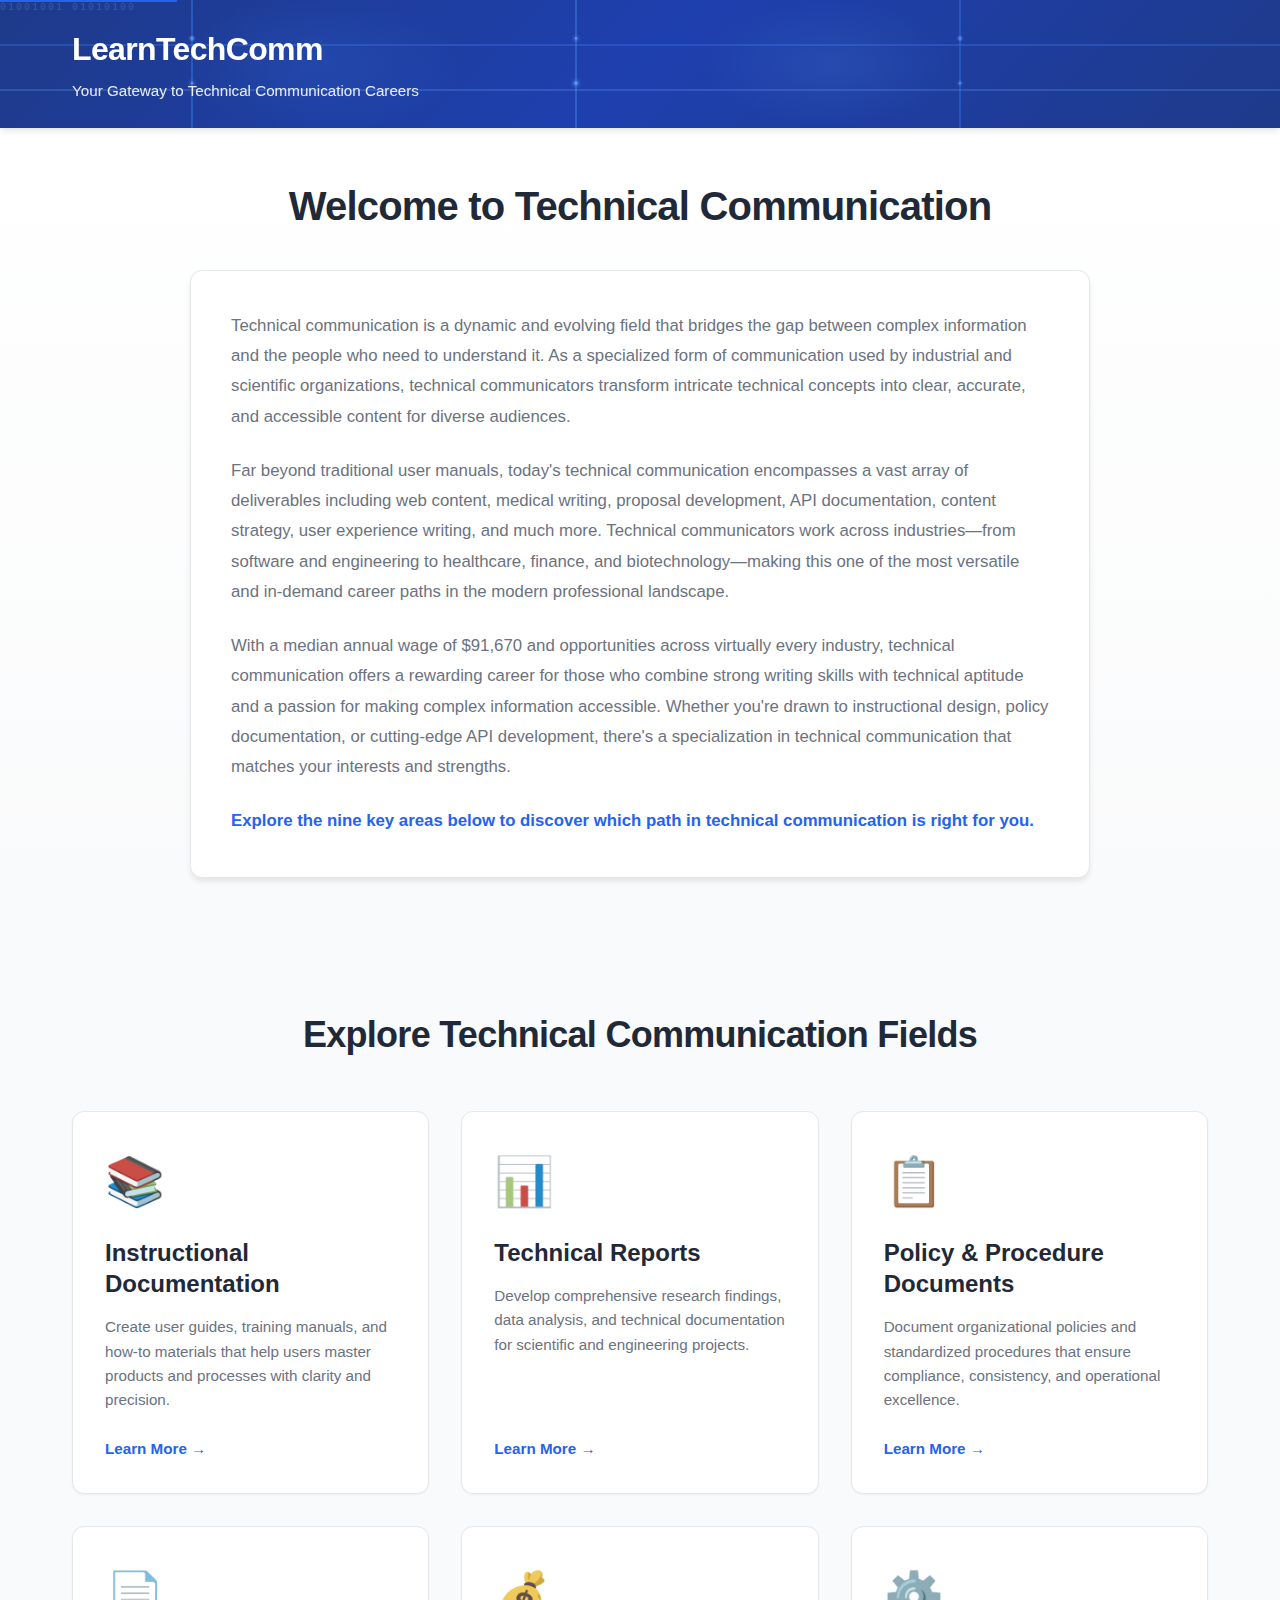
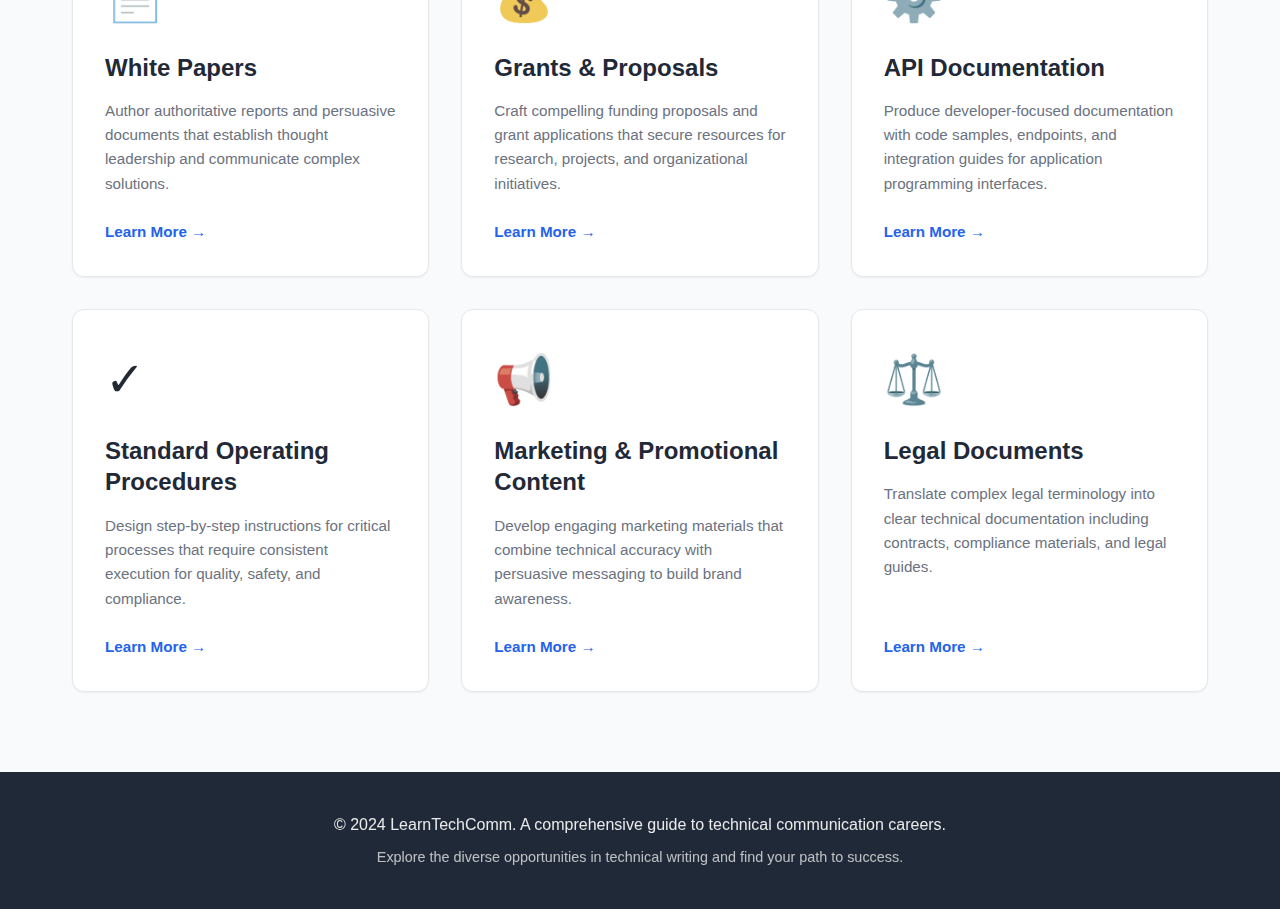
<file: index.html>
<!DOCTYPE html>
<html lang="en">
<head>
    <meta charset="UTF-8">
    <meta name="viewport" content="width=device-width, initial-scale=1.0">
    <meta name="description" content="Explore the diverse fields of Technical Communication and prepare for your career in technical writing.">
    <title>LearnTechComm - Technical Communication Career Guide</title>
    <link rel="stylesheet" href="css/styles.css">
</head>
<body>
    <header>
        <nav class="navbar">
            <div class="container">
                <h1 class="logo">LearnTechComm</h1>
                <p class="tagline">Your Gateway to Technical Communication Careers</p>
            </div>
        </nav>
    </header>

    <main>
        <section class="hero">
            <div class="container">
                <h2>Welcome to Technical Communication</h2>
                <div class="intro-content">
                    <p>Technical communication is a dynamic and evolving field that bridges the gap between complex information and the people who need to understand it. As a specialized form of communication used by industrial and scientific organizations, technical communicators transform intricate technical concepts into clear, accurate, and accessible content for diverse audiences.</p>

                    <p>Far beyond traditional user manuals, today's technical communication encompasses a vast array of deliverables including web content, medical writing, proposal development, API documentation, content strategy, user experience writing, and much more. Technical communicators work across industries—from software and engineering to healthcare, finance, and biotechnology—making this one of the most versatile and in-demand career paths in the modern professional landscape.</p>

                    <p>With a median annual wage of $91,670 and opportunities across virtually every industry, technical communication offers a rewarding career for those who combine strong writing skills with technical aptitude and a passion for making complex information accessible. Whether you're drawn to instructional design, policy documentation, or cutting-edge API development, there's a specialization in technical communication that matches your interests and strengths.</p>

                    <p><strong>Explore the nine key areas below to discover which path in technical communication is right for you.</strong></p>
                </div>
            </div>
        </section>

        <section class="fields-section">
            <div class="container">
                <h2 class="section-title">Explore Technical Communication Fields</h2>
                <div class="cards-grid">

                    <a href="pages/instructional-documentation.html" class="card">
                        <div class="card-icon">📚</div>
                        <h3>Instructional Documentation</h3>
                        <p class="card-description">Create user guides, training manuals, and how-to materials that help users master products and processes with clarity and precision.</p>
                        <span class="card-link">Learn More →</span>
                    </a>

                    <a href="pages/technical-reports.html" class="card">
                        <div class="card-icon">📊</div>
                        <h3>Technical Reports</h3>
                        <p class="card-description">Develop comprehensive research findings, data analysis, and technical documentation for scientific and engineering projects.</p>
                        <span class="card-link">Learn More →</span>
                    </a>

                    <a href="pages/policy-procedures.html" class="card">
                        <div class="card-icon">📋</div>
                        <h3>Policy & Procedure Documents</h3>
                        <p class="card-description">Document organizational policies and standardized procedures that ensure compliance, consistency, and operational excellence.</p>
                        <span class="card-link">Learn More →</span>
                    </a>

                    <a href="pages/white-papers.html" class="card">
                        <div class="card-icon">📄</div>
                        <h3>White Papers</h3>
                        <p class="card-description">Author authoritative reports and persuasive documents that establish thought leadership and communicate complex solutions.</p>
                        <span class="card-link">Learn More →</span>
                    </a>

                    <a href="pages/grants-proposals.html" class="card">
                        <div class="card-icon">💰</div>
                        <h3>Grants & Proposals</h3>
                        <p class="card-description">Craft compelling funding proposals and grant applications that secure resources for research, projects, and organizational initiatives.</p>
                        <span class="card-link">Learn More →</span>
                    </a>

                    <a href="pages/api-documentation.html" class="card">
                        <div class="card-icon">⚙️</div>
                        <h3>API Documentation</h3>
                        <p class="card-description">Produce developer-focused documentation with code samples, endpoints, and integration guides for application programming interfaces.</p>
                        <span class="card-link">Learn More →</span>
                    </a>

                    <a href="pages/sops.html" class="card">
                        <div class="card-icon">✓</div>
                        <h3>Standard Operating Procedures</h3>
                        <p class="card-description">Design step-by-step instructions for critical processes that require consistent execution for quality, safety, and compliance.</p>
                        <span class="card-link">Learn More →</span>
                    </a>

                    <a href="pages/marketing-promotional.html" class="card">
                        <div class="card-icon">📢</div>
                        <h3>Marketing & Promotional Content</h3>
                        <p class="card-description">Develop engaging marketing materials that combine technical accuracy with persuasive messaging to build brand awareness.</p>
                        <span class="card-link">Learn More →</span>
                    </a>

                    <a href="pages/legal-documents.html" class="card">
                        <div class="card-icon">⚖️</div>
                        <h3>Legal Documents</h3>
                        <p class="card-description">Translate complex legal terminology into clear technical documentation including contracts, compliance materials, and legal guides.</p>
                        <span class="card-link">Learn More →</span>
                    </a>

                </div>
            </div>
        </section>
    </main>

    <footer>
        <div class="container">
            <p>&copy; 2024 LearnTechComm. A comprehensive guide to technical communication careers.</p>
            <p>Explore the diverse opportunities in technical writing and find your path to success.</p>
        </div>
    </footer>

    <script src="js/main.js"></script>
</body>
</html>
</file>
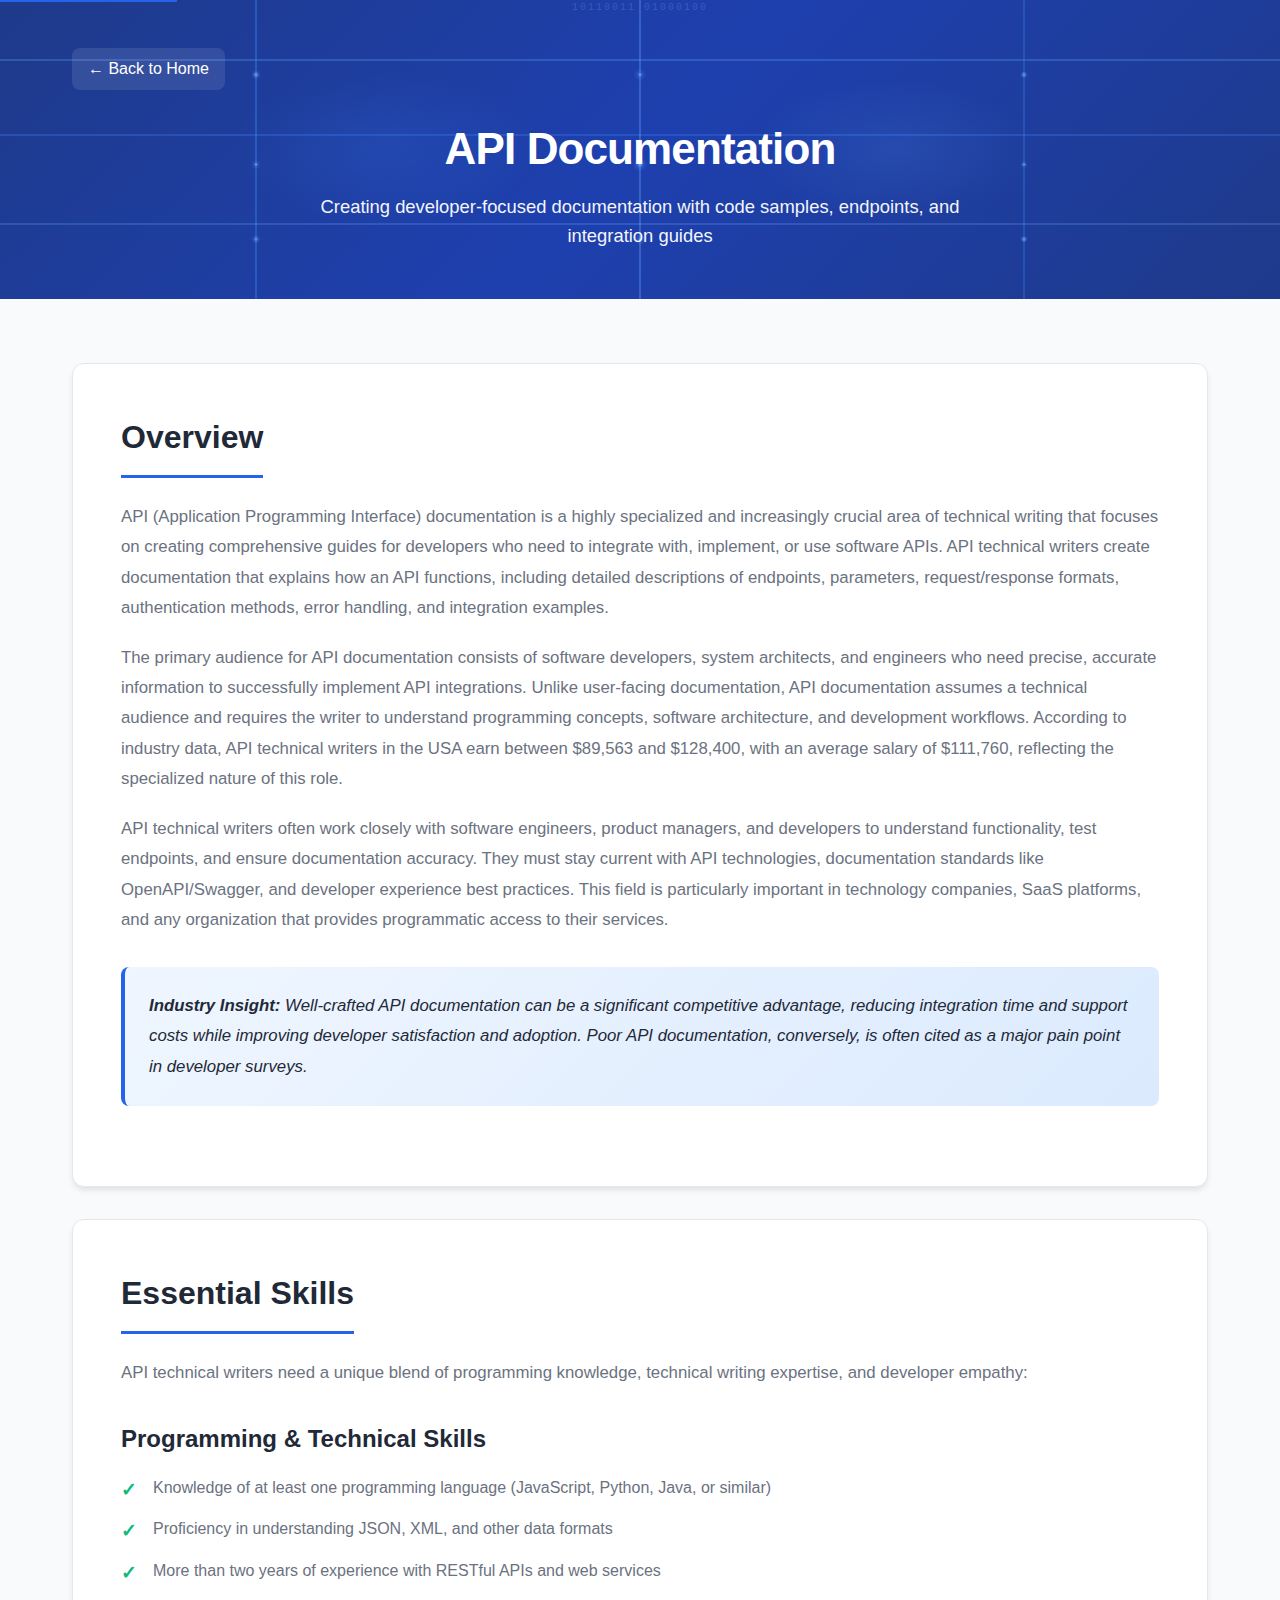
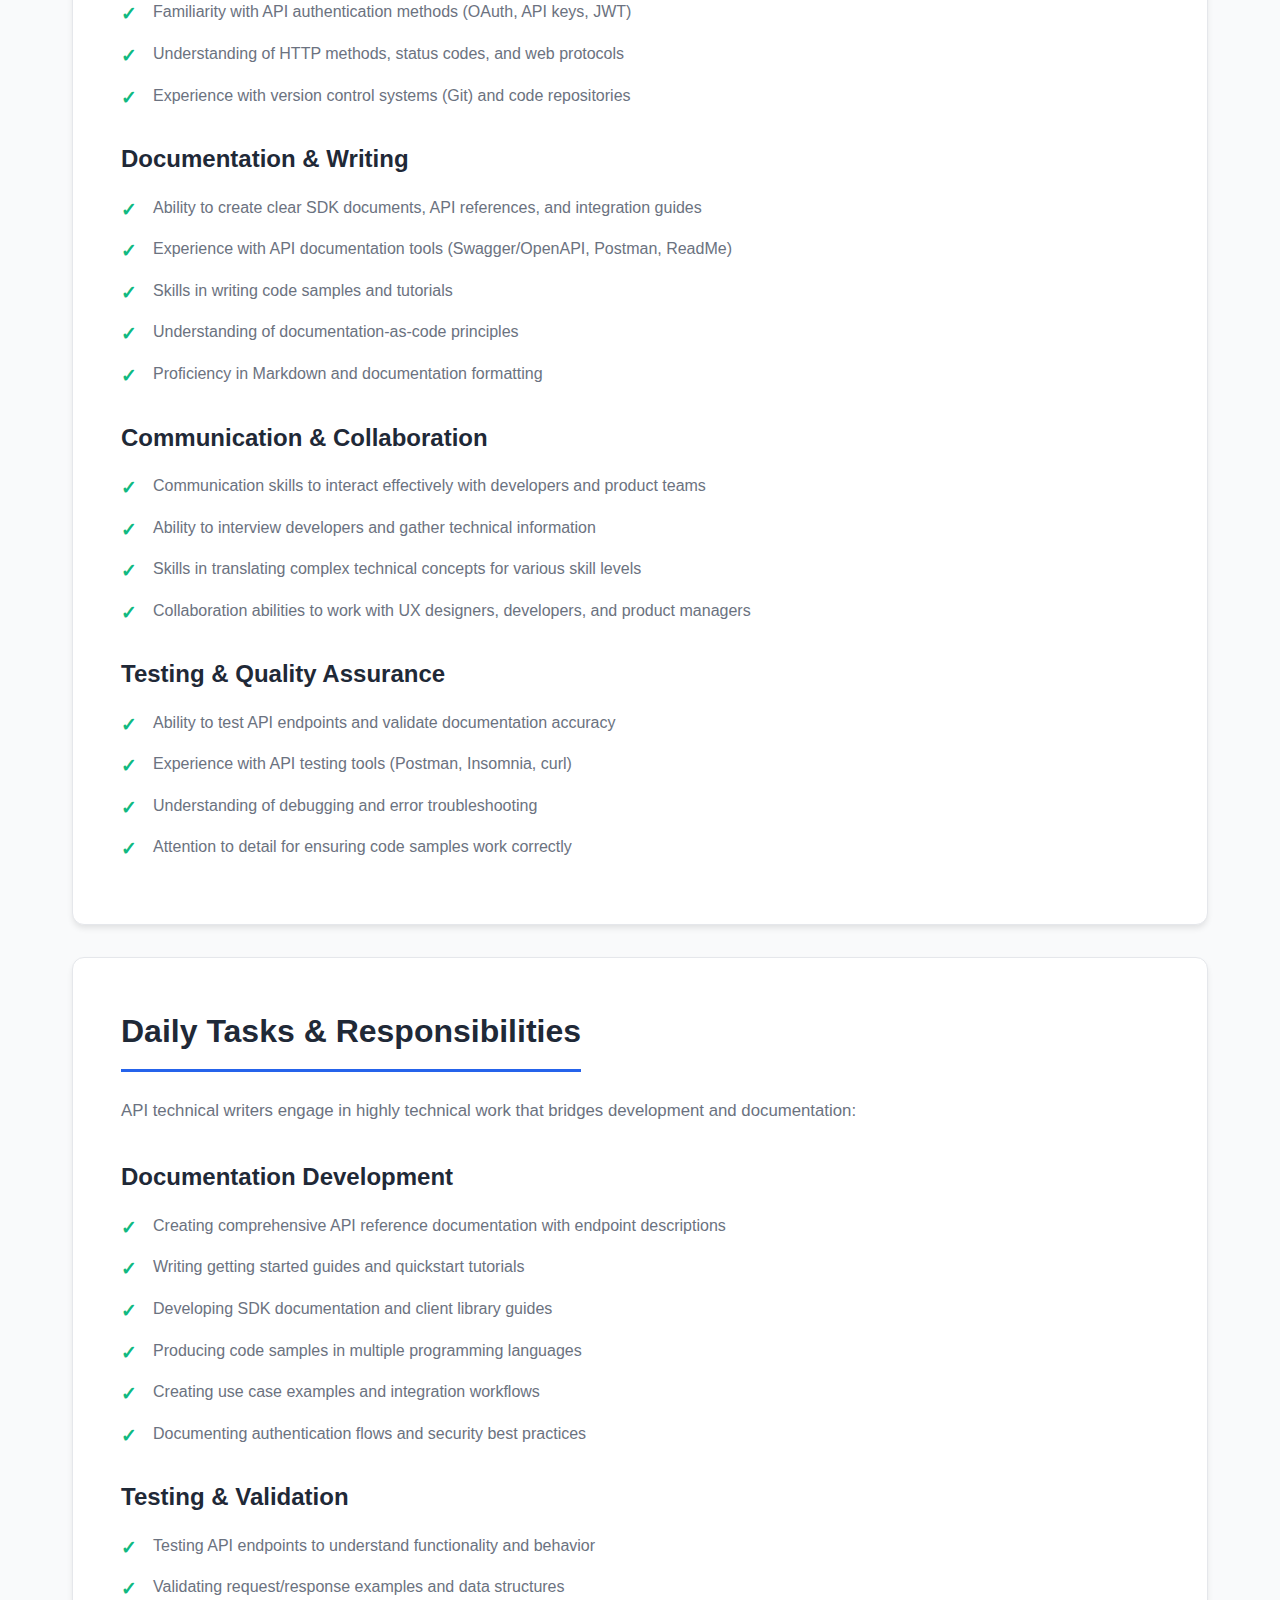
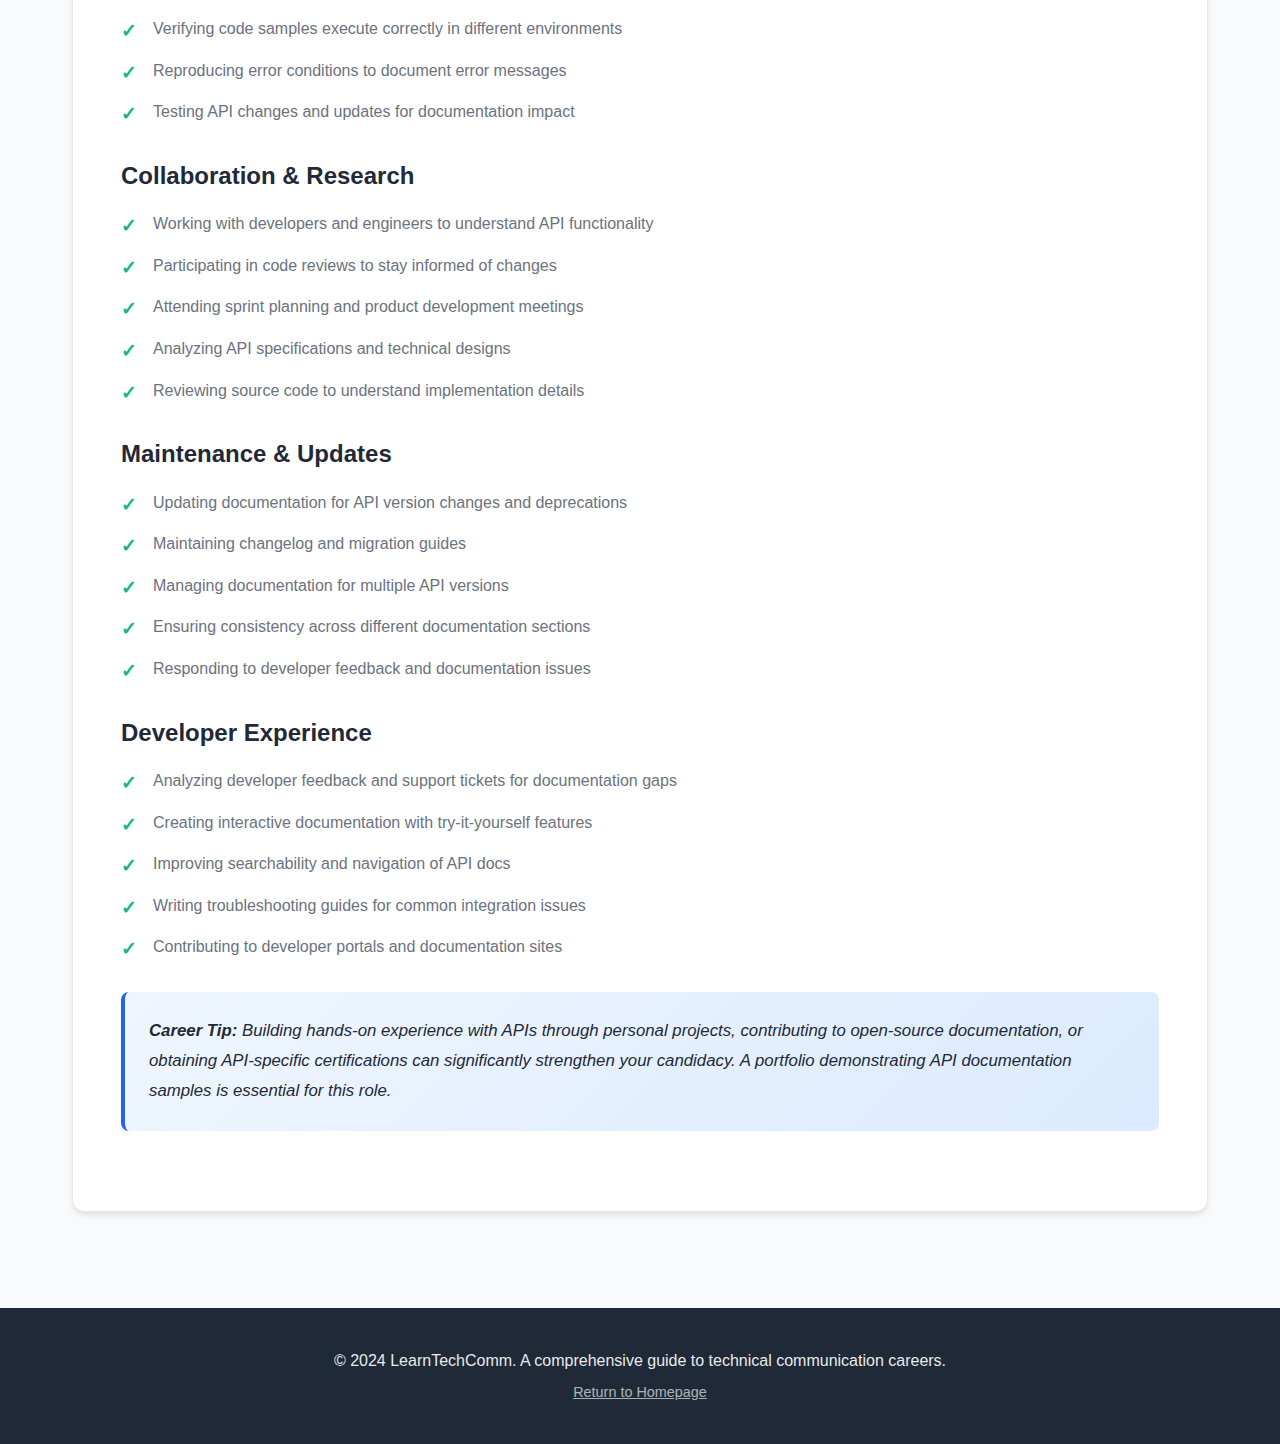
<file: pages/api-documentation.html>
<!DOCTYPE html>
<html lang="en">
<head>
    <meta charset="UTF-8">
    <meta name="viewport" content="width=device-width, initial-scale=1.0">
    <meta name="description" content="Learn about API Documentation in technical communication - skills, responsibilities, and career opportunities.">
    <title>API Documentation - LearnTechComm</title>
    <link rel="stylesheet" href="../css/styles.css">
</head>
<body class="subfield-page">
    <header>
        <nav class="navbar">
            <div class="container">
                <h1 class="logo">API Documentation</h1>
            </div>
        </nav>
    </header>

    <main>
        <section class="page-header">
            <div class="container">
                <a href="../index.html" class="back-link">← Back to Home</a>
                <h1>API Documentation</h1>
                <p>Creating developer-focused documentation with code samples, endpoints, and integration guides</p>
            </div>
        </section>

        <section class="content-section">
            <div class="container">
                <div class="content-card">
                    <h2>Overview</h2>
                    <p>API (Application Programming Interface) documentation is a highly specialized and increasingly crucial area of technical writing that focuses on creating comprehensive guides for developers who need to integrate with, implement, or use software APIs. API technical writers create documentation that explains how an API functions, including detailed descriptions of endpoints, parameters, request/response formats, authentication methods, error handling, and integration examples.</p>

                    <p>The primary audience for API documentation consists of software developers, system architects, and engineers who need precise, accurate information to successfully implement API integrations. Unlike user-facing documentation, API documentation assumes a technical audience and requires the writer to understand programming concepts, software architecture, and development workflows. According to industry data, API technical writers in the USA earn between $89,563 and $128,400, with an average salary of $111,760, reflecting the specialized nature of this role.</p>

                    <p>API technical writers often work closely with software engineers, product managers, and developers to understand functionality, test endpoints, and ensure documentation accuracy. They must stay current with API technologies, documentation standards like OpenAPI/Swagger, and developer experience best practices. This field is particularly important in technology companies, SaaS platforms, and any organization that provides programmatic access to their services.</p>

                    <div class="highlight-box">
                        <p><strong>Industry Insight:</strong> Well-crafted API documentation can be a significant competitive advantage, reducing integration time and support costs while improving developer satisfaction and adoption. Poor API documentation, conversely, is often cited as a major pain point in developer surveys.</p>
                    </div>
                </div>

                <div class="content-card">
                    <h2>Essential Skills</h2>
                    <p>API technical writers need a unique blend of programming knowledge, technical writing expertise, and developer empathy:</p>

                    <h3>Programming & Technical Skills</h3>
                    <ul>
                        <li>Knowledge of at least one programming language (JavaScript, Python, Java, or similar)</li>
                        <li>Proficiency in understanding JSON, XML, and other data formats</li>
                        <li>More than two years of experience with RESTful APIs and web services</li>
                        <li>Familiarity with API authentication methods (OAuth, API keys, JWT)</li>
                        <li>Understanding of HTTP methods, status codes, and web protocols</li>
                        <li>Experience with version control systems (Git) and code repositories</li>
                    </ul>

                    <h3>Documentation & Writing</h3>
                    <ul>
                        <li>Ability to create clear SDK documents, API references, and integration guides</li>
                        <li>Experience with API documentation tools (Swagger/OpenAPI, Postman, ReadMe)</li>
                        <li>Skills in writing code samples and tutorials</li>
                        <li>Understanding of documentation-as-code principles</li>
                        <li>Proficiency in Markdown and documentation formatting</li>
                    </ul>

                    <h3>Communication & Collaboration</h3>
                    <ul>
                        <li>Communication skills to interact effectively with developers and product teams</li>
                        <li>Ability to interview developers and gather technical information</li>
                        <li>Skills in translating complex technical concepts for various skill levels</li>
                        <li>Collaboration abilities to work with UX designers, developers, and product managers</li>
                    </ul>

                    <h3>Testing & Quality Assurance</h3>
                    <ul>
                        <li>Ability to test API endpoints and validate documentation accuracy</li>
                        <li>Experience with API testing tools (Postman, Insomnia, curl)</li>
                        <li>Understanding of debugging and error troubleshooting</li>
                        <li>Attention to detail for ensuring code samples work correctly</li>
                    </ul>
                </div>

                <div class="content-card">
                    <h2>Daily Tasks & Responsibilities</h2>
                    <p>API technical writers engage in highly technical work that bridges development and documentation:</p>

                    <h3>Documentation Development</h3>
                    <ul>
                        <li>Creating comprehensive API reference documentation with endpoint descriptions</li>
                        <li>Writing getting started guides and quickstart tutorials</li>
                        <li>Developing SDK documentation and client library guides</li>
                        <li>Producing code samples in multiple programming languages</li>
                        <li>Creating use case examples and integration workflows</li>
                        <li>Documenting authentication flows and security best practices</li>
                    </ul>

                    <h3>Testing & Validation</h3>
                    <ul>
                        <li>Testing API endpoints to understand functionality and behavior</li>
                        <li>Validating request/response examples and data structures</li>
                        <li>Verifying code samples execute correctly in different environments</li>
                        <li>Reproducing error conditions to document error messages</li>
                        <li>Testing API changes and updates for documentation impact</li>
                    </ul>

                    <h3>Collaboration & Research</h3>
                    <ul>
                        <li>Working with developers and engineers to understand API functionality</li>
                        <li>Participating in code reviews to stay informed of changes</li>
                        <li>Attending sprint planning and product development meetings</li>
                        <li>Analyzing API specifications and technical designs</li>
                        <li>Reviewing source code to understand implementation details</li>
                    </ul>

                    <h3>Maintenance & Updates</h3>
                    <ul>
                        <li>Updating documentation for API version changes and deprecations</li>
                        <li>Maintaining changelog and migration guides</li>
                        <li>Managing documentation for multiple API versions</li>
                        <li>Ensuring consistency across different documentation sections</li>
                        <li>Responding to developer feedback and documentation issues</li>
                    </ul>

                    <h3>Developer Experience</h3>
                    <ul>
                        <li>Analyzing developer feedback and support tickets for documentation gaps</li>
                        <li>Creating interactive documentation with try-it-yourself features</li>
                        <li>Improving searchability and navigation of API docs</li>
                        <li>Writing troubleshooting guides for common integration issues</li>
                        <li>Contributing to developer portals and documentation sites</li>
                    </ul>

                    <div class="highlight-box">
                        <p><strong>Career Tip:</strong> Building hands-on experience with APIs through personal projects, contributing to open-source documentation, or obtaining API-specific certifications can significantly strengthen your candidacy. A portfolio demonstrating API documentation samples is essential for this role.</p>
                    </div>
                </div>
            </div>
        </section>
    </main>

    <footer>
        <div class="container">
            <p>&copy; 2024 LearnTechComm. A comprehensive guide to technical communication careers.</p>
            <p><a href="../index.html" style="color: white; opacity: 0.9;">Return to Homepage</a></p>
        </div>
    </footer>

    <script src="../js/main.js"></script>
</body>
</html>
</file>
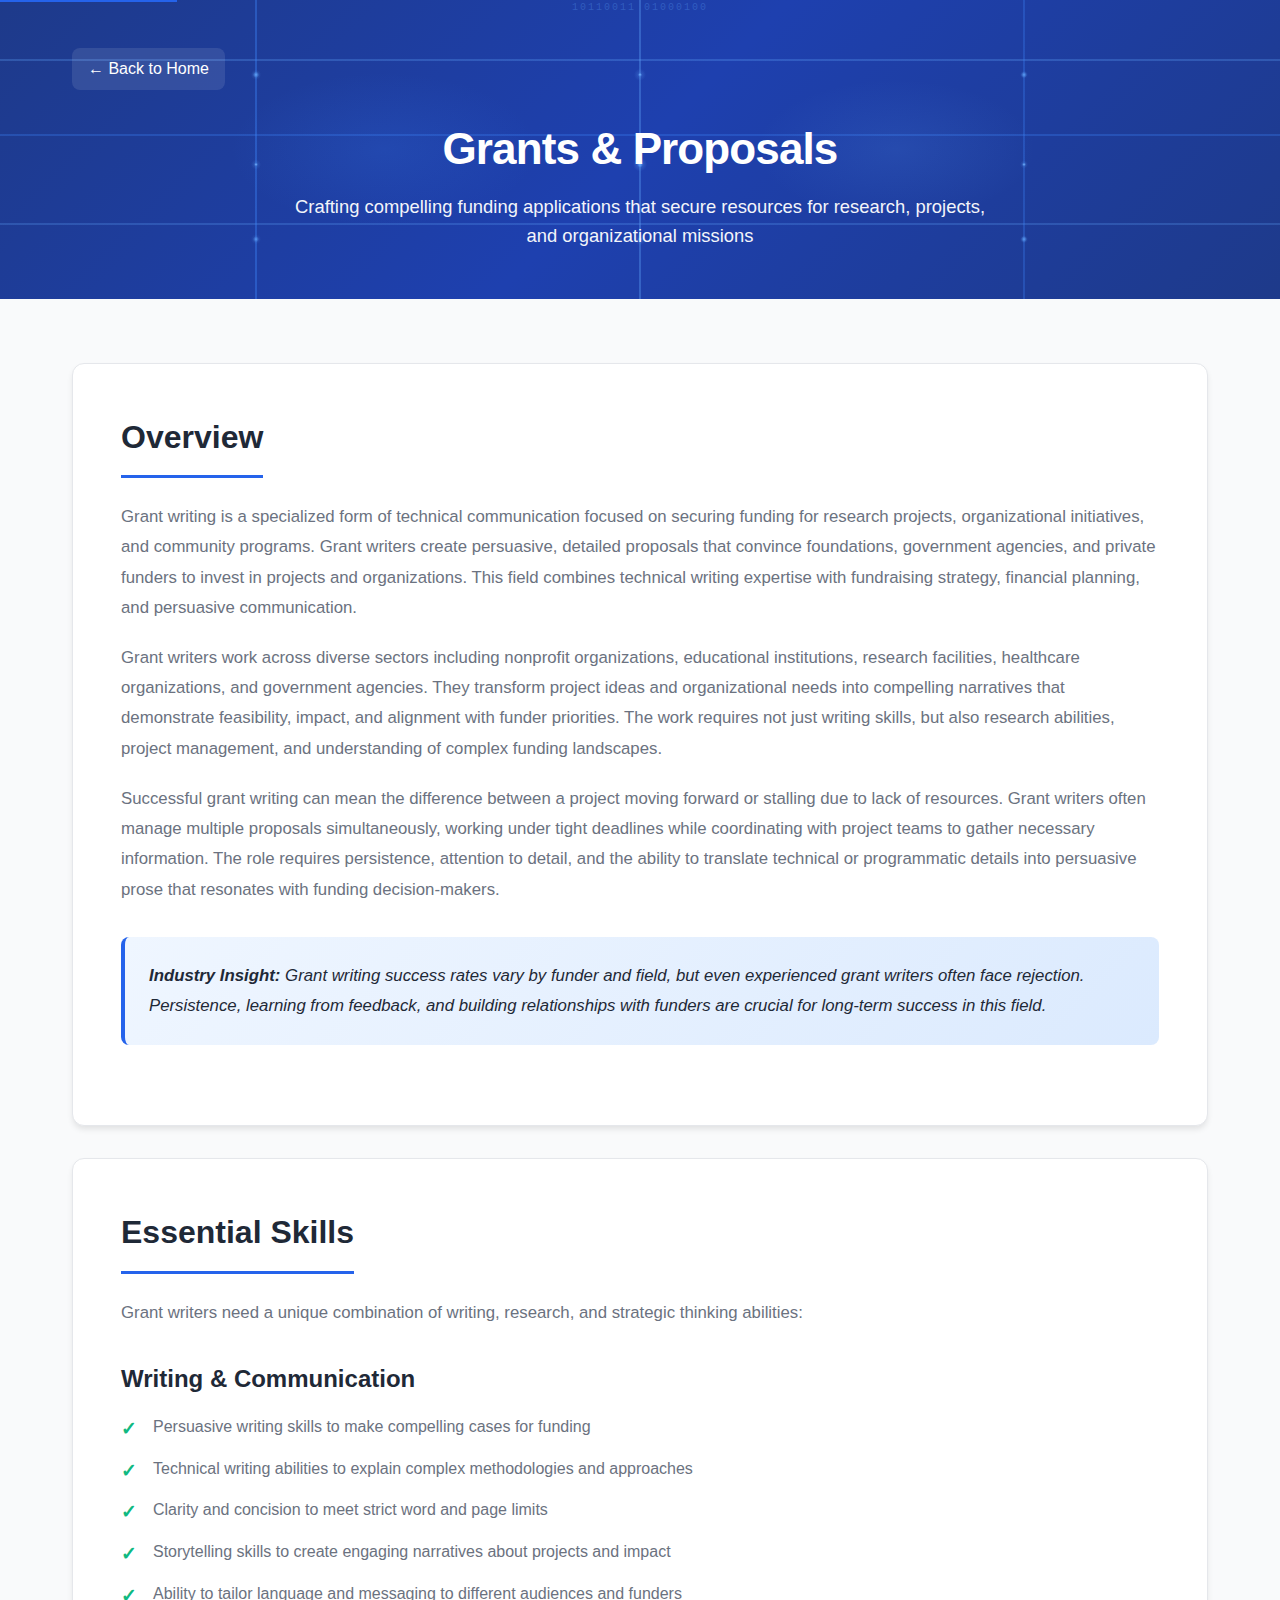
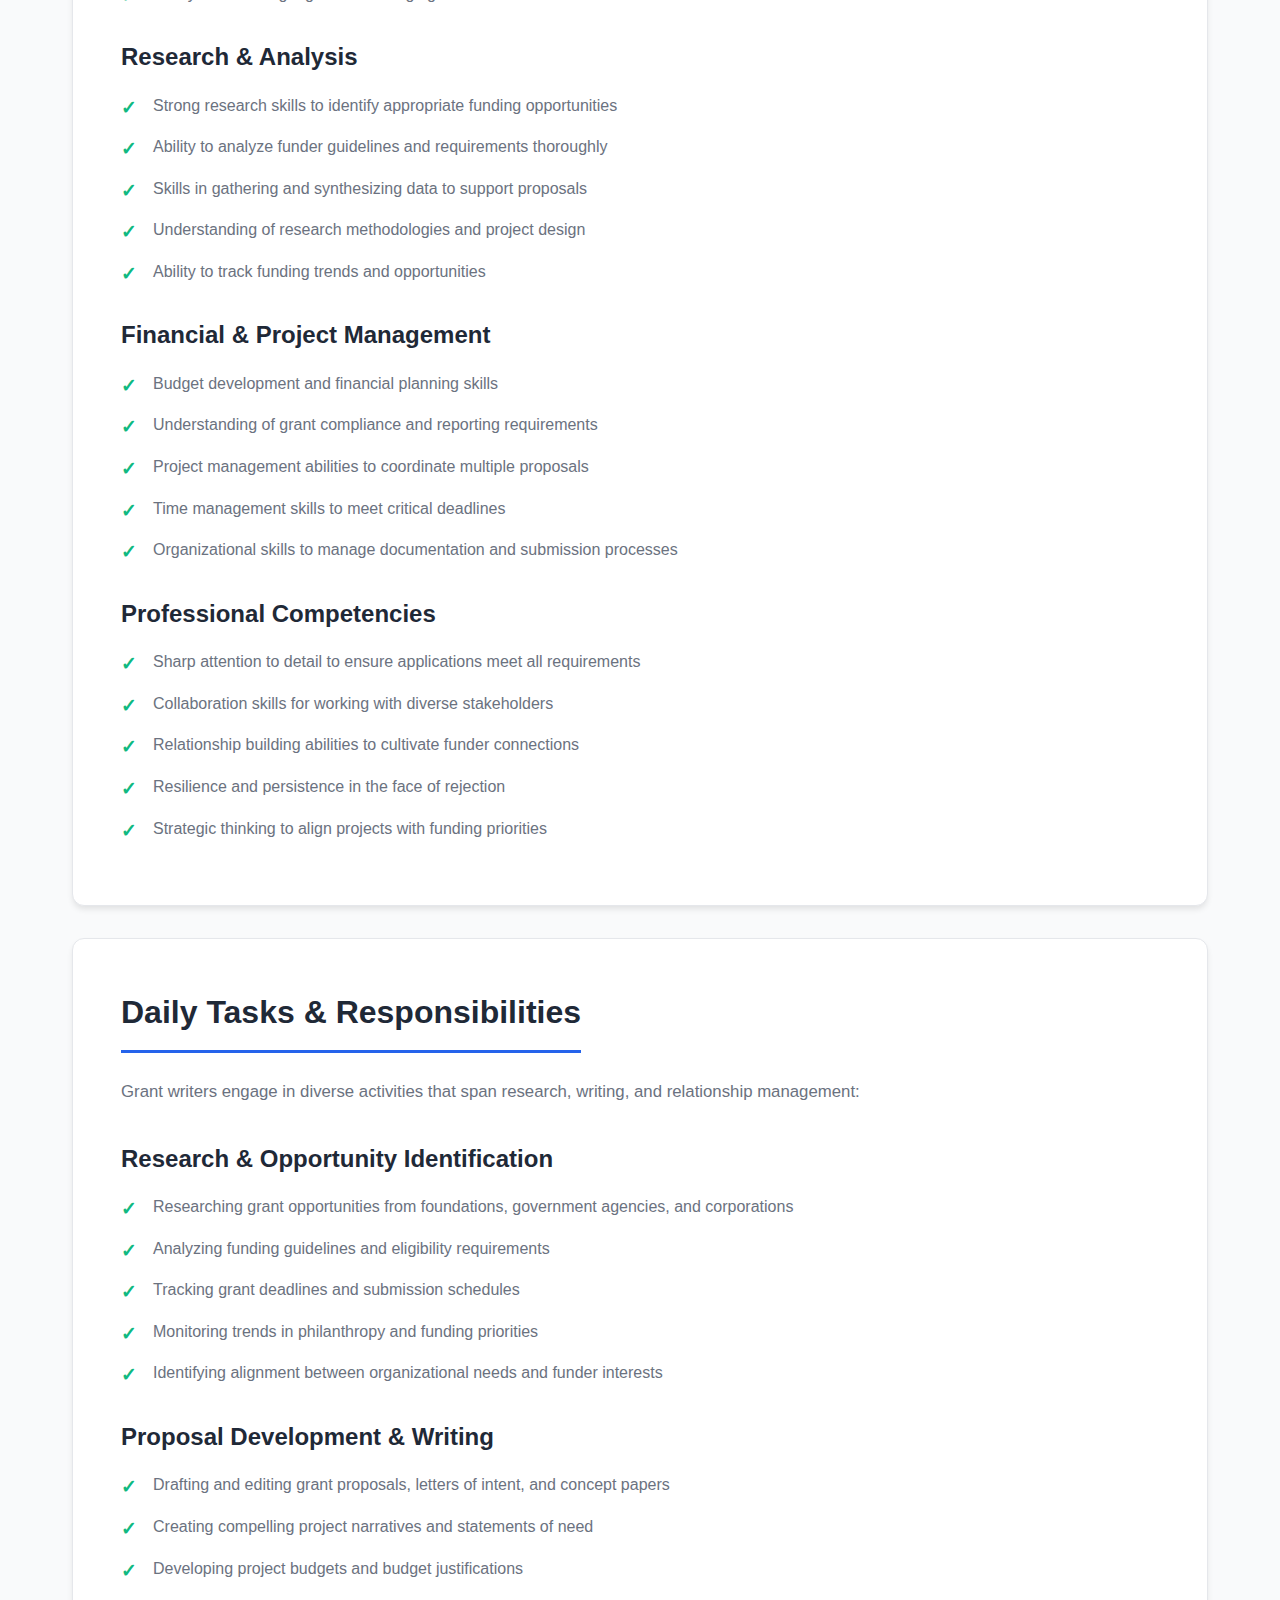
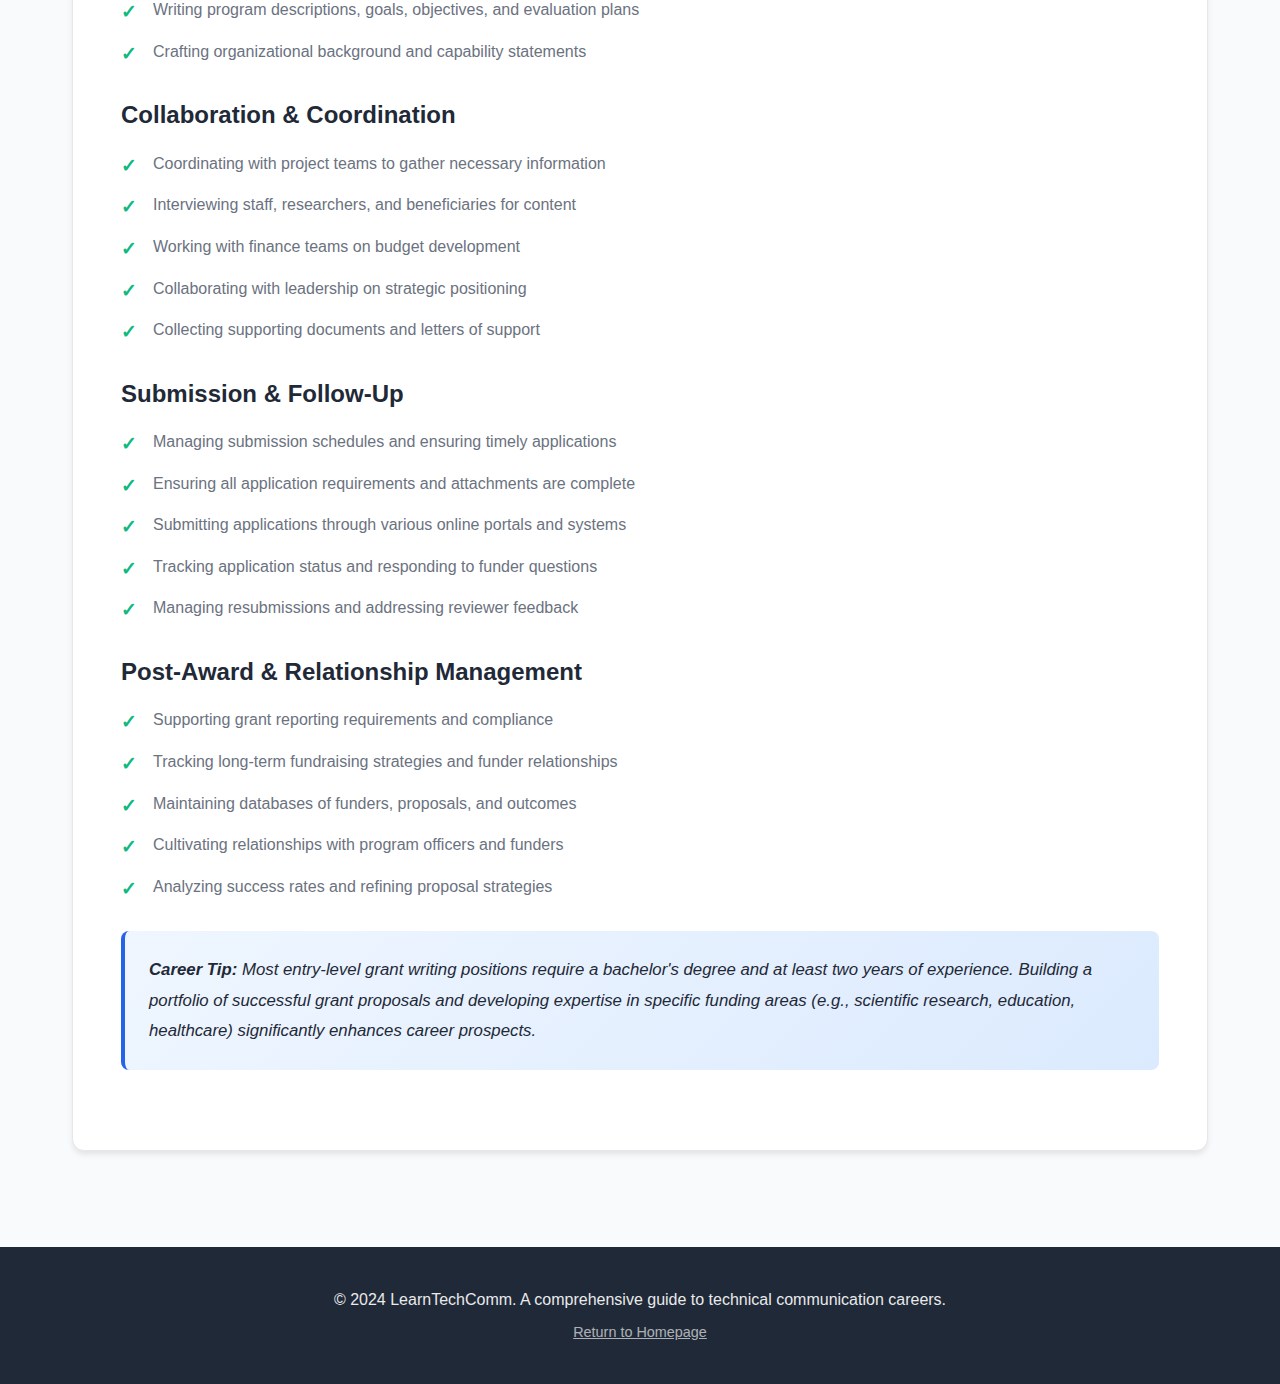
<file: pages/grants-proposals.html>
<!DOCTYPE html>
<html lang="en">
<head>
    <meta charset="UTF-8">
    <meta name="viewport" content="width=device-width, initial-scale=1.0">
    <meta name="description" content="Learn about Grants & Proposals in technical communication - skills, responsibilities, and career opportunities.">
    <title>Grants & Proposals - LearnTechComm</title>
    <link rel="stylesheet" href="../css/styles.css">
</head>
<body class="subfield-page">
    <header>
        <nav class="navbar">
            <div class="container">
                <h1 class="logo">Grants & Proposals</h1>
            </div>
        </nav>
    </header>

    <main>
        <section class="page-header">
            <div class="container">
                <a href="../index.html" class="back-link">← Back to Home</a>
                <h1>Grants & Proposals</h1>
                <p>Crafting compelling funding applications that secure resources for research, projects, and organizational missions</p>
            </div>
        </section>

        <section class="content-section">
            <div class="container">
                <div class="content-card">
                    <h2>Overview</h2>
                    <p>Grant writing is a specialized form of technical communication focused on securing funding for research projects, organizational initiatives, and community programs. Grant writers create persuasive, detailed proposals that convince foundations, government agencies, and private funders to invest in projects and organizations. This field combines technical writing expertise with fundraising strategy, financial planning, and persuasive communication.</p>

                    <p>Grant writers work across diverse sectors including nonprofit organizations, educational institutions, research facilities, healthcare organizations, and government agencies. They transform project ideas and organizational needs into compelling narratives that demonstrate feasibility, impact, and alignment with funder priorities. The work requires not just writing skills, but also research abilities, project management, and understanding of complex funding landscapes.</p>

                    <p>Successful grant writing can mean the difference between a project moving forward or stalling due to lack of resources. Grant writers often manage multiple proposals simultaneously, working under tight deadlines while coordinating with project teams to gather necessary information. The role requires persistence, attention to detail, and the ability to translate technical or programmatic details into persuasive prose that resonates with funding decision-makers.</p>

                    <div class="highlight-box">
                        <p><strong>Industry Insight:</strong> Grant writing success rates vary by funder and field, but even experienced grant writers often face rejection. Persistence, learning from feedback, and building relationships with funders are crucial for long-term success in this field.</p>
                    </div>
                </div>

                <div class="content-card">
                    <h2>Essential Skills</h2>
                    <p>Grant writers need a unique combination of writing, research, and strategic thinking abilities:</p>

                    <h3>Writing & Communication</h3>
                    <ul>
                        <li>Persuasive writing skills to make compelling cases for funding</li>
                        <li>Technical writing abilities to explain complex methodologies and approaches</li>
                        <li>Clarity and concision to meet strict word and page limits</li>
                        <li>Storytelling skills to create engaging narratives about projects and impact</li>
                        <li>Ability to tailor language and messaging to different audiences and funders</li>
                    </ul>

                    <h3>Research & Analysis</h3>
                    <ul>
                        <li>Strong research skills to identify appropriate funding opportunities</li>
                        <li>Ability to analyze funder guidelines and requirements thoroughly</li>
                        <li>Skills in gathering and synthesizing data to support proposals</li>
                        <li>Understanding of research methodologies and project design</li>
                        <li>Ability to track funding trends and opportunities</li>
                    </ul>

                    <h3>Financial & Project Management</h3>
                    <ul>
                        <li>Budget development and financial planning skills</li>
                        <li>Understanding of grant compliance and reporting requirements</li>
                        <li>Project management abilities to coordinate multiple proposals</li>
                        <li>Time management skills to meet critical deadlines</li>
                        <li>Organizational skills to manage documentation and submission processes</li>
                    </ul>

                    <h3>Professional Competencies</h3>
                    <ul>
                        <li>Sharp attention to detail to ensure applications meet all requirements</li>
                        <li>Collaboration skills for working with diverse stakeholders</li>
                        <li>Relationship building abilities to cultivate funder connections</li>
                        <li>Resilience and persistence in the face of rejection</li>
                        <li>Strategic thinking to align projects with funding priorities</li>
                    </ul>
                </div>

                <div class="content-card">
                    <h2>Daily Tasks & Responsibilities</h2>
                    <p>Grant writers engage in diverse activities that span research, writing, and relationship management:</p>

                    <h3>Research & Opportunity Identification</h3>
                    <ul>
                        <li>Researching grant opportunities from foundations, government agencies, and corporations</li>
                        <li>Analyzing funding guidelines and eligibility requirements</li>
                        <li>Tracking grant deadlines and submission schedules</li>
                        <li>Monitoring trends in philanthropy and funding priorities</li>
                        <li>Identifying alignment between organizational needs and funder interests</li>
                    </ul>

                    <h3>Proposal Development & Writing</h3>
                    <ul>
                        <li>Drafting and editing grant proposals, letters of intent, and concept papers</li>
                        <li>Creating compelling project narratives and statements of need</li>
                        <li>Developing project budgets and budget justifications</li>
                        <li>Writing program descriptions, goals, objectives, and evaluation plans</li>
                        <li>Crafting organizational background and capability statements</li>
                    </ul>

                    <h3>Collaboration & Coordination</h3>
                    <ul>
                        <li>Coordinating with project teams to gather necessary information</li>
                        <li>Interviewing staff, researchers, and beneficiaries for content</li>
                        <li>Working with finance teams on budget development</li>
                        <li>Collaborating with leadership on strategic positioning</li>
                        <li>Collecting supporting documents and letters of support</li>
                    </ul>

                    <h3>Submission & Follow-Up</h3>
                    <ul>
                        <li>Managing submission schedules and ensuring timely applications</li>
                        <li>Ensuring all application requirements and attachments are complete</li>
                        <li>Submitting applications through various online portals and systems</li>
                        <li>Tracking application status and responding to funder questions</li>
                        <li>Managing resubmissions and addressing reviewer feedback</li>
                    </ul>

                    <h3>Post-Award & Relationship Management</h3>
                    <ul>
                        <li>Supporting grant reporting requirements and compliance</li>
                        <li>Tracking long-term fundraising strategies and funder relationships</li>
                        <li>Maintaining databases of funders, proposals, and outcomes</li>
                        <li>Cultivating relationships with program officers and funders</li>
                        <li>Analyzing success rates and refining proposal strategies</li>
                    </ul>

                    <div class="highlight-box">
                        <p><strong>Career Tip:</strong> Most entry-level grant writing positions require a bachelor's degree and at least two years of experience. Building a portfolio of successful grant proposals and developing expertise in specific funding areas (e.g., scientific research, education, healthcare) significantly enhances career prospects.</p>
                    </div>
                </div>
            </div>
        </section>
    </main>

    <footer>
        <div class="container">
            <p>&copy; 2024 LearnTechComm. A comprehensive guide to technical communication careers.</p>
            <p><a href="../index.html" style="color: white; opacity: 0.9;">Return to Homepage</a></p>
        </div>
    </footer>

    <script src="../js/main.js"></script>
</body>
</html>
</file>
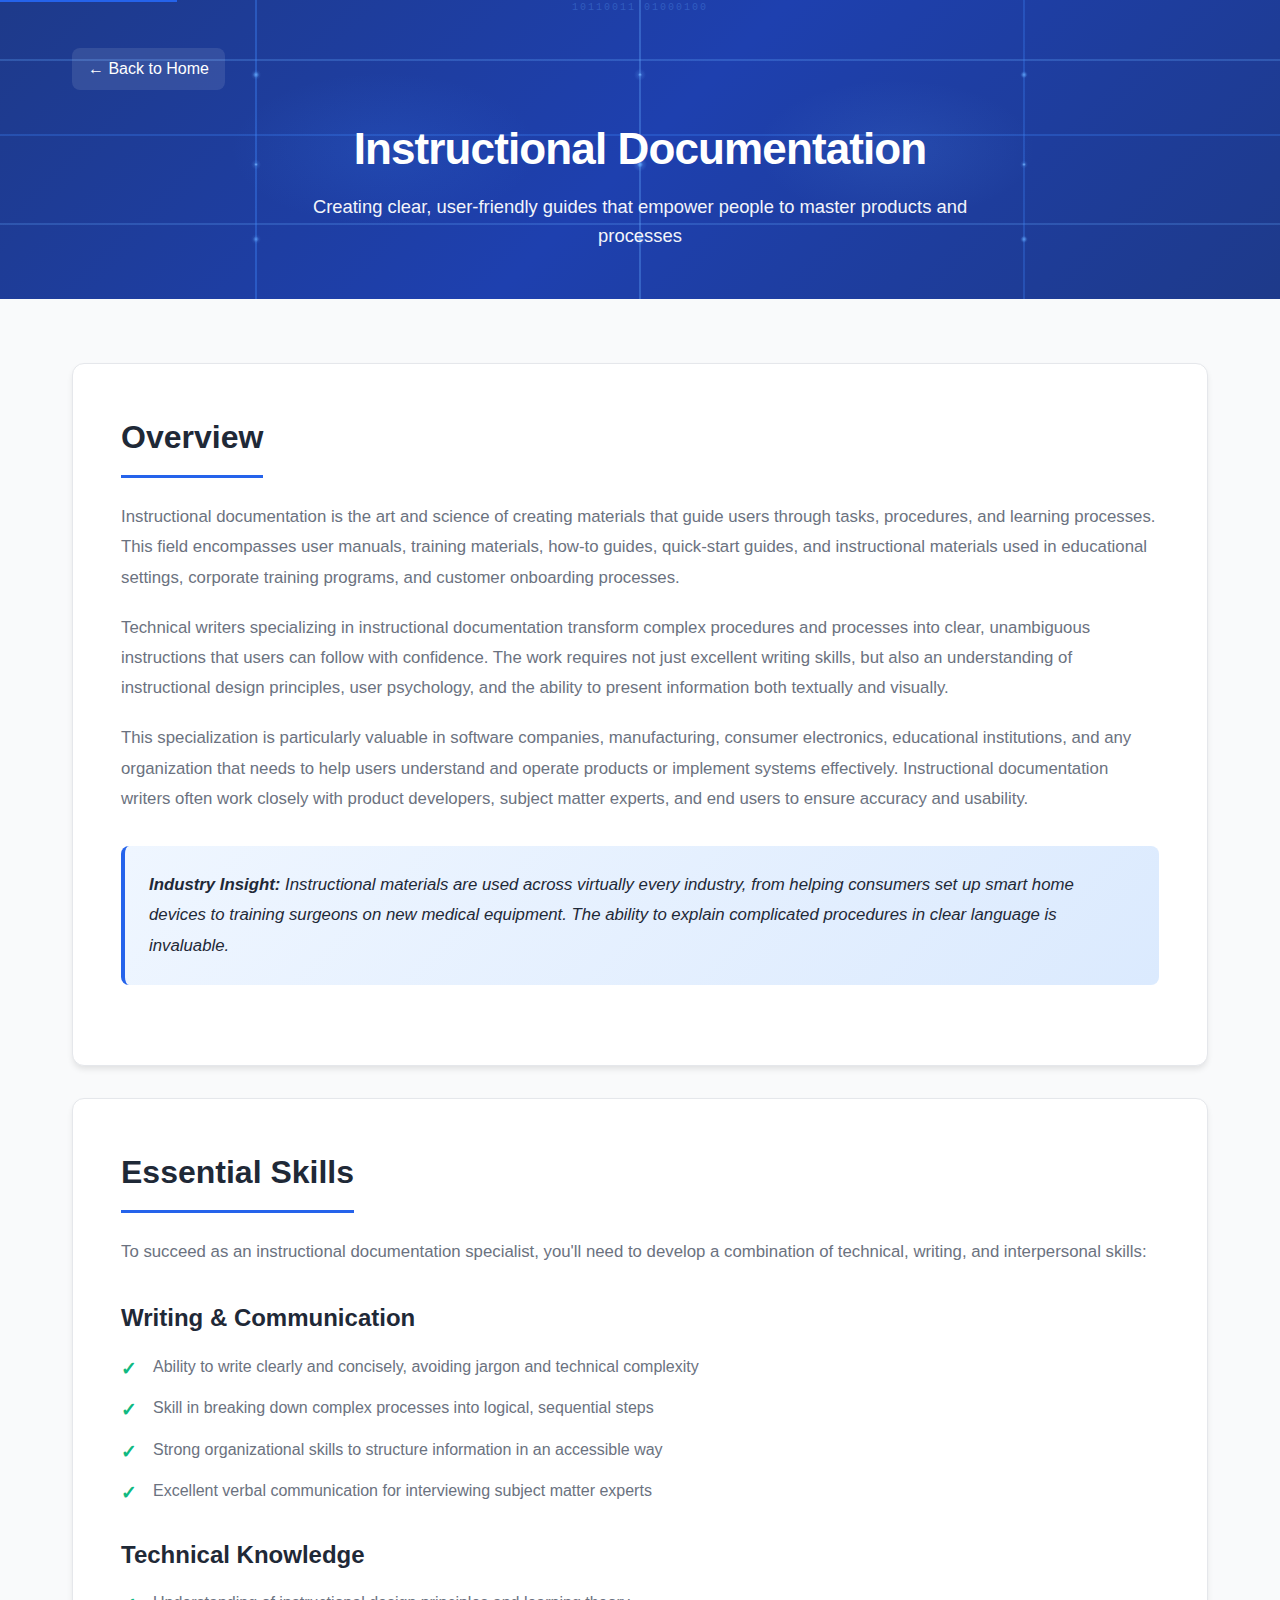
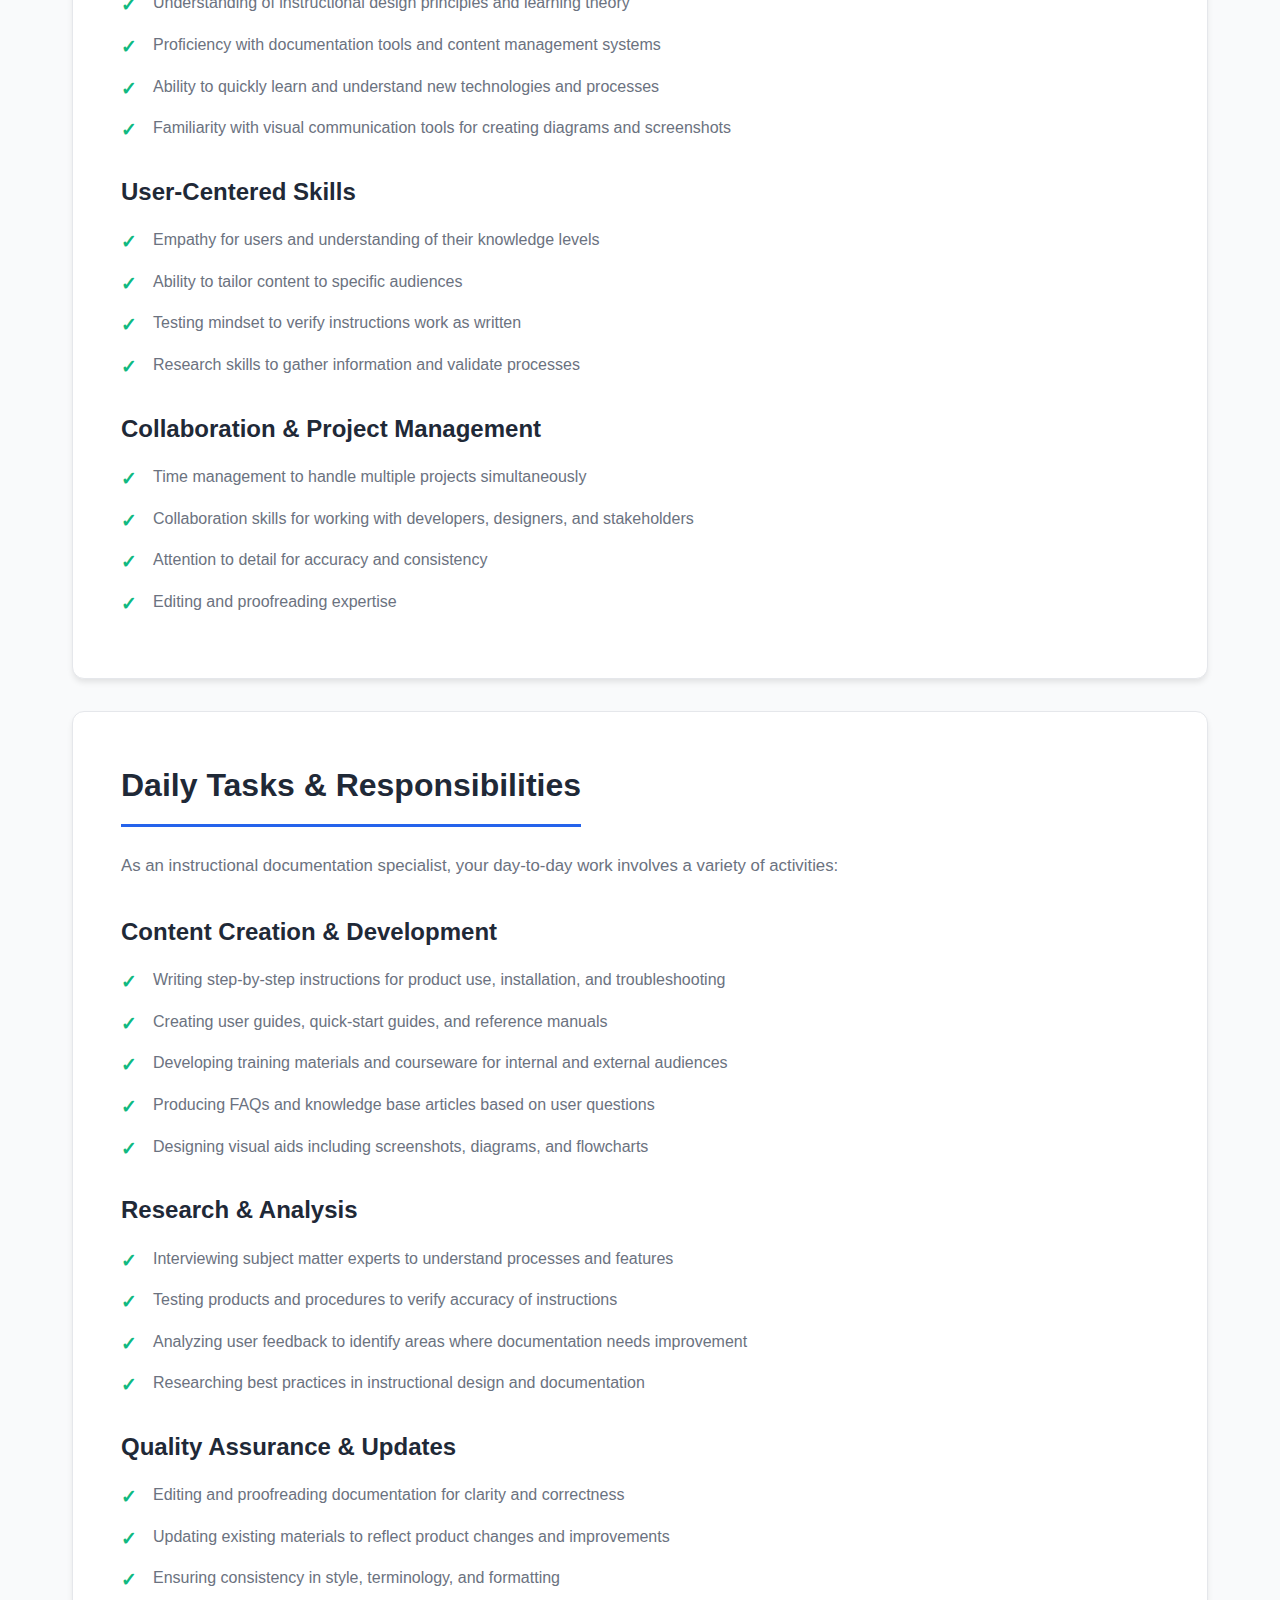
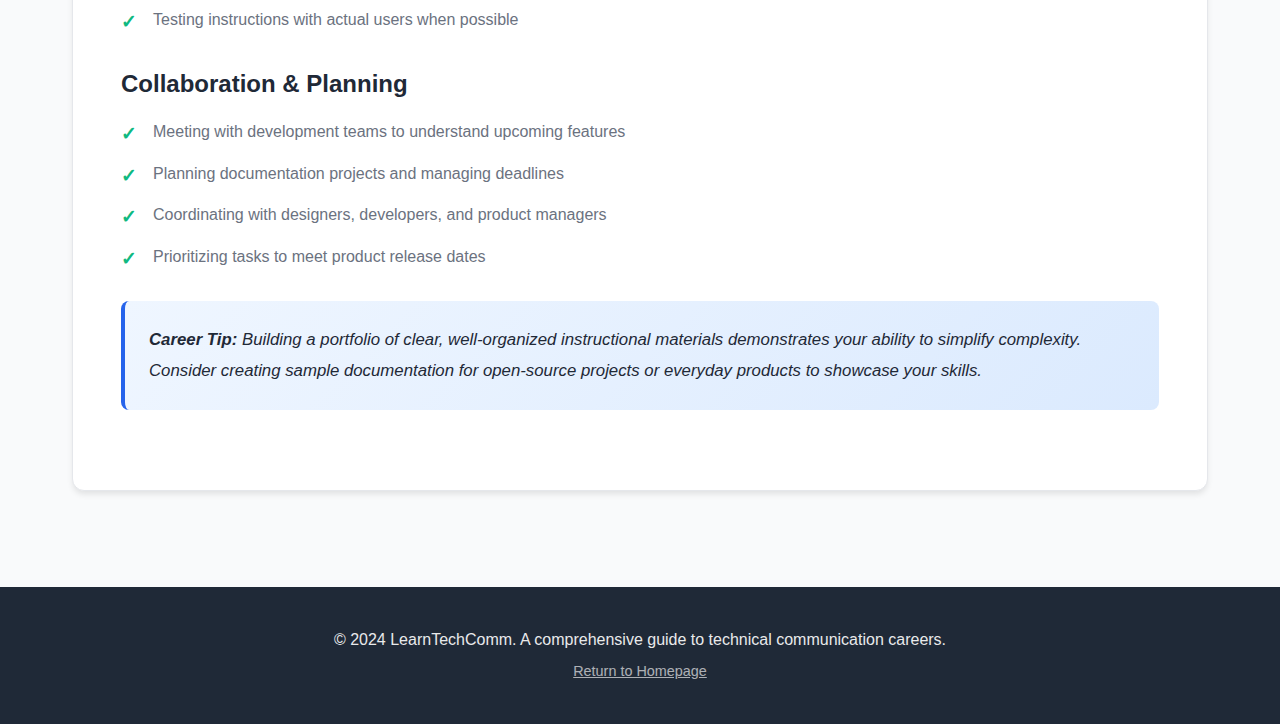
<file: pages/instructional-documentation.html>
<!DOCTYPE html>
<html lang="en">
<head>
    <meta charset="UTF-8">
    <meta name="viewport" content="width=device-width, initial-scale=1.0">
    <meta name="description" content="Learn about Instructional Documentation in technical communication - skills, responsibilities, and career opportunities.">
    <title>Instructional Documentation - LearnTechComm</title>
    <link rel="stylesheet" href="../css/styles.css">
</head>
<body class="subfield-page">
    <header>
        <nav class="navbar">
            <div class="container">
                <h1 class="logo">Instructional Documentation</h1>
            </div>
        </nav>
    </header>

    <main>
        <section class="page-header">
            <div class="container">
                <a href="../index.html" class="back-link">← Back to Home</a>
                <h1>Instructional Documentation</h1>
                <p>Creating clear, user-friendly guides that empower people to master products and processes</p>
            </div>
        </section>

        <section class="content-section">
            <div class="container">
                <div class="content-card">
                    <h2>Overview</h2>
                    <p>Instructional documentation is the art and science of creating materials that guide users through tasks, procedures, and learning processes. This field encompasses user manuals, training materials, how-to guides, quick-start guides, and instructional materials used in educational settings, corporate training programs, and customer onboarding processes.</p>

                    <p>Technical writers specializing in instructional documentation transform complex procedures and processes into clear, unambiguous instructions that users can follow with confidence. The work requires not just excellent writing skills, but also an understanding of instructional design principles, user psychology, and the ability to present information both textually and visually.</p>

                    <p>This specialization is particularly valuable in software companies, manufacturing, consumer electronics, educational institutions, and any organization that needs to help users understand and operate products or implement systems effectively. Instructional documentation writers often work closely with product developers, subject matter experts, and end users to ensure accuracy and usability.</p>

                    <div class="highlight-box">
                        <p><strong>Industry Insight:</strong> Instructional materials are used across virtually every industry, from helping consumers set up smart home devices to training surgeons on new medical equipment. The ability to explain complicated procedures in clear language is invaluable.</p>
                    </div>
                </div>

                <div class="content-card">
                    <h2>Essential Skills</h2>
                    <p>To succeed as an instructional documentation specialist, you'll need to develop a combination of technical, writing, and interpersonal skills:</p>

                    <h3>Writing & Communication</h3>
                    <ul>
                        <li>Ability to write clearly and concisely, avoiding jargon and technical complexity</li>
                        <li>Skill in breaking down complex processes into logical, sequential steps</li>
                        <li>Strong organizational skills to structure information in an accessible way</li>
                        <li>Excellent verbal communication for interviewing subject matter experts</li>
                    </ul>

                    <h3>Technical Knowledge</h3>
                    <ul>
                        <li>Understanding of instructional design principles and learning theory</li>
                        <li>Proficiency with documentation tools and content management systems</li>
                        <li>Ability to quickly learn and understand new technologies and processes</li>
                        <li>Familiarity with visual communication tools for creating diagrams and screenshots</li>
                    </ul>

                    <h3>User-Centered Skills</h3>
                    <ul>
                        <li>Empathy for users and understanding of their knowledge levels</li>
                        <li>Ability to tailor content to specific audiences</li>
                        <li>Testing mindset to verify instructions work as written</li>
                        <li>Research skills to gather information and validate processes</li>
                    </ul>

                    <h3>Collaboration & Project Management</h3>
                    <ul>
                        <li>Time management to handle multiple projects simultaneously</li>
                        <li>Collaboration skills for working with developers, designers, and stakeholders</li>
                        <li>Attention to detail for accuracy and consistency</li>
                        <li>Editing and proofreading expertise</li>
                    </ul>
                </div>

                <div class="content-card">
                    <h2>Daily Tasks & Responsibilities</h2>
                    <p>As an instructional documentation specialist, your day-to-day work involves a variety of activities:</p>

                    <h3>Content Creation & Development</h3>
                    <ul>
                        <li>Writing step-by-step instructions for product use, installation, and troubleshooting</li>
                        <li>Creating user guides, quick-start guides, and reference manuals</li>
                        <li>Developing training materials and courseware for internal and external audiences</li>
                        <li>Producing FAQs and knowledge base articles based on user questions</li>
                        <li>Designing visual aids including screenshots, diagrams, and flowcharts</li>
                    </ul>

                    <h3>Research & Analysis</h3>
                    <ul>
                        <li>Interviewing subject matter experts to understand processes and features</li>
                        <li>Testing products and procedures to verify accuracy of instructions</li>
                        <li>Analyzing user feedback to identify areas where documentation needs improvement</li>
                        <li>Researching best practices in instructional design and documentation</li>
                    </ul>

                    <h3>Quality Assurance & Updates</h3>
                    <ul>
                        <li>Editing and proofreading documentation for clarity and correctness</li>
                        <li>Updating existing materials to reflect product changes and improvements</li>
                        <li>Ensuring consistency in style, terminology, and formatting</li>
                        <li>Testing instructions with actual users when possible</li>
                    </ul>

                    <h3>Collaboration & Planning</h3>
                    <ul>
                        <li>Meeting with development teams to understand upcoming features</li>
                        <li>Planning documentation projects and managing deadlines</li>
                        <li>Coordinating with designers, developers, and product managers</li>
                        <li>Prioritizing tasks to meet product release dates</li>
                    </ul>

                    <div class="highlight-box">
                        <p><strong>Career Tip:</strong> Building a portfolio of clear, well-organized instructional materials demonstrates your ability to simplify complexity. Consider creating sample documentation for open-source projects or everyday products to showcase your skills.</p>
                    </div>
                </div>
            </div>
        </section>
    </main>

    <footer>
        <div class="container">
            <p>&copy; 2024 LearnTechComm. A comprehensive guide to technical communication careers.</p>
            <p><a href="../index.html" style="color: white; opacity: 0.9;">Return to Homepage</a></p>
        </div>
    </footer>

    <script src="../js/main.js"></script>
</body>
</html>
</file>
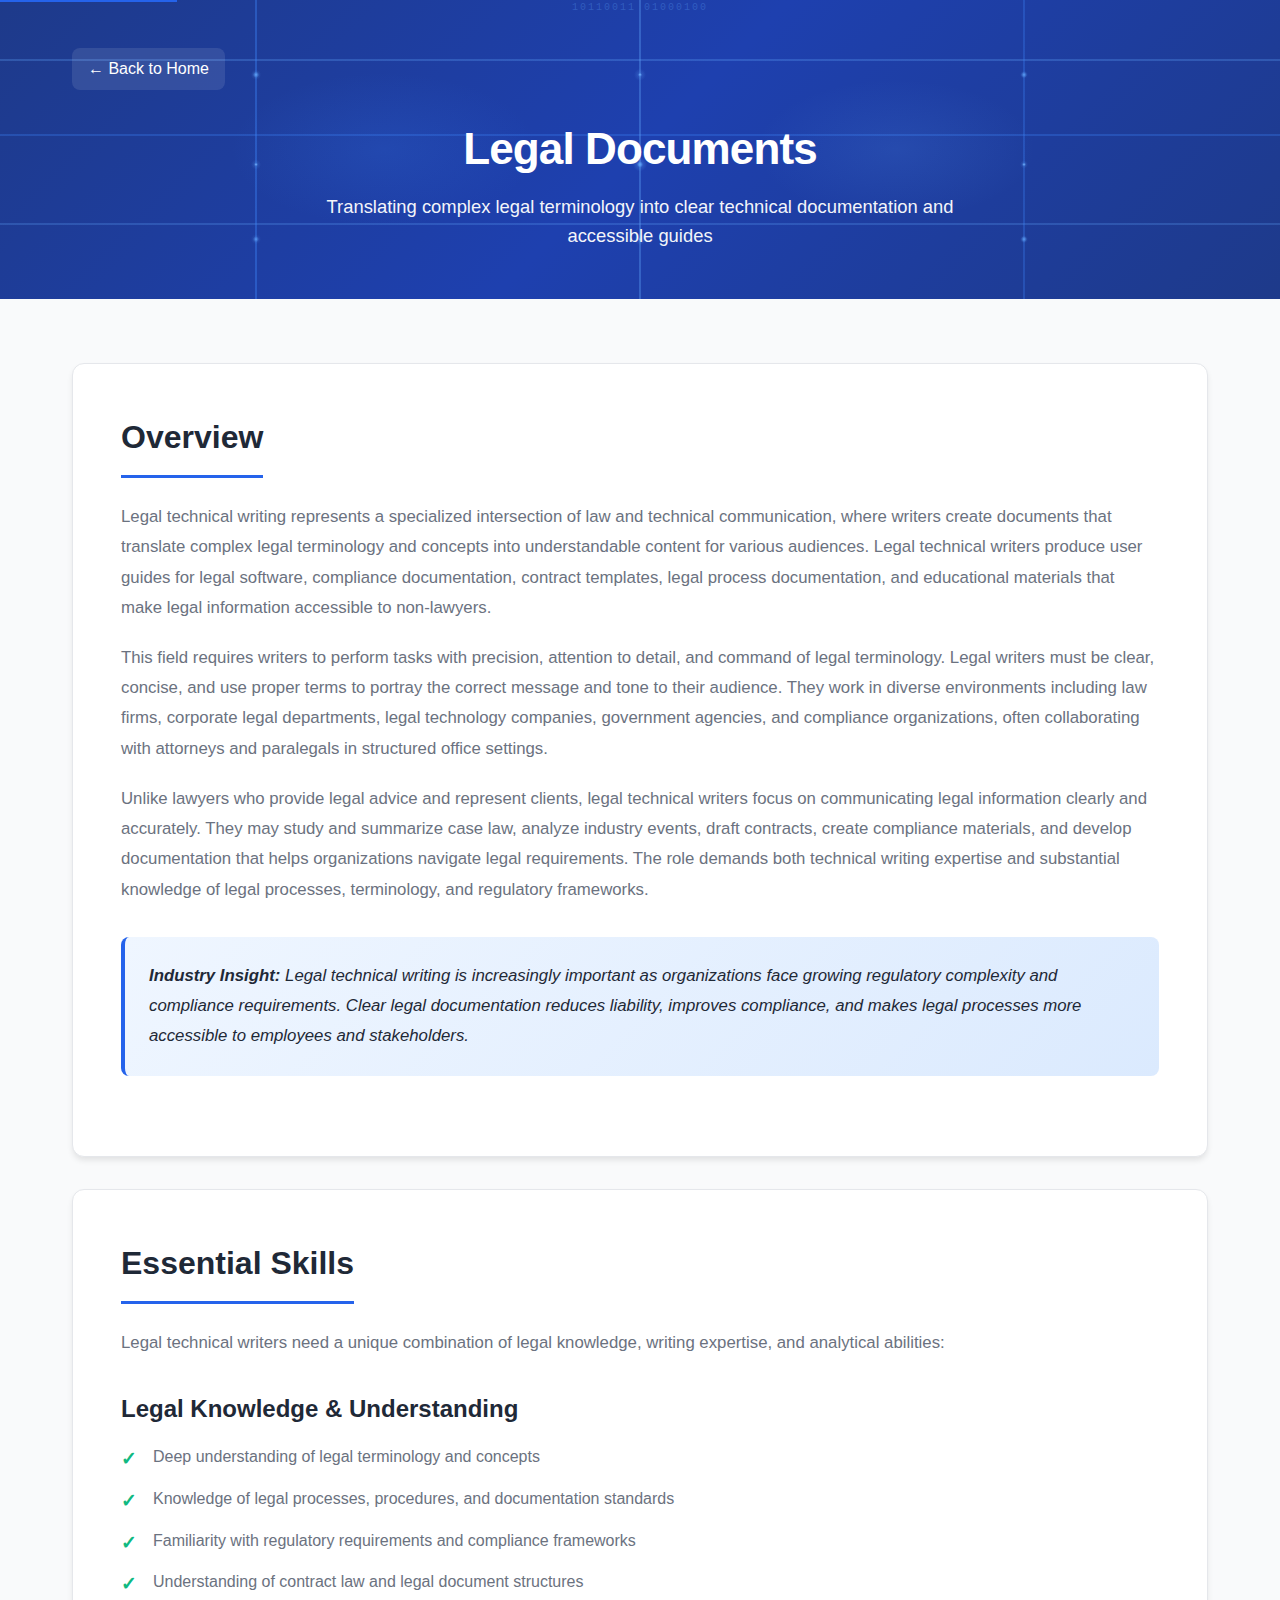
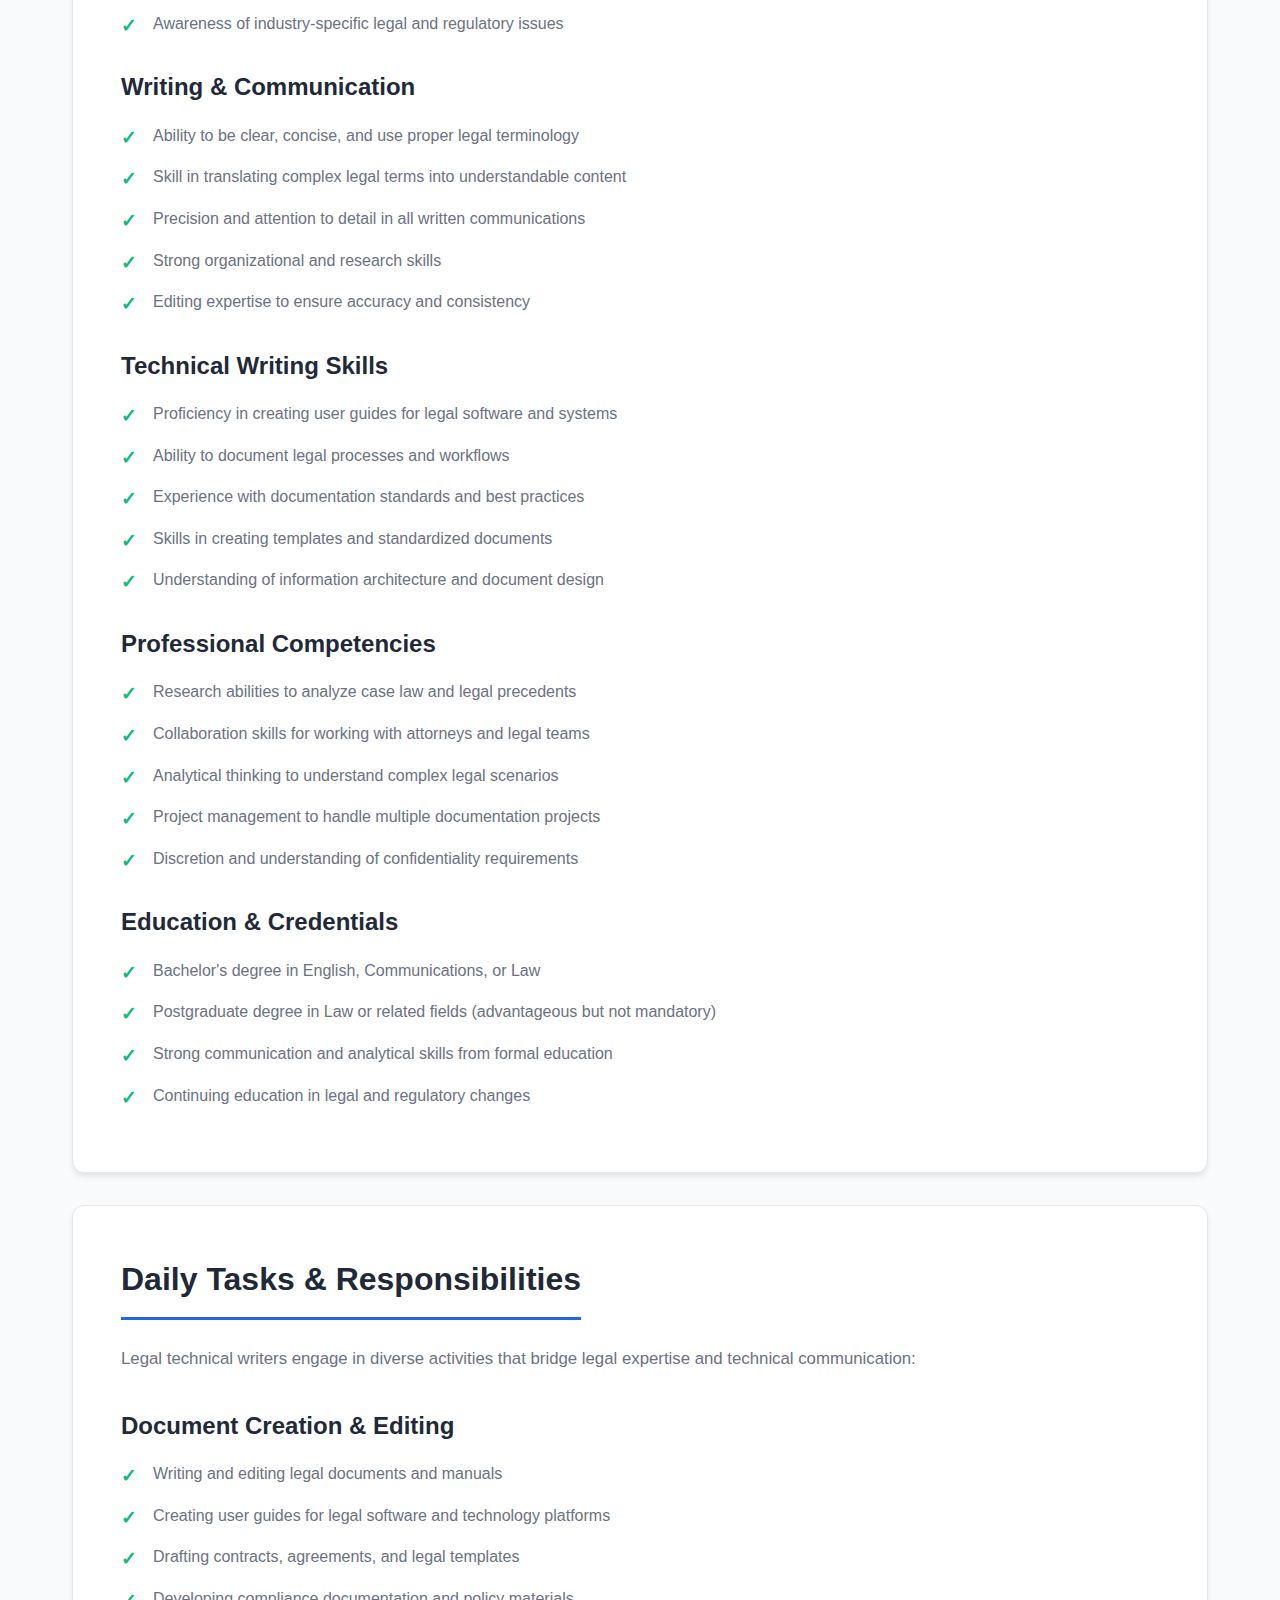
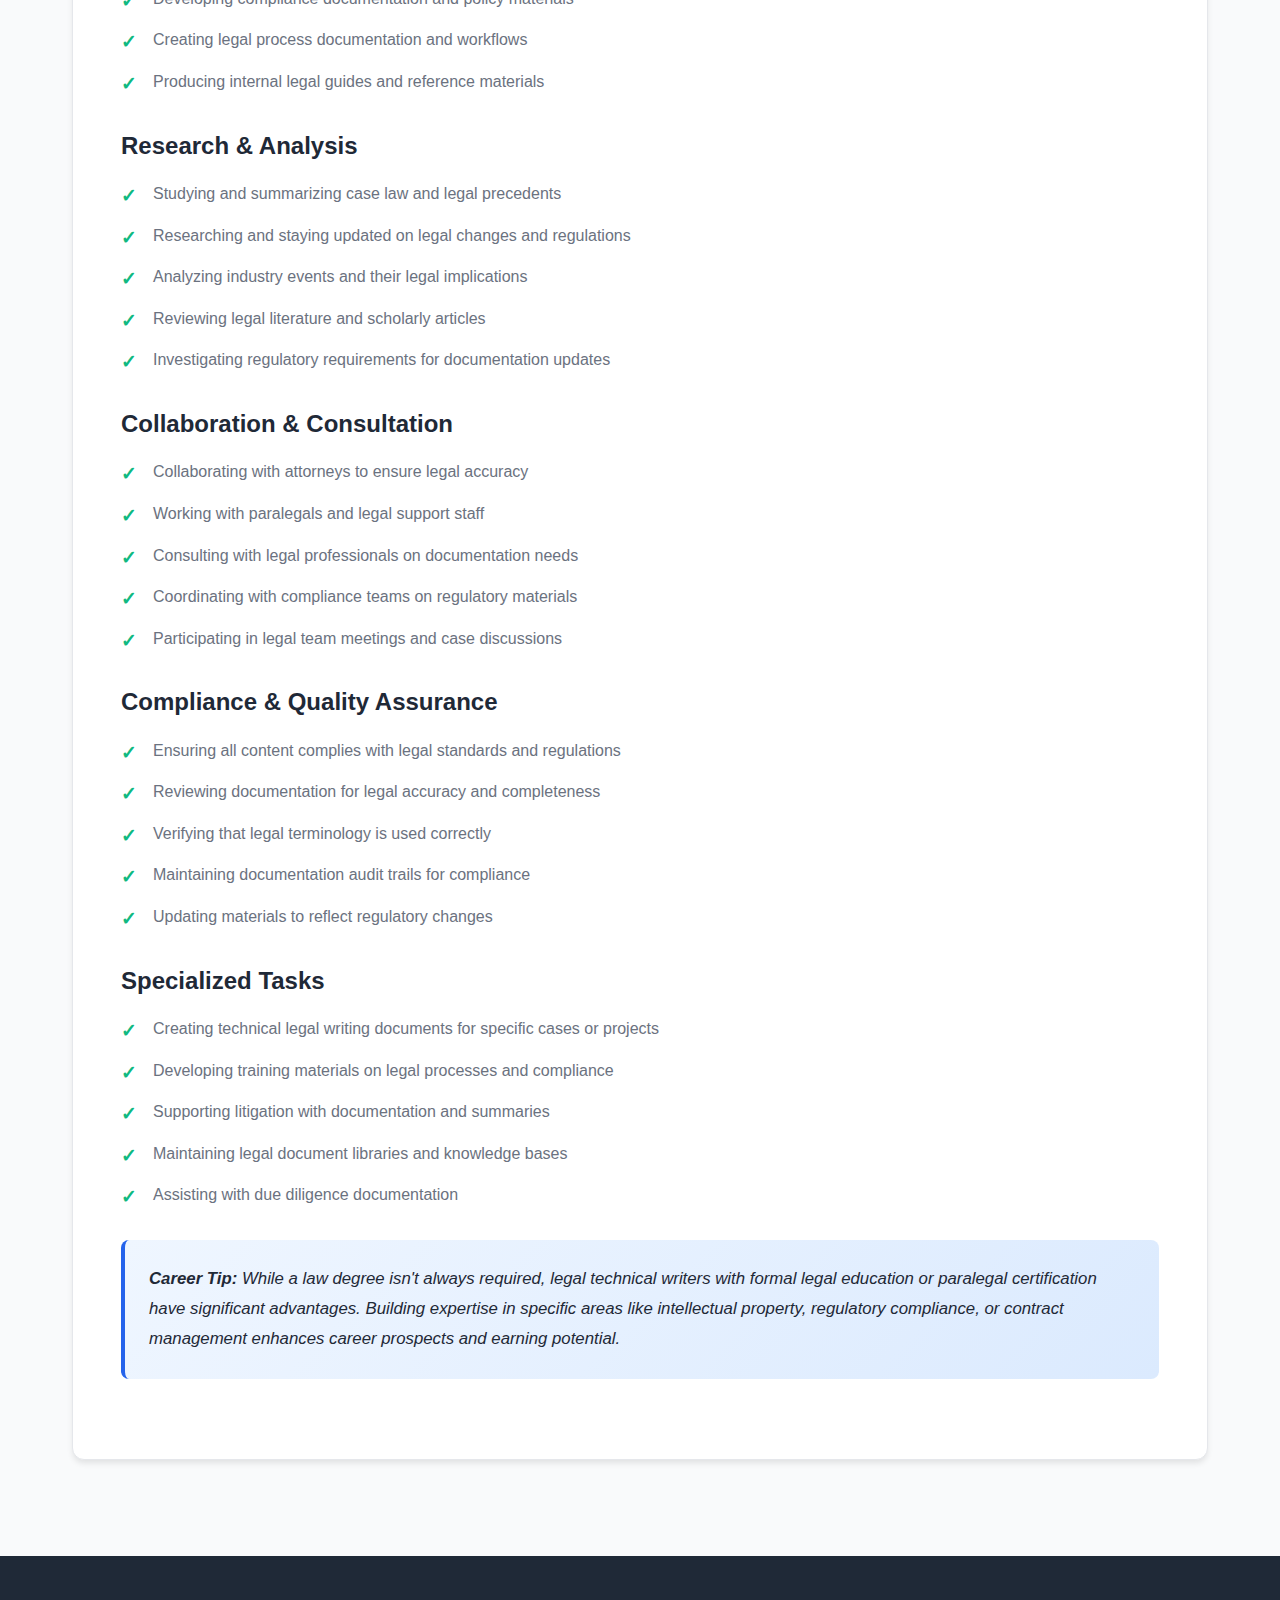
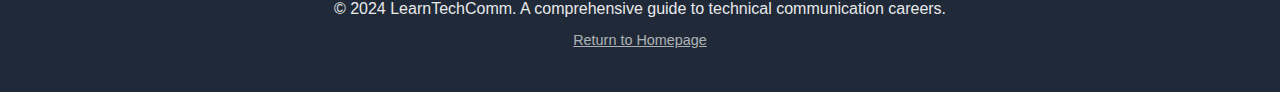
<file: pages/legal-documents.html>
<!DOCTYPE html>
<html lang="en">
<head>
    <meta charset="UTF-8">
    <meta name="viewport" content="width=device-width, initial-scale=1.0">
    <meta name="description" content="Learn about Legal Documents in technical communication - skills, responsibilities, and career opportunities.">
    <title>Legal Documents - LearnTechComm</title>
    <link rel="stylesheet" href="../css/styles.css">
</head>
<body class="subfield-page">
    <header>
        <nav class="navbar">
            <div class="container">
                <h1 class="logo">Legal Documents</h1>
            </div>
        </nav>
    </header>

    <main>
        <section class="page-header">
            <div class="container">
                <a href="../index.html" class="back-link">← Back to Home</a>
                <h1>Legal Documents</h1>
                <p>Translating complex legal terminology into clear technical documentation and accessible guides</p>
            </div>
        </section>

        <section class="content-section">
            <div class="container">
                <div class="content-card">
                    <h2>Overview</h2>
                    <p>Legal technical writing represents a specialized intersection of law and technical communication, where writers create documents that translate complex legal terminology and concepts into understandable content for various audiences. Legal technical writers produce user guides for legal software, compliance documentation, contract templates, legal process documentation, and educational materials that make legal information accessible to non-lawyers.</p>

                    <p>This field requires writers to perform tasks with precision, attention to detail, and command of legal terminology. Legal writers must be clear, concise, and use proper terms to portray the correct message and tone to their audience. They work in diverse environments including law firms, corporate legal departments, legal technology companies, government agencies, and compliance organizations, often collaborating with attorneys and paralegals in structured office settings.</p>

                    <p>Unlike lawyers who provide legal advice and represent clients, legal technical writers focus on communicating legal information clearly and accurately. They may study and summarize case law, analyze industry events, draft contracts, create compliance materials, and develop documentation that helps organizations navigate legal requirements. The role demands both technical writing expertise and substantial knowledge of legal processes, terminology, and regulatory frameworks.</p>

                    <div class="highlight-box">
                        <p><strong>Industry Insight:</strong> Legal technical writing is increasingly important as organizations face growing regulatory complexity and compliance requirements. Clear legal documentation reduces liability, improves compliance, and makes legal processes more accessible to employees and stakeholders.</p>
                    </div>
                </div>

                <div class="content-card">
                    <h2>Essential Skills</h2>
                    <p>Legal technical writers need a unique combination of legal knowledge, writing expertise, and analytical abilities:</p>

                    <h3>Legal Knowledge & Understanding</h3>
                    <ul>
                        <li>Deep understanding of legal terminology and concepts</li>
                        <li>Knowledge of legal processes, procedures, and documentation standards</li>
                        <li>Familiarity with regulatory requirements and compliance frameworks</li>
                        <li>Understanding of contract law and legal document structures</li>
                        <li>Awareness of industry-specific legal and regulatory issues</li>
                    </ul>

                    <h3>Writing & Communication</h3>
                    <ul>
                        <li>Ability to be clear, concise, and use proper legal terminology</li>
                        <li>Skill in translating complex legal terms into understandable content</li>
                        <li>Precision and attention to detail in all written communications</li>
                        <li>Strong organizational and research skills</li>
                        <li>Editing expertise to ensure accuracy and consistency</li>
                    </ul>

                    <h3>Technical Writing Skills</h3>
                    <ul>
                        <li>Proficiency in creating user guides for legal software and systems</li>
                        <li>Ability to document legal processes and workflows</li>
                        <li>Experience with documentation standards and best practices</li>
                        <li>Skills in creating templates and standardized documents</li>
                        <li>Understanding of information architecture and document design</li>
                    </ul>

                    <h3>Professional Competencies</h3>
                    <ul>
                        <li>Research abilities to analyze case law and legal precedents</li>
                        <li>Collaboration skills for working with attorneys and legal teams</li>
                        <li>Analytical thinking to understand complex legal scenarios</li>
                        <li>Project management to handle multiple documentation projects</li>
                        <li>Discretion and understanding of confidentiality requirements</li>
                    </ul>

                    <h3>Education & Credentials</h3>
                    <ul>
                        <li>Bachelor's degree in English, Communications, or Law</li>
                        <li>Postgraduate degree in Law or related fields (advantageous but not mandatory)</li>
                        <li>Strong communication and analytical skills from formal education</li>
                        <li>Continuing education in legal and regulatory changes</li>
                    </ul>
                </div>

                <div class="content-card">
                    <h2>Daily Tasks & Responsibilities</h2>
                    <p>Legal technical writers engage in diverse activities that bridge legal expertise and technical communication:</p>

                    <h3>Document Creation & Editing</h3>
                    <ul>
                        <li>Writing and editing legal documents and manuals</li>
                        <li>Creating user guides for legal software and technology platforms</li>
                        <li>Drafting contracts, agreements, and legal templates</li>
                        <li>Developing compliance documentation and policy materials</li>
                        <li>Creating legal process documentation and workflows</li>
                        <li>Producing internal legal guides and reference materials</li>
                    </ul>

                    <h3>Research & Analysis</h3>
                    <ul>
                        <li>Studying and summarizing case law and legal precedents</li>
                        <li>Researching and staying updated on legal changes and regulations</li>
                        <li>Analyzing industry events and their legal implications</li>
                        <li>Reviewing legal literature and scholarly articles</li>
                        <li>Investigating regulatory requirements for documentation updates</li>
                    </ul>

                    <h3>Collaboration & Consultation</h3>
                    <ul>
                        <li>Collaborating with attorneys to ensure legal accuracy</li>
                        <li>Working with paralegals and legal support staff</li>
                        <li>Consulting with legal professionals on documentation needs</li>
                        <li>Coordinating with compliance teams on regulatory materials</li>
                        <li>Participating in legal team meetings and case discussions</li>
                    </ul>

                    <h3>Compliance & Quality Assurance</h3>
                    <ul>
                        <li>Ensuring all content complies with legal standards and regulations</li>
                        <li>Reviewing documentation for legal accuracy and completeness</li>
                        <li>Verifying that legal terminology is used correctly</li>
                        <li>Maintaining documentation audit trails for compliance</li>
                        <li>Updating materials to reflect regulatory changes</li>
                    </ul>

                    <h3>Specialized Tasks</h3>
                    <ul>
                        <li>Creating technical legal writing documents for specific cases or projects</li>
                        <li>Developing training materials on legal processes and compliance</li>
                        <li>Supporting litigation with documentation and summaries</li>
                        <li>Maintaining legal document libraries and knowledge bases</li>
                        <li>Assisting with due diligence documentation</li>
                    </ul>

                    <div class="highlight-box">
                        <p><strong>Career Tip:</strong> While a law degree isn't always required, legal technical writers with formal legal education or paralegal certification have significant advantages. Building expertise in specific areas like intellectual property, regulatory compliance, or contract management enhances career prospects and earning potential.</p>
                    </div>
                </div>
            </div>
        </section>
    </main>

    <footer>
        <div class="container">
            <p>&copy; 2024 LearnTechComm. A comprehensive guide to technical communication careers.</p>
            <p><a href="../index.html" style="color: white; opacity: 0.9;">Return to Homepage</a></p>
        </div>
    </footer>

    <script src="../js/main.js"></script>
</body>
</html>
</file>
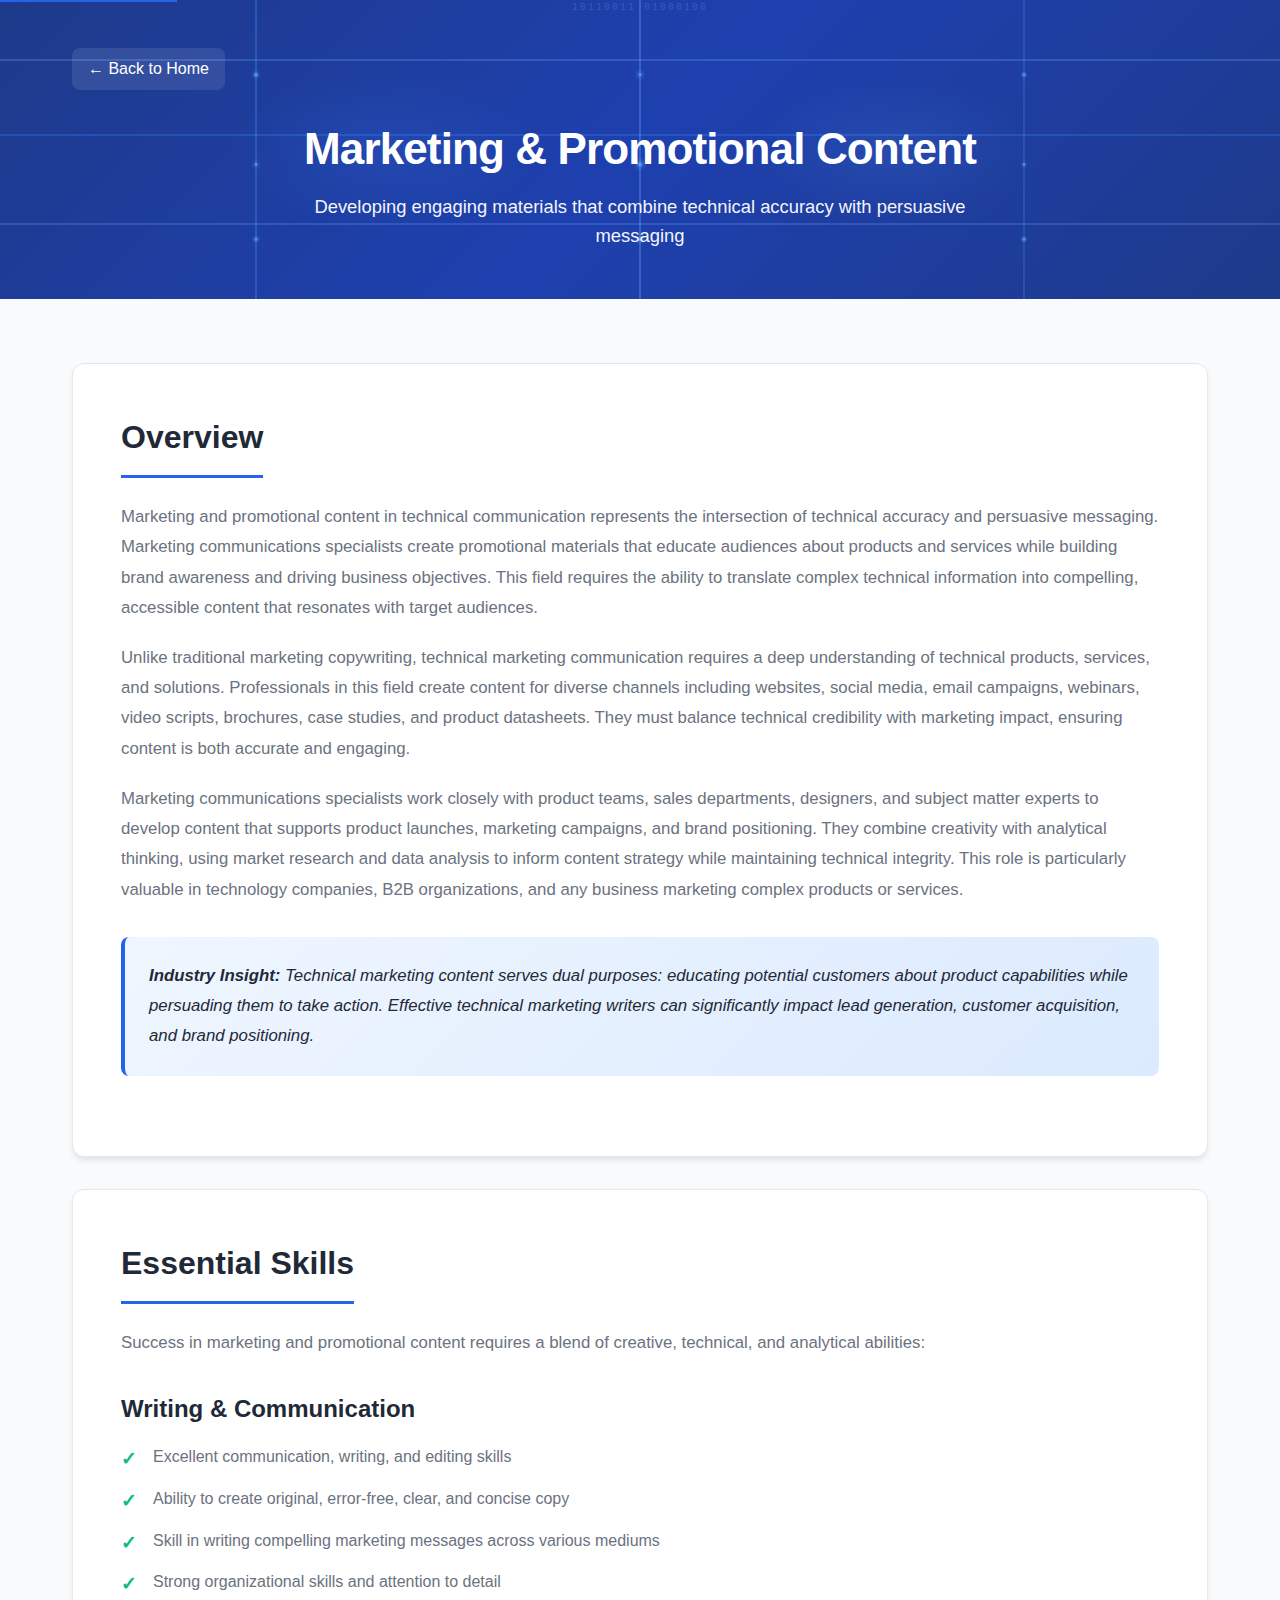
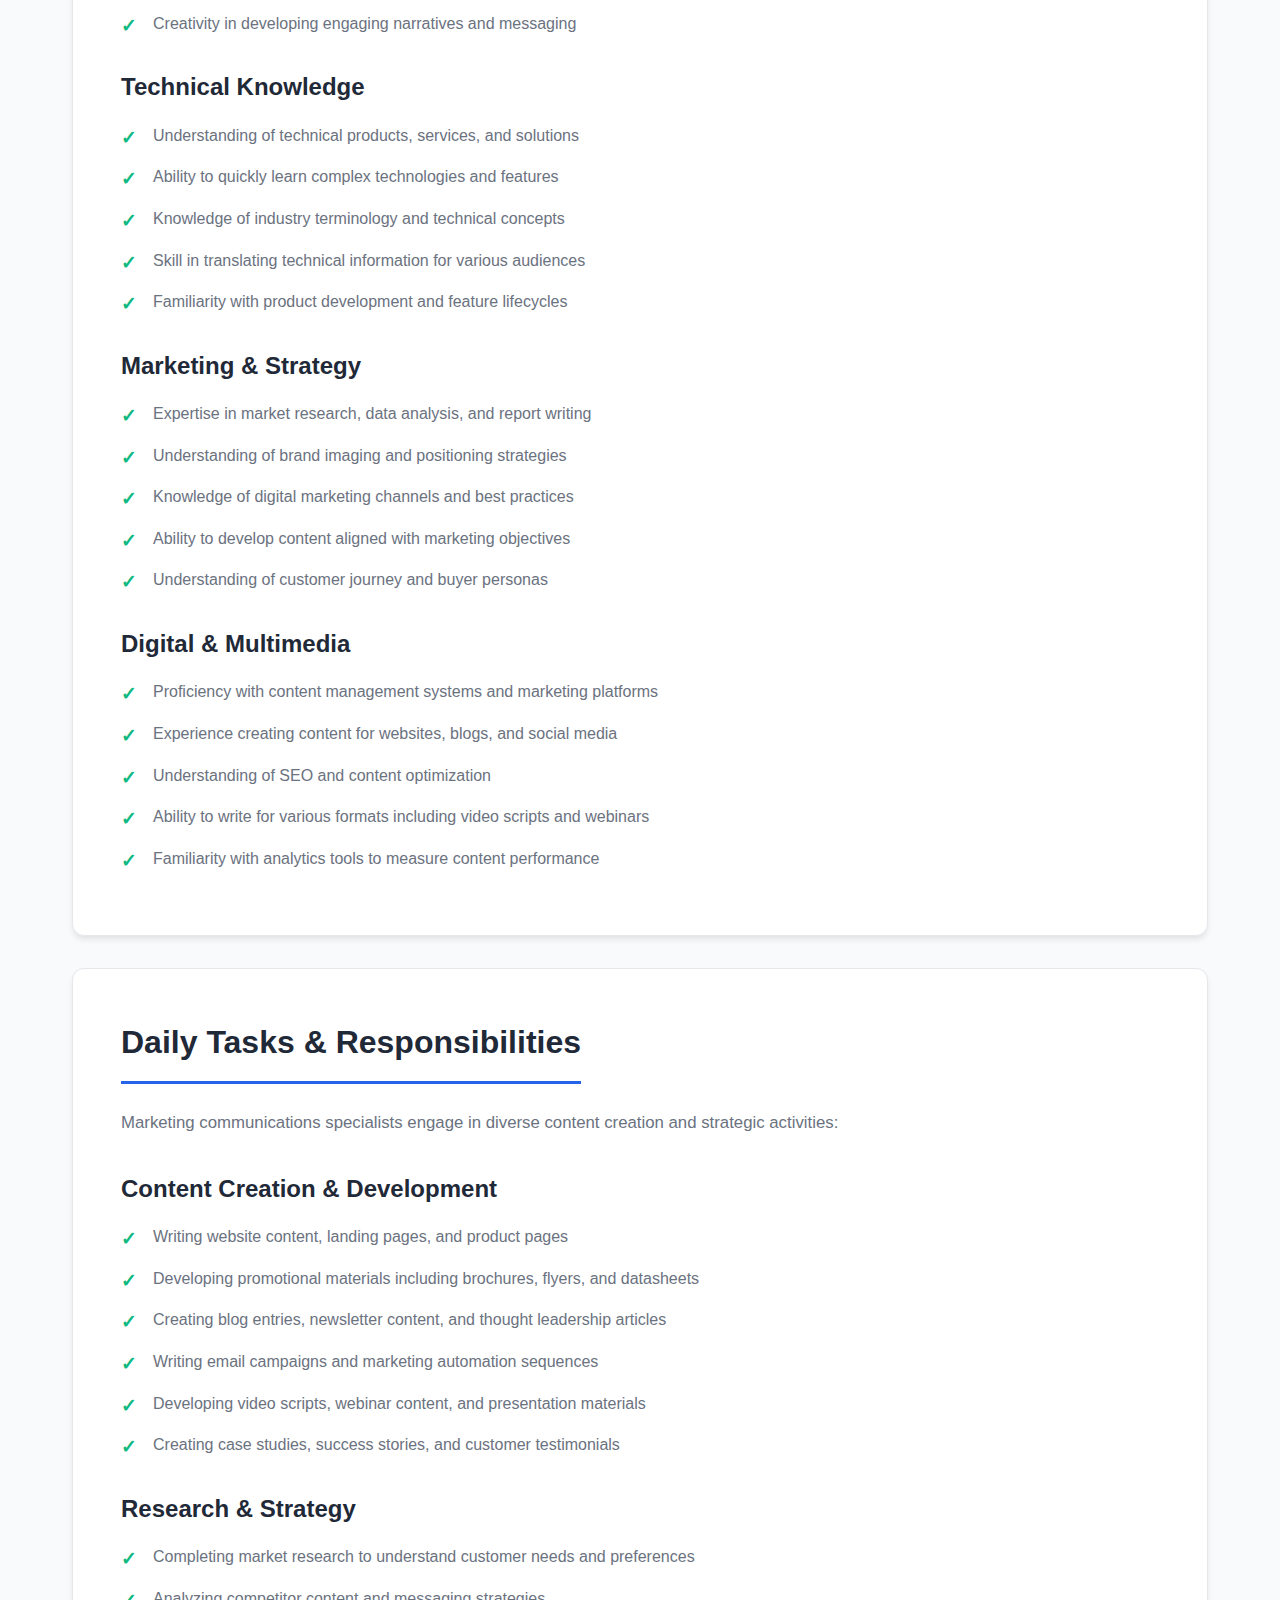
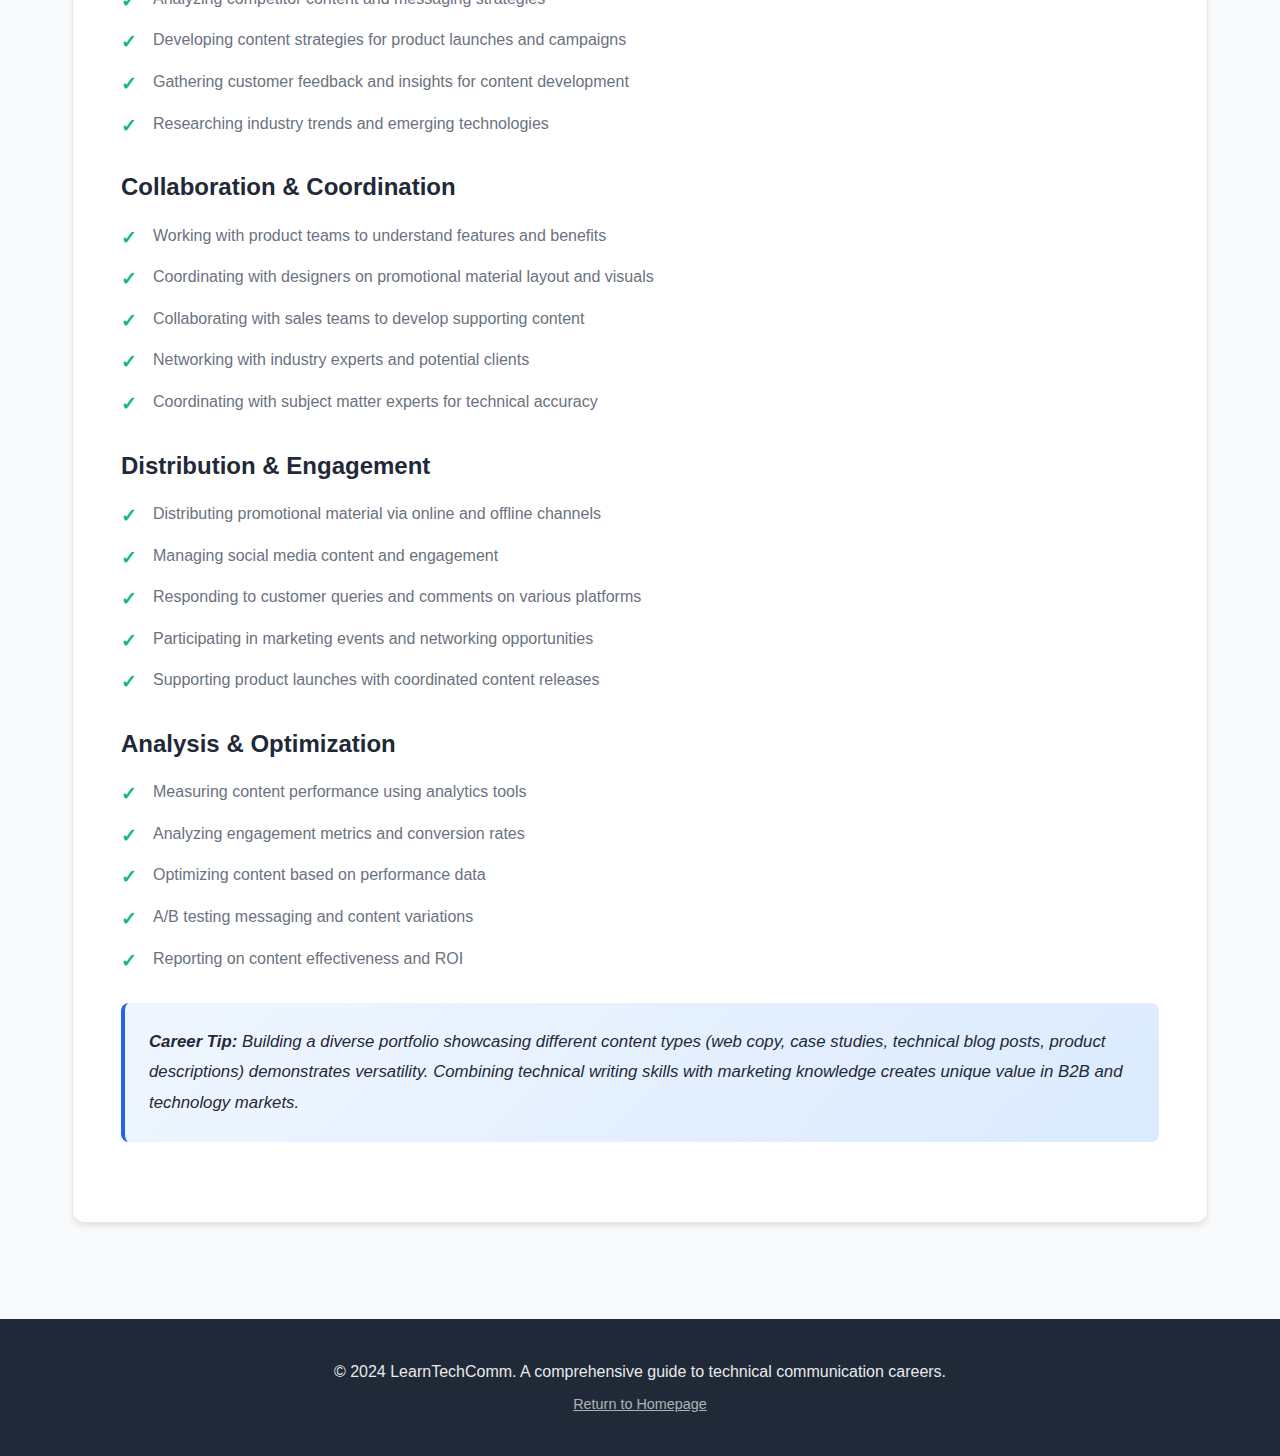
<file: pages/marketing-promotional.html>
<!DOCTYPE html>
<html lang="en">
<head>
    <meta charset="UTF-8">
    <meta name="viewport" content="width=device-width, initial-scale=1.0">
    <meta name="description" content="Learn about Marketing & Promotional Content in technical communication - skills, responsibilities, and career opportunities.">
    <title>Marketing & Promotional Content - LearnTechComm</title>
    <link rel="stylesheet" href="../css/styles.css">
</head>
<body class="subfield-page">
    <header>
        <nav class="navbar">
            <div class="container">
                <h1 class="logo">Marketing & Promotional Content</h1>
            </div>
        </nav>
    </header>

    <main>
        <section class="page-header">
            <div class="container">
                <a href="../index.html" class="back-link">← Back to Home</a>
                <h1>Marketing & Promotional Content</h1>
                <p>Developing engaging materials that combine technical accuracy with persuasive messaging</p>
            </div>
        </section>

        <section class="content-section">
            <div class="container">
                <div class="content-card">
                    <h2>Overview</h2>
                    <p>Marketing and promotional content in technical communication represents the intersection of technical accuracy and persuasive messaging. Marketing communications specialists create promotional materials that educate audiences about products and services while building brand awareness and driving business objectives. This field requires the ability to translate complex technical information into compelling, accessible content that resonates with target audiences.</p>

                    <p>Unlike traditional marketing copywriting, technical marketing communication requires a deep understanding of technical products, services, and solutions. Professionals in this field create content for diverse channels including websites, social media, email campaigns, webinars, video scripts, brochures, case studies, and product datasheets. They must balance technical credibility with marketing impact, ensuring content is both accurate and engaging.</p>

                    <p>Marketing communications specialists work closely with product teams, sales departments, designers, and subject matter experts to develop content that supports product launches, marketing campaigns, and brand positioning. They combine creativity with analytical thinking, using market research and data analysis to inform content strategy while maintaining technical integrity. This role is particularly valuable in technology companies, B2B organizations, and any business marketing complex products or services.</p>

                    <div class="highlight-box">
                        <p><strong>Industry Insight:</strong> Technical marketing content serves dual purposes: educating potential customers about product capabilities while persuading them to take action. Effective technical marketing writers can significantly impact lead generation, customer acquisition, and brand positioning.</p>
                    </div>
                </div>

                <div class="content-card">
                    <h2>Essential Skills</h2>
                    <p>Success in marketing and promotional content requires a blend of creative, technical, and analytical abilities:</p>

                    <h3>Writing & Communication</h3>
                    <ul>
                        <li>Excellent communication, writing, and editing skills</li>
                        <li>Ability to create original, error-free, clear, and concise copy</li>
                        <li>Skill in writing compelling marketing messages across various mediums</li>
                        <li>Strong organizational skills and attention to detail</li>
                        <li>Creativity in developing engaging narratives and messaging</li>
                    </ul>

                    <h3>Technical Knowledge</h3>
                    <ul>
                        <li>Understanding of technical products, services, and solutions</li>
                        <li>Ability to quickly learn complex technologies and features</li>
                        <li>Knowledge of industry terminology and technical concepts</li>
                        <li>Skill in translating technical information for various audiences</li>
                        <li>Familiarity with product development and feature lifecycles</li>
                    </ul>

                    <h3>Marketing & Strategy</h3>
                    <ul>
                        <li>Expertise in market research, data analysis, and report writing</li>
                        <li>Understanding of brand imaging and positioning strategies</li>
                        <li>Knowledge of digital marketing channels and best practices</li>
                        <li>Ability to develop content aligned with marketing objectives</li>
                        <li>Understanding of customer journey and buyer personas</li>
                    </ul>

                    <h3>Digital & Multimedia</h3>
                    <ul>
                        <li>Proficiency with content management systems and marketing platforms</li>
                        <li>Experience creating content for websites, blogs, and social media</li>
                        <li>Understanding of SEO and content optimization</li>
                        <li>Ability to write for various formats including video scripts and webinars</li>
                        <li>Familiarity with analytics tools to measure content performance</li>
                    </ul>
                </div>

                <div class="content-card">
                    <h2>Daily Tasks & Responsibilities</h2>
                    <p>Marketing communications specialists engage in diverse content creation and strategic activities:</p>

                    <h3>Content Creation & Development</h3>
                    <ul>
                        <li>Writing website content, landing pages, and product pages</li>
                        <li>Developing promotional materials including brochures, flyers, and datasheets</li>
                        <li>Creating blog entries, newsletter content, and thought leadership articles</li>
                        <li>Writing email campaigns and marketing automation sequences</li>
                        <li>Developing video scripts, webinar content, and presentation materials</li>
                        <li>Creating case studies, success stories, and customer testimonials</li>
                    </ul>

                    <h3>Research & Strategy</h3>
                    <ul>
                        <li>Completing market research to understand customer needs and preferences</li>
                        <li>Analyzing competitor content and messaging strategies</li>
                        <li>Developing content strategies for product launches and campaigns</li>
                        <li>Gathering customer feedback and insights for content development</li>
                        <li>Researching industry trends and emerging technologies</li>
                    </ul>

                    <h3>Collaboration & Coordination</h3>
                    <ul>
                        <li>Working with product teams to understand features and benefits</li>
                        <li>Coordinating with designers on promotional material layout and visuals</li>
                        <li>Collaborating with sales teams to develop supporting content</li>
                        <li>Networking with industry experts and potential clients</li>
                        <li>Coordinating with subject matter experts for technical accuracy</li>
                    </ul>

                    <h3>Distribution & Engagement</h3>
                    <ul>
                        <li>Distributing promotional material via online and offline channels</li>
                        <li>Managing social media content and engagement</li>
                        <li>Responding to customer queries and comments on various platforms</li>
                        <li>Participating in marketing events and networking opportunities</li>
                        <li>Supporting product launches with coordinated content releases</li>
                    </ul>

                    <h3>Analysis & Optimization</h3>
                    <ul>
                        <li>Measuring content performance using analytics tools</li>
                        <li>Analyzing engagement metrics and conversion rates</li>
                        <li>Optimizing content based on performance data</li>
                        <li>A/B testing messaging and content variations</li>
                        <li>Reporting on content effectiveness and ROI</li>
                    </ul>

                    <div class="highlight-box">
                        <p><strong>Career Tip:</strong> Building a diverse portfolio showcasing different content types (web copy, case studies, technical blog posts, product descriptions) demonstrates versatility. Combining technical writing skills with marketing knowledge creates unique value in B2B and technology markets.</p>
                    </div>
                </div>
            </div>
        </section>
    </main>

    <footer>
        <div class="container">
            <p>&copy; 2024 LearnTechComm. A comprehensive guide to technical communication careers.</p>
            <p><a href="../index.html" style="color: white; opacity: 0.9;">Return to Homepage</a></p>
        </div>
    </footer>

    <script src="../js/main.js"></script>
</body>
</html>
</file>
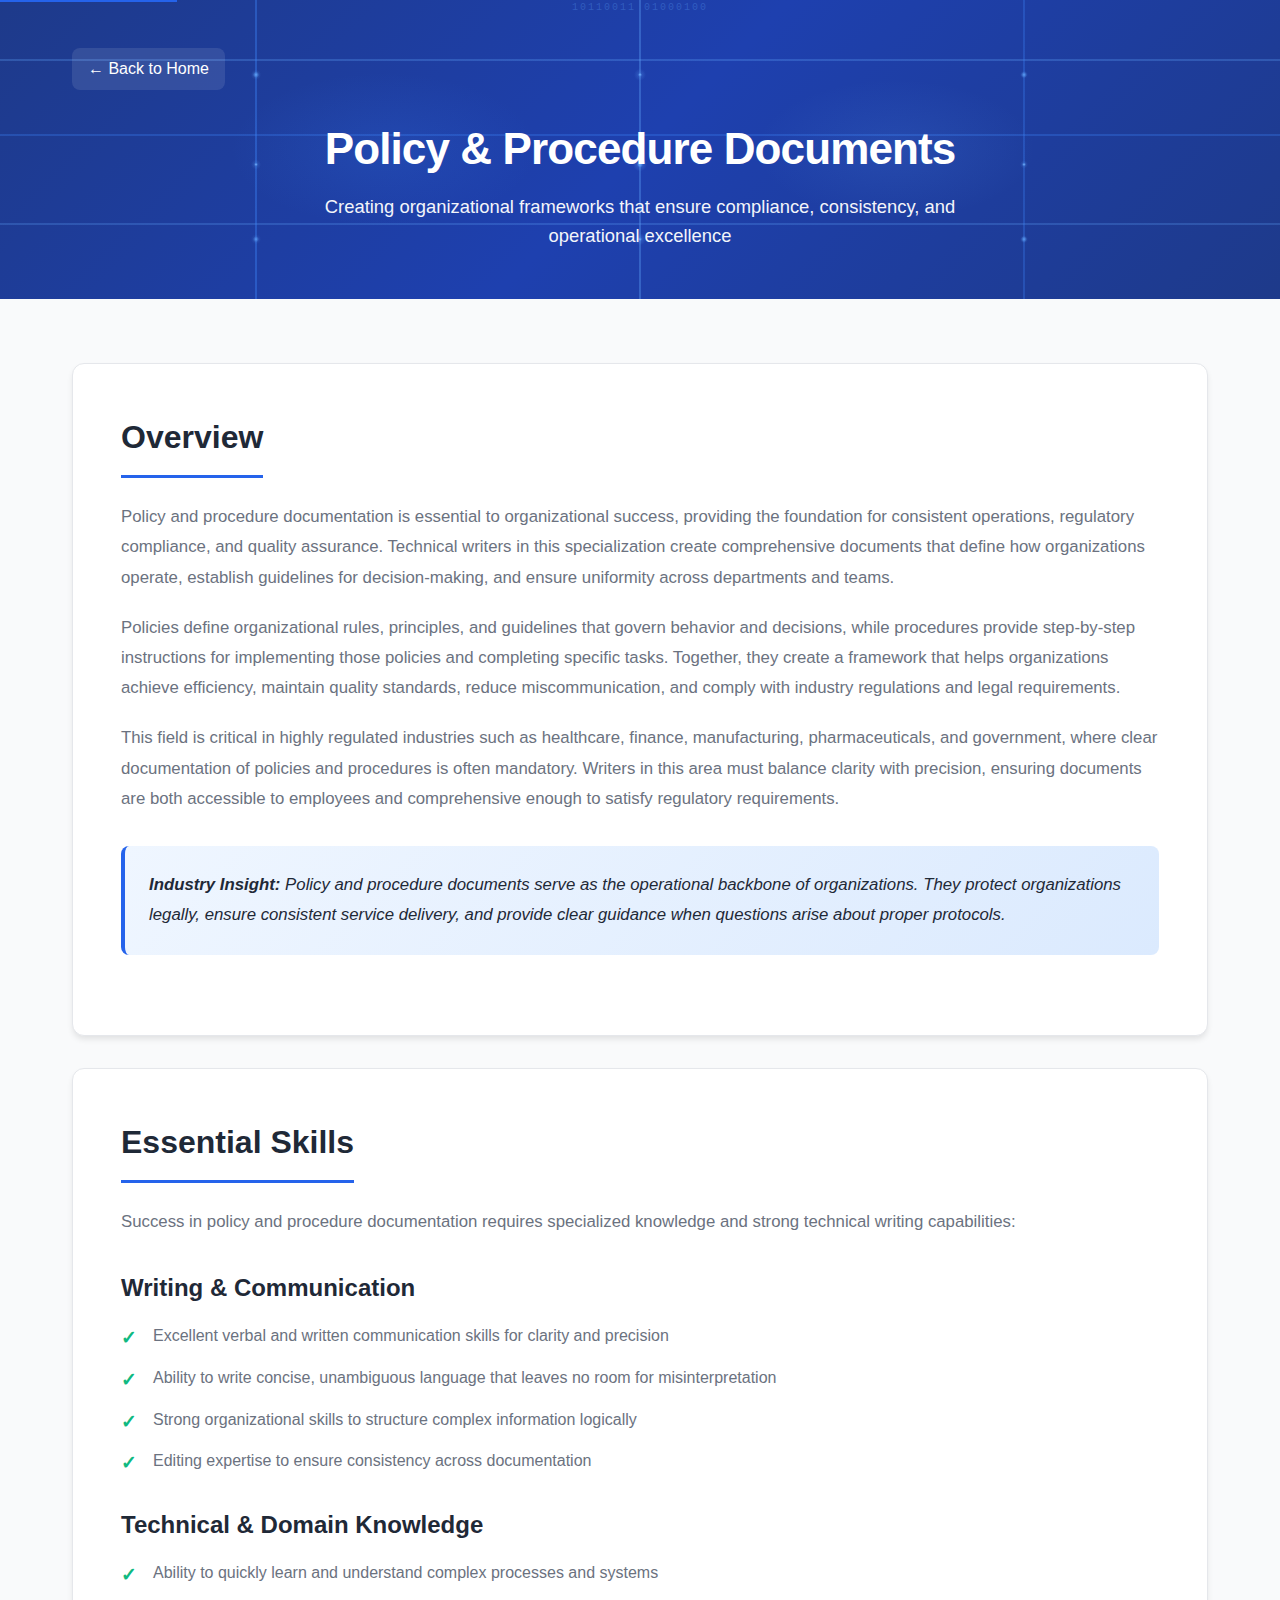
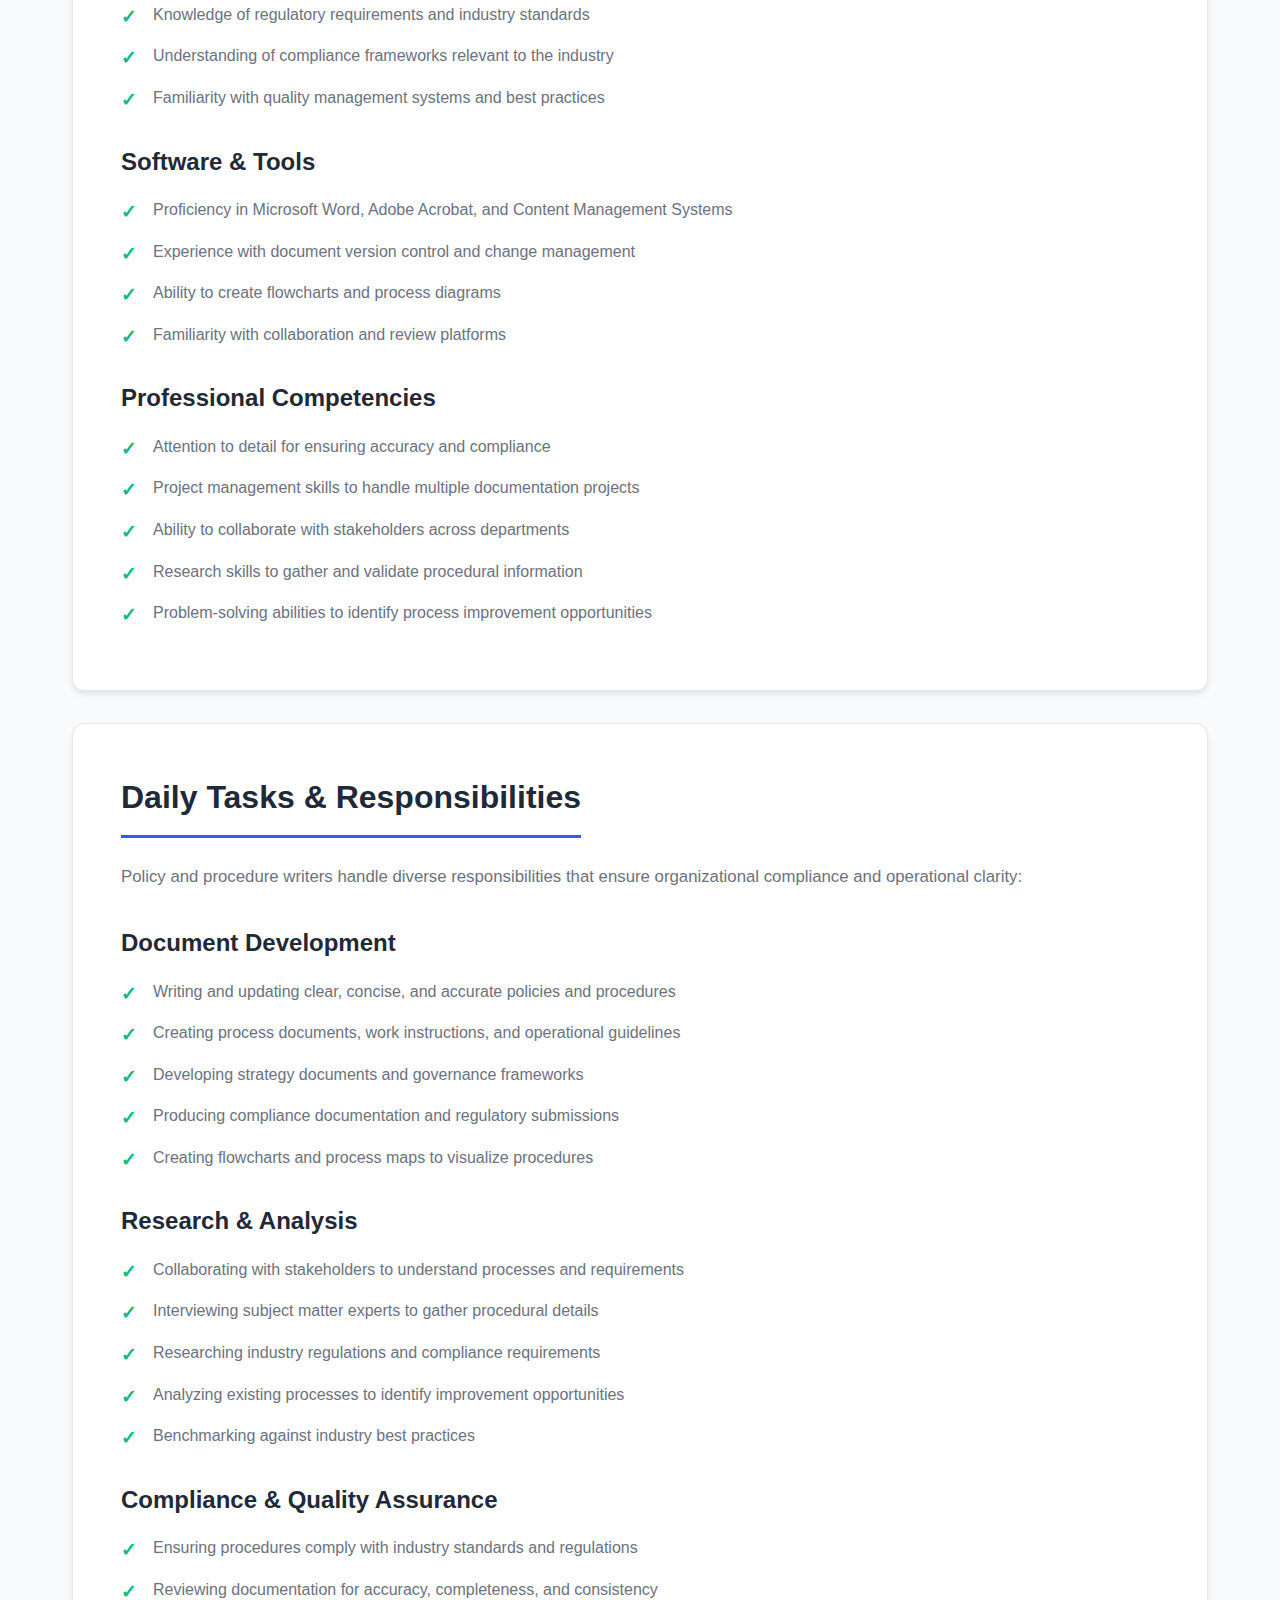
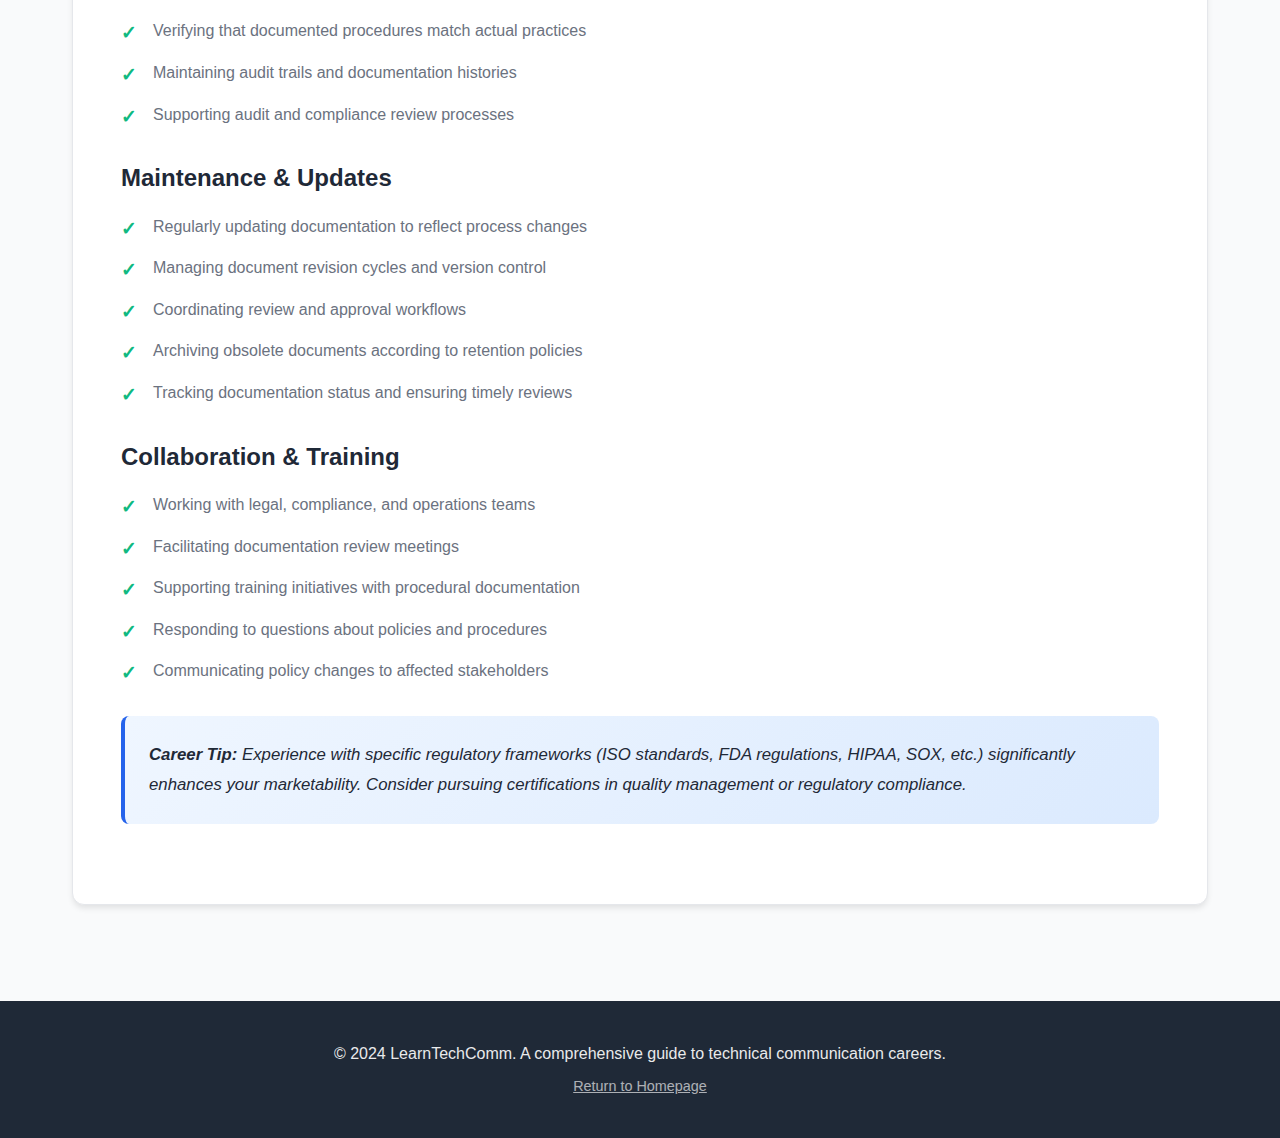
<file: pages/policy-procedures.html>
<!DOCTYPE html>
<html lang="en">
<head>
    <meta charset="UTF-8">
    <meta name="viewport" content="width=device-width, initial-scale=1.0">
    <meta name="description" content="Learn about Policy & Procedure Documentation in technical communication - skills, responsibilities, and career opportunities.">
    <title>Policy & Procedure Documents - LearnTechComm</title>
    <link rel="stylesheet" href="../css/styles.css">
</head>
<body class="subfield-page">
    <header>
        <nav class="navbar">
            <div class="container">
                <h1 class="logo">Policy & Procedure Documents</h1>
            </div>
        </nav>
    </header>

    <main>
        <section class="page-header">
            <div class="container">
                <a href="../index.html" class="back-link">← Back to Home</a>
                <h1>Policy & Procedure Documents</h1>
                <p>Creating organizational frameworks that ensure compliance, consistency, and operational excellence</p>
            </div>
        </section>

        <section class="content-section">
            <div class="container">
                <div class="content-card">
                    <h2>Overview</h2>
                    <p>Policy and procedure documentation is essential to organizational success, providing the foundation for consistent operations, regulatory compliance, and quality assurance. Technical writers in this specialization create comprehensive documents that define how organizations operate, establish guidelines for decision-making, and ensure uniformity across departments and teams.</p>

                    <p>Policies define organizational rules, principles, and guidelines that govern behavior and decisions, while procedures provide step-by-step instructions for implementing those policies and completing specific tasks. Together, they create a framework that helps organizations achieve efficiency, maintain quality standards, reduce miscommunication, and comply with industry regulations and legal requirements.</p>

                    <p>This field is critical in highly regulated industries such as healthcare, finance, manufacturing, pharmaceuticals, and government, where clear documentation of policies and procedures is often mandatory. Writers in this area must balance clarity with precision, ensuring documents are both accessible to employees and comprehensive enough to satisfy regulatory requirements.</p>

                    <div class="highlight-box">
                        <p><strong>Industry Insight:</strong> Policy and procedure documents serve as the operational backbone of organizations. They protect organizations legally, ensure consistent service delivery, and provide clear guidance when questions arise about proper protocols.</p>
                    </div>
                </div>

                <div class="content-card">
                    <h2>Essential Skills</h2>
                    <p>Success in policy and procedure documentation requires specialized knowledge and strong technical writing capabilities:</p>

                    <h3>Writing & Communication</h3>
                    <ul>
                        <li>Excellent verbal and written communication skills for clarity and precision</li>
                        <li>Ability to write concise, unambiguous language that leaves no room for misinterpretation</li>
                        <li>Strong organizational skills to structure complex information logically</li>
                        <li>Editing expertise to ensure consistency across documentation</li>
                    </ul>

                    <h3>Technical & Domain Knowledge</h3>
                    <ul>
                        <li>Ability to quickly learn and understand complex processes and systems</li>
                        <li>Knowledge of regulatory requirements and industry standards</li>
                        <li>Understanding of compliance frameworks relevant to the industry</li>
                        <li>Familiarity with quality management systems and best practices</li>
                    </ul>

                    <h3>Software & Tools</h3>
                    <ul>
                        <li>Proficiency in Microsoft Word, Adobe Acrobat, and Content Management Systems</li>
                        <li>Experience with document version control and change management</li>
                        <li>Ability to create flowcharts and process diagrams</li>
                        <li>Familiarity with collaboration and review platforms</li>
                    </ul>

                    <h3>Professional Competencies</h3>
                    <ul>
                        <li>Attention to detail for ensuring accuracy and compliance</li>
                        <li>Project management skills to handle multiple documentation projects</li>
                        <li>Ability to collaborate with stakeholders across departments</li>
                        <li>Research skills to gather and validate procedural information</li>
                        <li>Problem-solving abilities to identify process improvement opportunities</li>
                    </ul>
                </div>

                <div class="content-card">
                    <h2>Daily Tasks & Responsibilities</h2>
                    <p>Policy and procedure writers handle diverse responsibilities that ensure organizational compliance and operational clarity:</p>

                    <h3>Document Development</h3>
                    <ul>
                        <li>Writing and updating clear, concise, and accurate policies and procedures</li>
                        <li>Creating process documents, work instructions, and operational guidelines</li>
                        <li>Developing strategy documents and governance frameworks</li>
                        <li>Producing compliance documentation and regulatory submissions</li>
                        <li>Creating flowcharts and process maps to visualize procedures</li>
                    </ul>

                    <h3>Research & Analysis</h3>
                    <ul>
                        <li>Collaborating with stakeholders to understand processes and requirements</li>
                        <li>Interviewing subject matter experts to gather procedural details</li>
                        <li>Researching industry regulations and compliance requirements</li>
                        <li>Analyzing existing processes to identify improvement opportunities</li>
                        <li>Benchmarking against industry best practices</li>
                    </ul>

                    <h3>Compliance & Quality Assurance</h3>
                    <ul>
                        <li>Ensuring procedures comply with industry standards and regulations</li>
                        <li>Reviewing documentation for accuracy, completeness, and consistency</li>
                        <li>Verifying that documented procedures match actual practices</li>
                        <li>Maintaining audit trails and documentation histories</li>
                        <li>Supporting audit and compliance review processes</li>
                    </ul>

                    <h3>Maintenance & Updates</h3>
                    <ul>
                        <li>Regularly updating documentation to reflect process changes</li>
                        <li>Managing document revision cycles and version control</li>
                        <li>Coordinating review and approval workflows</li>
                        <li>Archiving obsolete documents according to retention policies</li>
                        <li>Tracking documentation status and ensuring timely reviews</li>
                    </ul>

                    <h3>Collaboration & Training</h3>
                    <ul>
                        <li>Working with legal, compliance, and operations teams</li>
                        <li>Facilitating documentation review meetings</li>
                        <li>Supporting training initiatives with procedural documentation</li>
                        <li>Responding to questions about policies and procedures</li>
                        <li>Communicating policy changes to affected stakeholders</li>
                    </ul>

                    <div class="highlight-box">
                        <p><strong>Career Tip:</strong> Experience with specific regulatory frameworks (ISO standards, FDA regulations, HIPAA, SOX, etc.) significantly enhances your marketability. Consider pursuing certifications in quality management or regulatory compliance.</p>
                    </div>
                </div>
            </div>
        </section>
    </main>

    <footer>
        <div class="container">
            <p>&copy; 2024 LearnTechComm. A comprehensive guide to technical communication careers.</p>
            <p><a href="../index.html" style="color: white; opacity: 0.9;">Return to Homepage</a></p>
        </div>
    </footer>

    <script src="../js/main.js"></script>
</body>
</html>
</file>
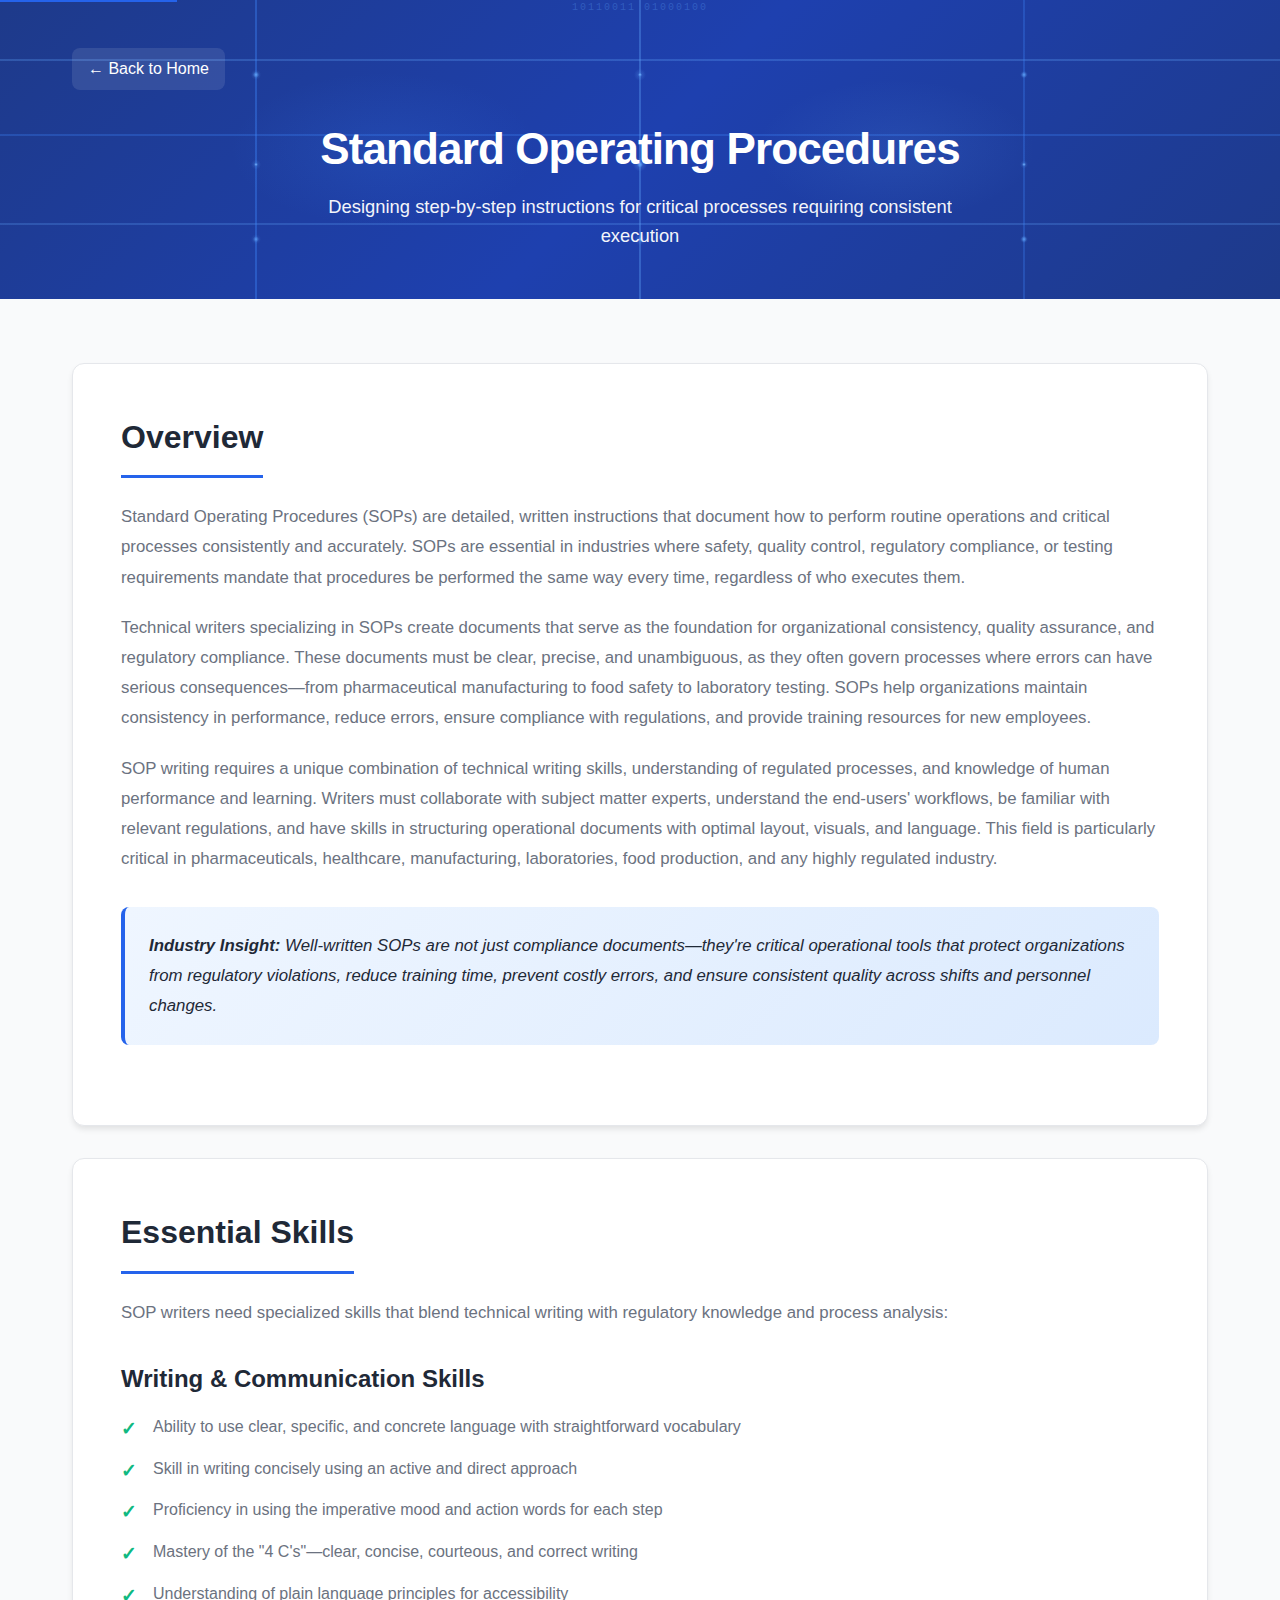
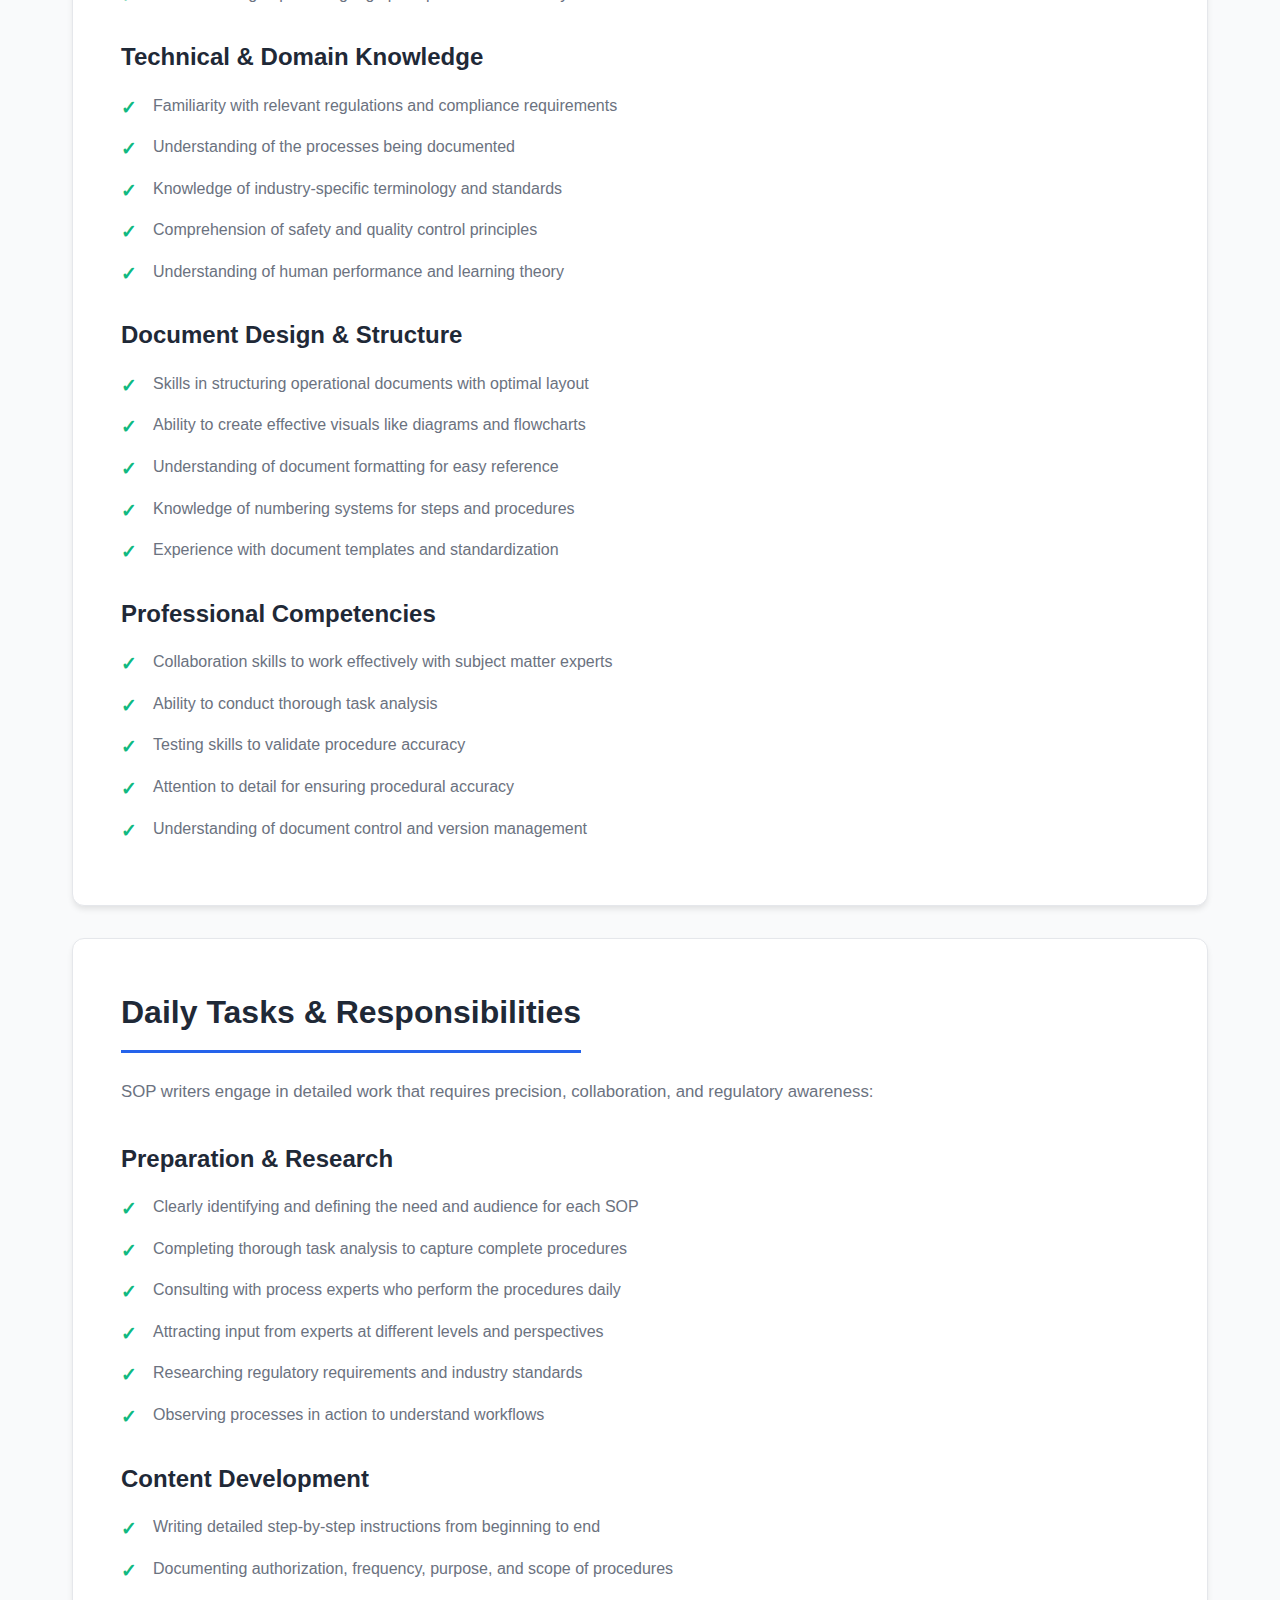
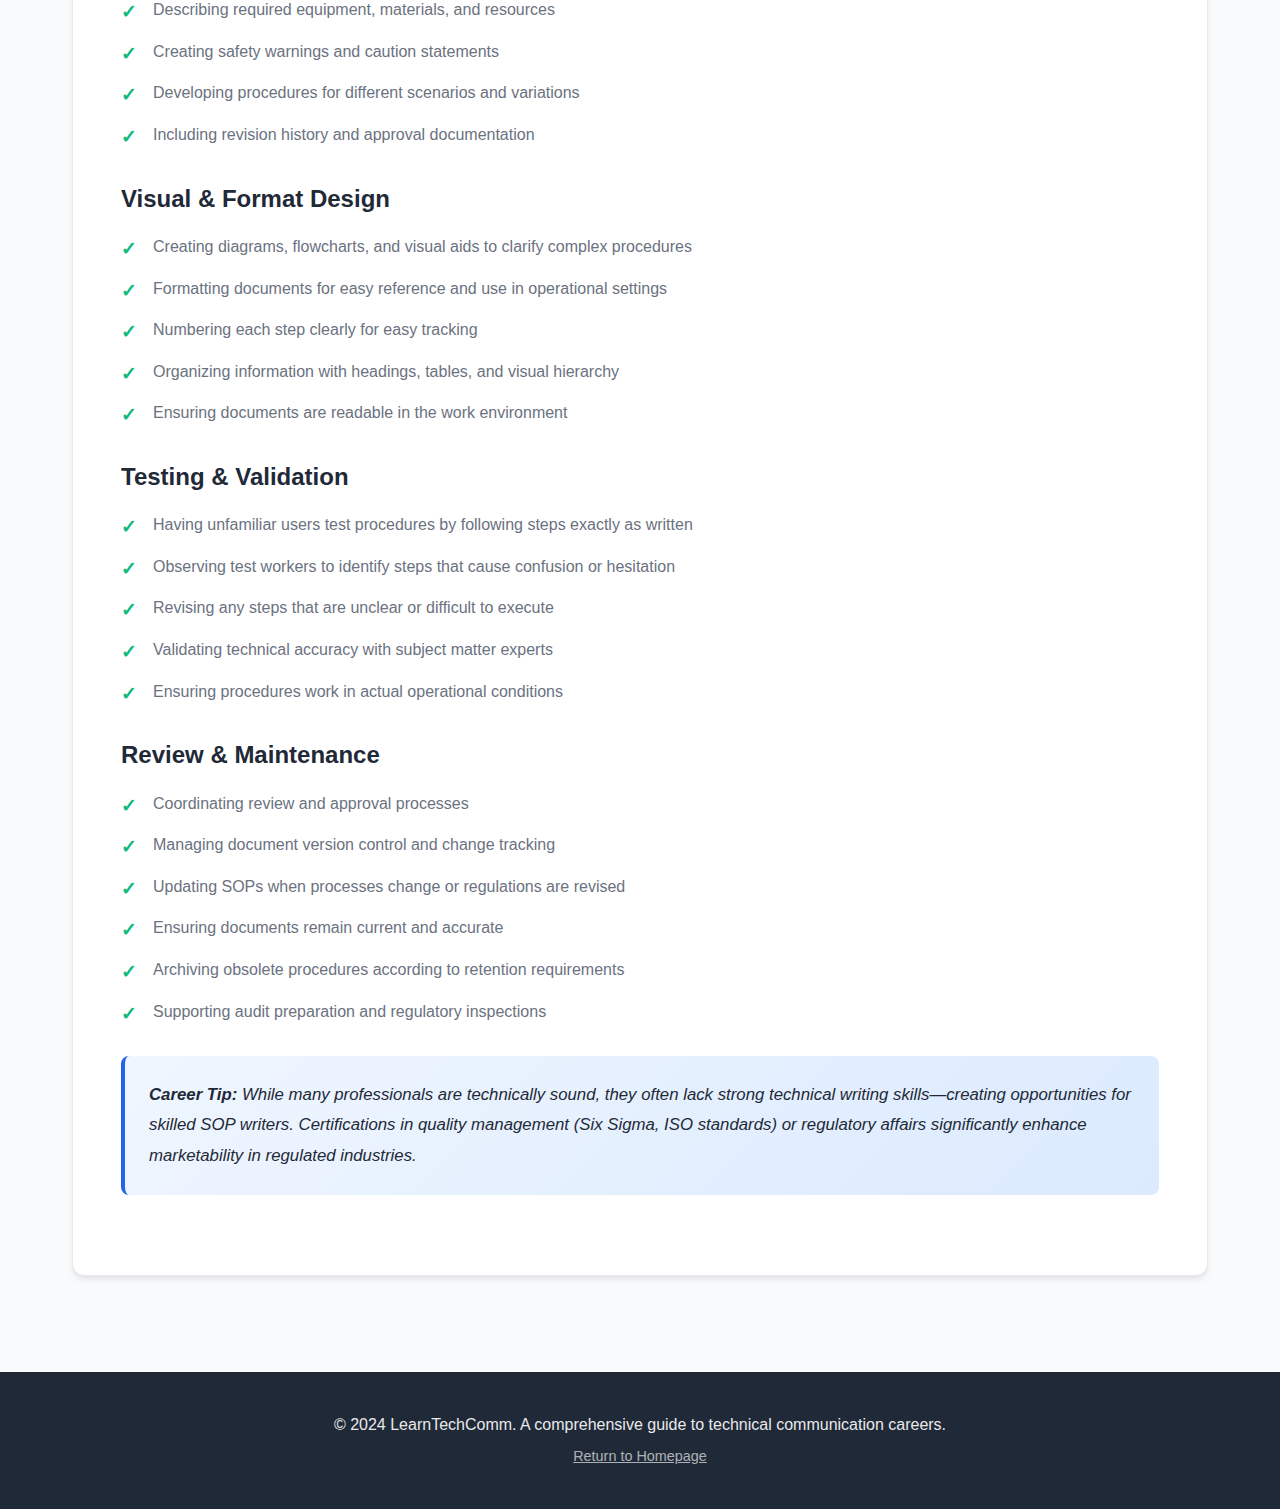
<file: pages/sops.html>
<!DOCTYPE html>
<html lang="en">
<head>
    <meta charset="UTF-8">
    <meta name="viewport" content="width=device-width, initial-scale=1.0">
    <meta name="description" content="Learn about Standard Operating Procedures in technical communication - skills, responsibilities, and career opportunities.">
    <title>Standard Operating Procedures - LearnTechComm</title>
    <link rel="stylesheet" href="../css/styles.css">
</head>
<body class="subfield-page">
    <header>
        <nav class="navbar">
            <div class="container">
                <h1 class="logo">Standard Operating Procedures</h1>
            </div>
        </nav>
    </header>

    <main>
        <section class="page-header">
            <div class="container">
                <a href="../index.html" class="back-link">← Back to Home</a>
                <h1>Standard Operating Procedures</h1>
                <p>Designing step-by-step instructions for critical processes requiring consistent execution</p>
            </div>
        </section>

        <section class="content-section">
            <div class="container">
                <div class="content-card">
                    <h2>Overview</h2>
                    <p>Standard Operating Procedures (SOPs) are detailed, written instructions that document how to perform routine operations and critical processes consistently and accurately. SOPs are essential in industries where safety, quality control, regulatory compliance, or testing requirements mandate that procedures be performed the same way every time, regardless of who executes them.</p>

                    <p>Technical writers specializing in SOPs create documents that serve as the foundation for organizational consistency, quality assurance, and regulatory compliance. These documents must be clear, precise, and unambiguous, as they often govern processes where errors can have serious consequences—from pharmaceutical manufacturing to food safety to laboratory testing. SOPs help organizations maintain consistency in performance, reduce errors, ensure compliance with regulations, and provide training resources for new employees.</p>

                    <p>SOP writing requires a unique combination of technical writing skills, understanding of regulated processes, and knowledge of human performance and learning. Writers must collaborate with subject matter experts, understand the end-users' workflows, be familiar with relevant regulations, and have skills in structuring operational documents with optimal layout, visuals, and language. This field is particularly critical in pharmaceuticals, healthcare, manufacturing, laboratories, food production, and any highly regulated industry.</p>

                    <div class="highlight-box">
                        <p><strong>Industry Insight:</strong> Well-written SOPs are not just compliance documents—they're critical operational tools that protect organizations from regulatory violations, reduce training time, prevent costly errors, and ensure consistent quality across shifts and personnel changes.</p>
                    </div>
                </div>

                <div class="content-card">
                    <h2>Essential Skills</h2>
                    <p>SOP writers need specialized skills that blend technical writing with regulatory knowledge and process analysis:</p>

                    <h3>Writing & Communication Skills</h3>
                    <ul>
                        <li>Ability to use clear, specific, and concrete language with straightforward vocabulary</li>
                        <li>Skill in writing concisely using an active and direct approach</li>
                        <li>Proficiency in using the imperative mood and action words for each step</li>
                        <li>Mastery of the "4 C's"—clear, concise, courteous, and correct writing</li>
                        <li>Understanding of plain language principles for accessibility</li>
                    </ul>

                    <h3>Technical & Domain Knowledge</h3>
                    <ul>
                        <li>Familiarity with relevant regulations and compliance requirements</li>
                        <li>Understanding of the processes being documented</li>
                        <li>Knowledge of industry-specific terminology and standards</li>
                        <li>Comprehension of safety and quality control principles</li>
                        <li>Understanding of human performance and learning theory</li>
                    </ul>

                    <h3>Document Design & Structure</h3>
                    <ul>
                        <li>Skills in structuring operational documents with optimal layout</li>
                        <li>Ability to create effective visuals like diagrams and flowcharts</li>
                        <li>Understanding of document formatting for easy reference</li>
                        <li>Knowledge of numbering systems for steps and procedures</li>
                        <li>Experience with document templates and standardization</li>
                    </ul>

                    <h3>Professional Competencies</h3>
                    <ul>
                        <li>Collaboration skills to work effectively with subject matter experts</li>
                        <li>Ability to conduct thorough task analysis</li>
                        <li>Testing skills to validate procedure accuracy</li>
                        <li>Attention to detail for ensuring procedural accuracy</li>
                        <li>Understanding of document control and version management</li>
                    </ul>
                </div>

                <div class="content-card">
                    <h2>Daily Tasks & Responsibilities</h2>
                    <p>SOP writers engage in detailed work that requires precision, collaboration, and regulatory awareness:</p>

                    <h3>Preparation & Research</h3>
                    <ul>
                        <li>Clearly identifying and defining the need and audience for each SOP</li>
                        <li>Completing thorough task analysis to capture complete procedures</li>
                        <li>Consulting with process experts who perform the procedures daily</li>
                        <li>Attracting input from experts at different levels and perspectives</li>
                        <li>Researching regulatory requirements and industry standards</li>
                        <li>Observing processes in action to understand workflows</li>
                    </ul>

                    <h3>Content Development</h3>
                    <ul>
                        <li>Writing detailed step-by-step instructions from beginning to end</li>
                        <li>Documenting authorization, frequency, purpose, and scope of procedures</li>
                        <li>Describing required equipment, materials, and resources</li>
                        <li>Creating safety warnings and caution statements</li>
                        <li>Developing procedures for different scenarios and variations</li>
                        <li>Including revision history and approval documentation</li>
                    </ul>

                    <h3>Visual & Format Design</h3>
                    <ul>
                        <li>Creating diagrams, flowcharts, and visual aids to clarify complex procedures</li>
                        <li>Formatting documents for easy reference and use in operational settings</li>
                        <li>Numbering each step clearly for easy tracking</li>
                        <li>Organizing information with headings, tables, and visual hierarchy</li>
                        <li>Ensuring documents are readable in the work environment</li>
                    </ul>

                    <h3>Testing & Validation</h3>
                    <ul>
                        <li>Having unfamiliar users test procedures by following steps exactly as written</li>
                        <li>Observing test workers to identify steps that cause confusion or hesitation</li>
                        <li>Revising any steps that are unclear or difficult to execute</li>
                        <li>Validating technical accuracy with subject matter experts</li>
                        <li>Ensuring procedures work in actual operational conditions</li>
                    </ul>

                    <h3>Review & Maintenance</h3>
                    <ul>
                        <li>Coordinating review and approval processes</li>
                        <li>Managing document version control and change tracking</li>
                        <li>Updating SOPs when processes change or regulations are revised</li>
                        <li>Ensuring documents remain current and accurate</li>
                        <li>Archiving obsolete procedures according to retention requirements</li>
                        <li>Supporting audit preparation and regulatory inspections</li>
                    </ul>

                    <div class="highlight-box">
                        <p><strong>Career Tip:</strong> While many professionals are technically sound, they often lack strong technical writing skills—creating opportunities for skilled SOP writers. Certifications in quality management (Six Sigma, ISO standards) or regulatory affairs significantly enhance marketability in regulated industries.</p>
                    </div>
                </div>
            </div>
        </section>
    </main>

    <footer>
        <div class="container">
            <p>&copy; 2024 LearnTechComm. A comprehensive guide to technical communication careers.</p>
            <p><a href="../index.html" style="color: white; opacity: 0.9;">Return to Homepage</a></p>
        </div>
    </footer>

    <script src="../js/main.js"></script>
</body>
</html>
</file>
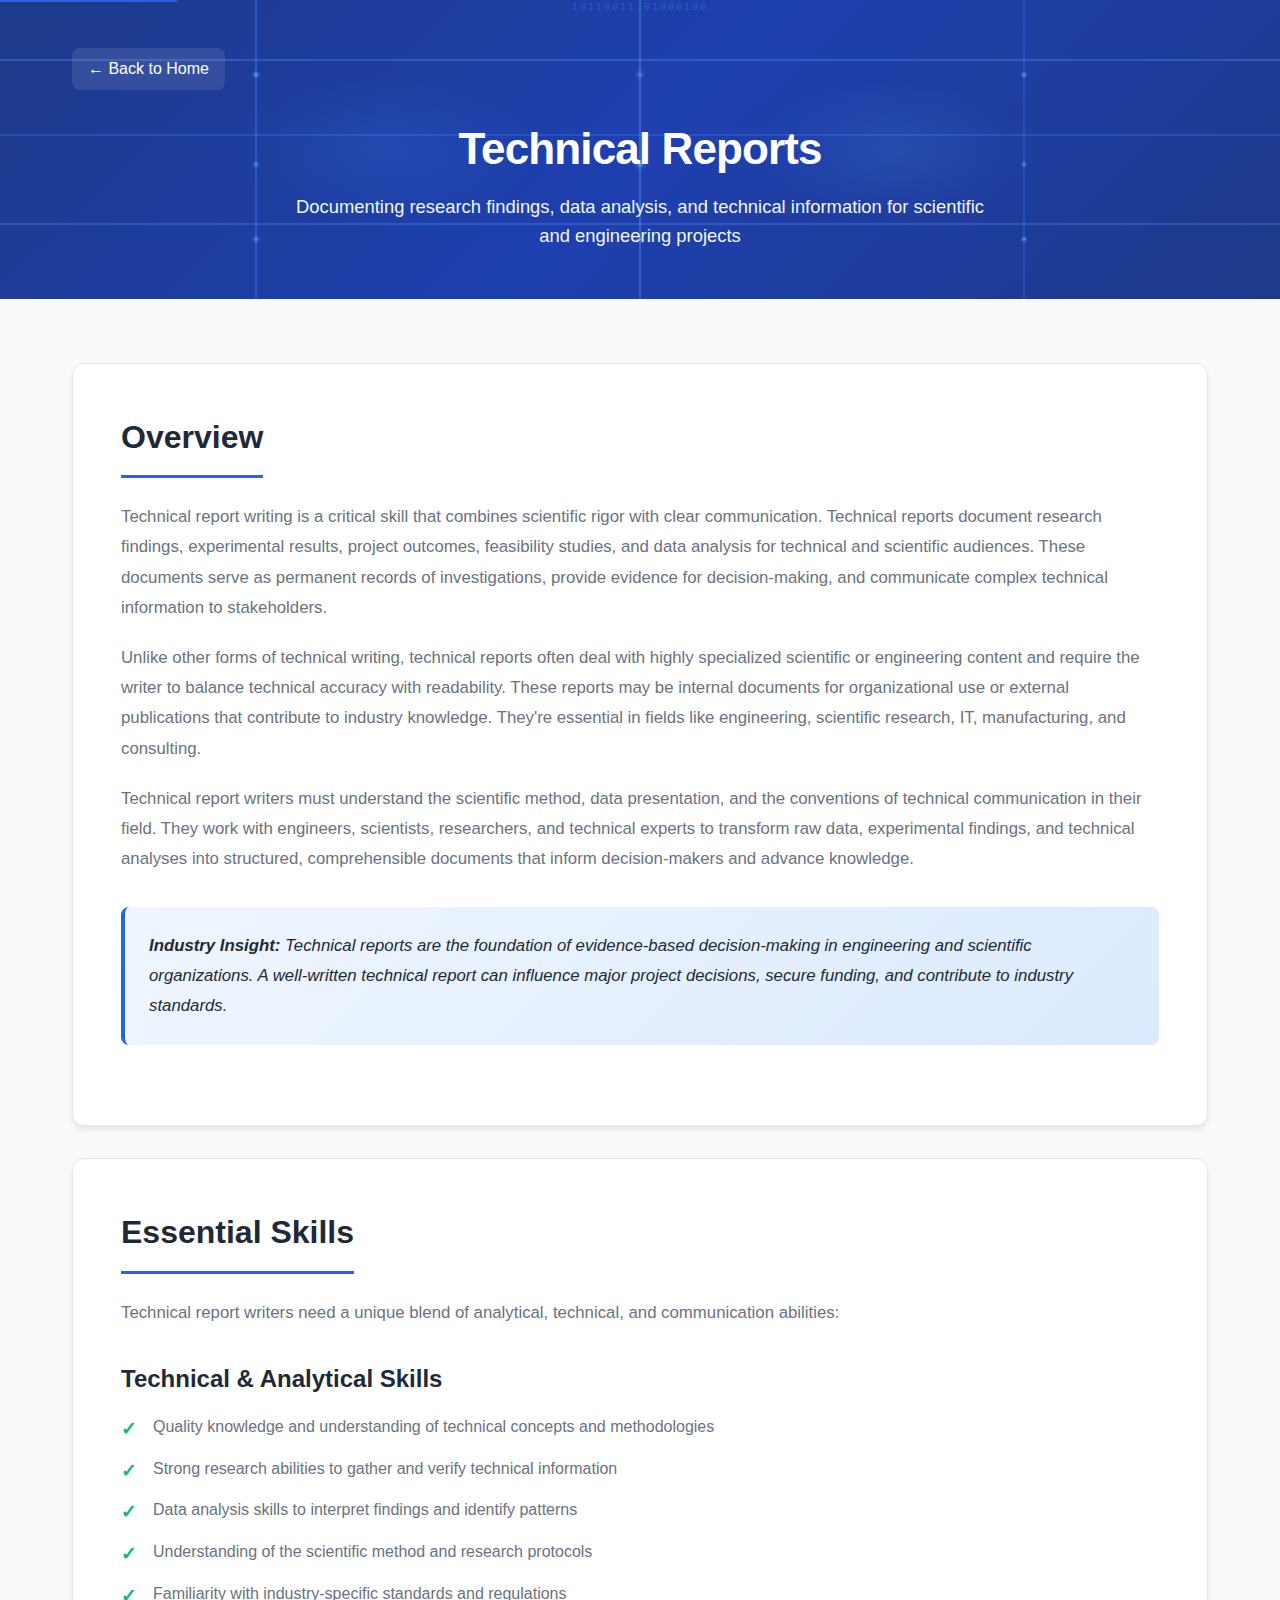
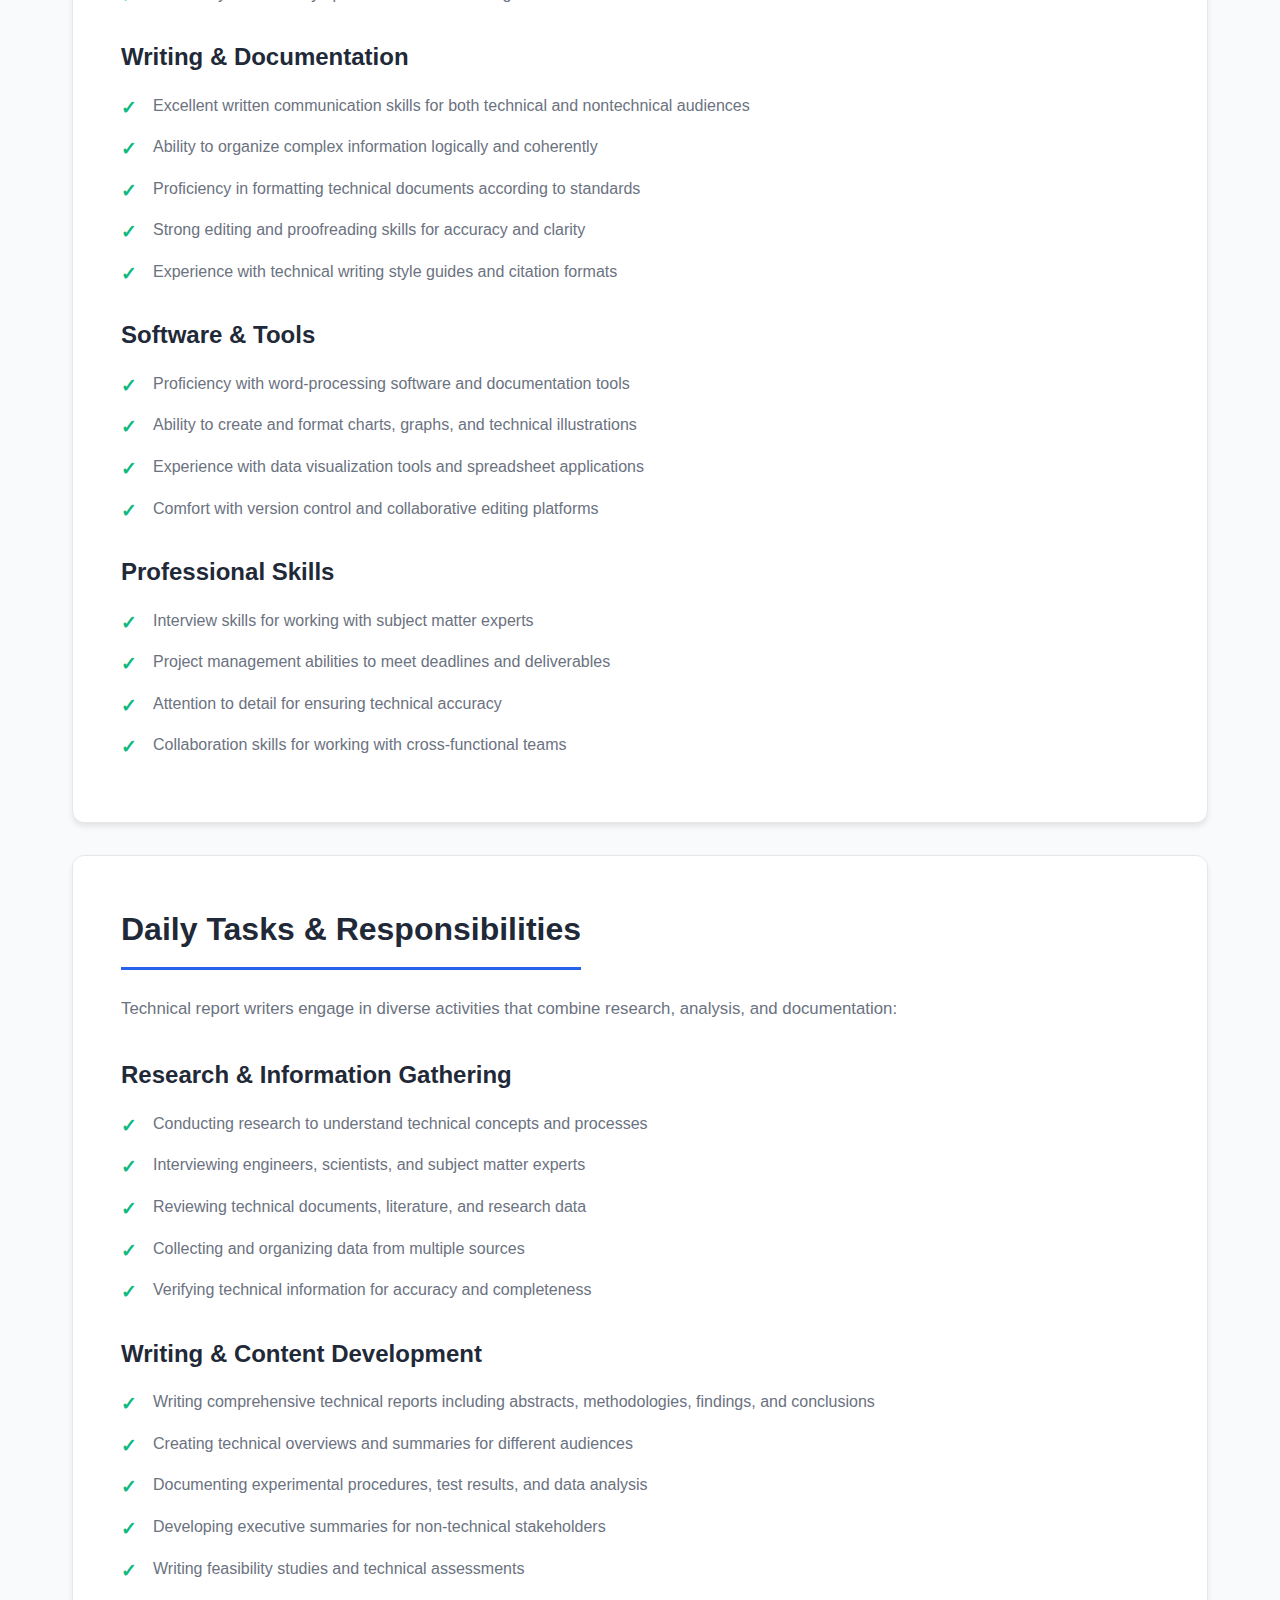
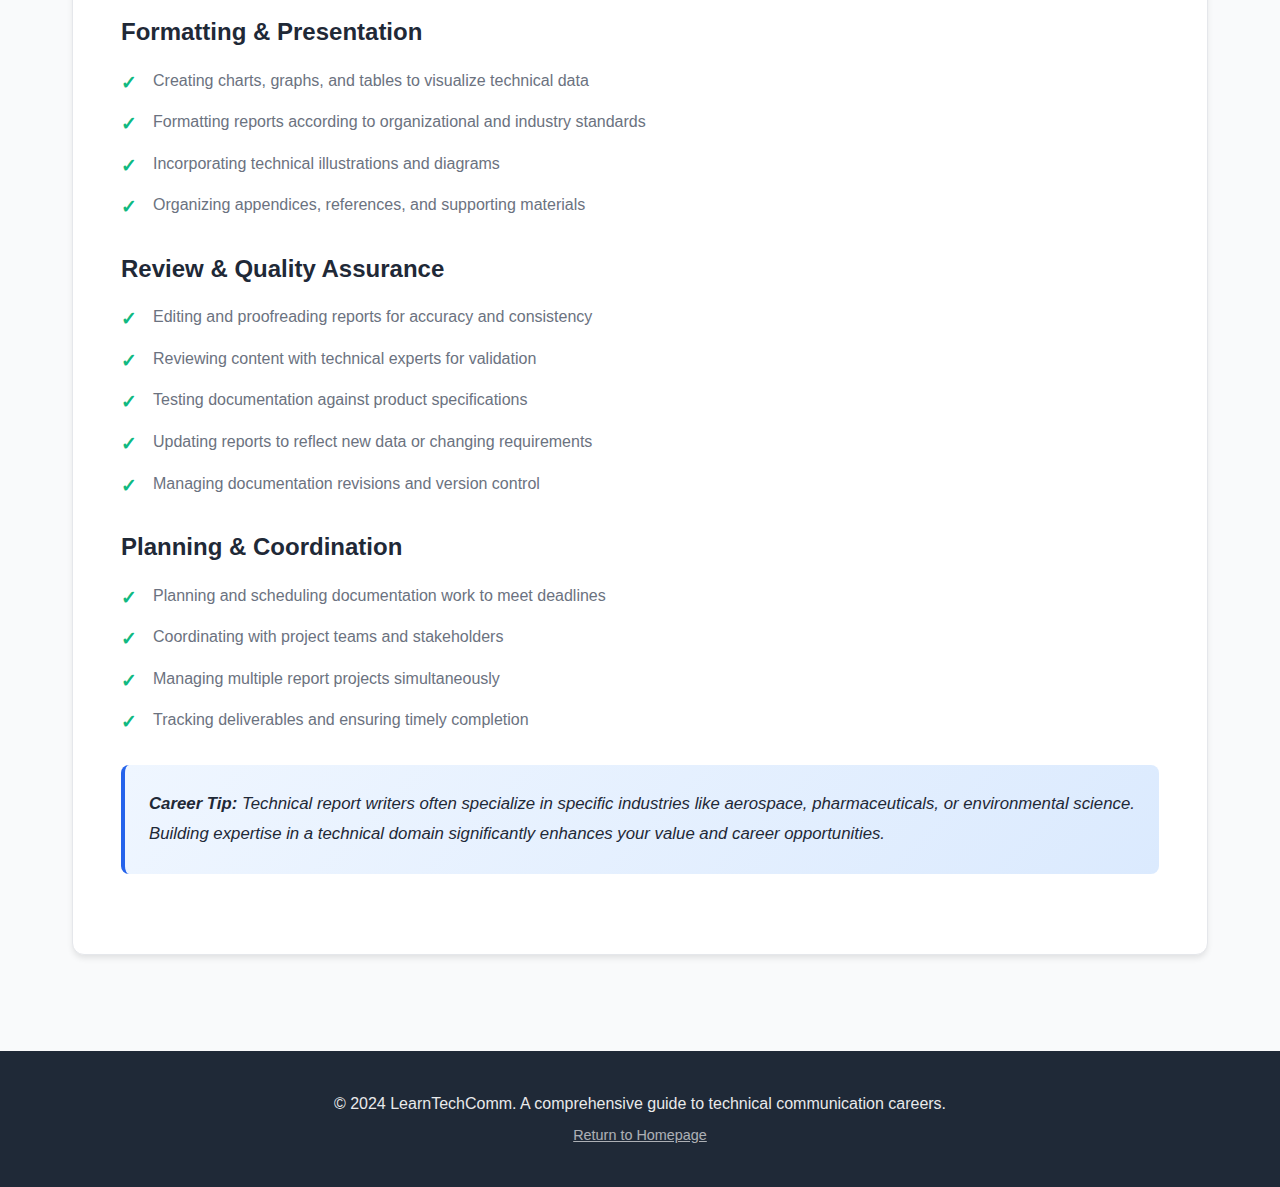
<file: pages/technical-reports.html>
<!DOCTYPE html>
<html lang="en">
<head>
    <meta charset="UTF-8">
    <meta name="viewport" content="width=device-width, initial-scale=1.0">
    <meta name="description" content="Learn about Technical Reports in technical communication - skills, responsibilities, and career opportunities.">
    <title>Technical Reports - LearnTechComm</title>
    <link rel="stylesheet" href="../css/styles.css">
</head>
<body class="subfield-page">
    <header>
        <nav class="navbar">
            <div class="container">
                <h1 class="logo">Technical Reports</h1>
            </div>
        </nav>
    </header>

    <main>
        <section class="page-header">
            <div class="container">
                <a href="../index.html" class="back-link">← Back to Home</a>
                <h1>Technical Reports</h1>
                <p>Documenting research findings, data analysis, and technical information for scientific and engineering projects</p>
            </div>
        </section>

        <section class="content-section">
            <div class="container">
                <div class="content-card">
                    <h2>Overview</h2>
                    <p>Technical report writing is a critical skill that combines scientific rigor with clear communication. Technical reports document research findings, experimental results, project outcomes, feasibility studies, and data analysis for technical and scientific audiences. These documents serve as permanent records of investigations, provide evidence for decision-making, and communicate complex technical information to stakeholders.</p>

                    <p>Unlike other forms of technical writing, technical reports often deal with highly specialized scientific or engineering content and require the writer to balance technical accuracy with readability. These reports may be internal documents for organizational use or external publications that contribute to industry knowledge. They're essential in fields like engineering, scientific research, IT, manufacturing, and consulting.</p>

                    <p>Technical report writers must understand the scientific method, data presentation, and the conventions of technical communication in their field. They work with engineers, scientists, researchers, and technical experts to transform raw data, experimental findings, and technical analyses into structured, comprehensible documents that inform decision-makers and advance knowledge.</p>

                    <div class="highlight-box">
                        <p><strong>Industry Insight:</strong> Technical reports are the foundation of evidence-based decision-making in engineering and scientific organizations. A well-written technical report can influence major project decisions, secure funding, and contribute to industry standards.</p>
                    </div>
                </div>

                <div class="content-card">
                    <h2>Essential Skills</h2>
                    <p>Technical report writers need a unique blend of analytical, technical, and communication abilities:</p>

                    <h3>Technical & Analytical Skills</h3>
                    <ul>
                        <li>Quality knowledge and understanding of technical concepts and methodologies</li>
                        <li>Strong research abilities to gather and verify technical information</li>
                        <li>Data analysis skills to interpret findings and identify patterns</li>
                        <li>Understanding of the scientific method and research protocols</li>
                        <li>Familiarity with industry-specific standards and regulations</li>
                    </ul>

                    <h3>Writing & Documentation</h3>
                    <ul>
                        <li>Excellent written communication skills for both technical and nontechnical audiences</li>
                        <li>Ability to organize complex information logically and coherently</li>
                        <li>Proficiency in formatting technical documents according to standards</li>
                        <li>Strong editing and proofreading skills for accuracy and clarity</li>
                        <li>Experience with technical writing style guides and citation formats</li>
                    </ul>

                    <h3>Software & Tools</h3>
                    <ul>
                        <li>Proficiency with word-processing software and documentation tools</li>
                        <li>Ability to create and format charts, graphs, and technical illustrations</li>
                        <li>Experience with data visualization tools and spreadsheet applications</li>
                        <li>Comfort with version control and collaborative editing platforms</li>
                    </ul>

                    <h3>Professional Skills</h3>
                    <ul>
                        <li>Interview skills for working with subject matter experts</li>
                        <li>Project management abilities to meet deadlines and deliverables</li>
                        <li>Attention to detail for ensuring technical accuracy</li>
                        <li>Collaboration skills for working with cross-functional teams</li>
                    </ul>
                </div>

                <div class="content-card">
                    <h2>Daily Tasks & Responsibilities</h2>
                    <p>Technical report writers engage in diverse activities that combine research, analysis, and documentation:</p>

                    <h3>Research & Information Gathering</h3>
                    <ul>
                        <li>Conducting research to understand technical concepts and processes</li>
                        <li>Interviewing engineers, scientists, and subject matter experts</li>
                        <li>Reviewing technical documents, literature, and research data</li>
                        <li>Collecting and organizing data from multiple sources</li>
                        <li>Verifying technical information for accuracy and completeness</li>
                    </ul>

                    <h3>Writing & Content Development</h3>
                    <ul>
                        <li>Writing comprehensive technical reports including abstracts, methodologies, findings, and conclusions</li>
                        <li>Creating technical overviews and summaries for different audiences</li>
                        <li>Documenting experimental procedures, test results, and data analysis</li>
                        <li>Developing executive summaries for non-technical stakeholders</li>
                        <li>Writing feasibility studies and technical assessments</li>
                    </ul>

                    <h3>Formatting & Presentation</h3>
                    <ul>
                        <li>Creating charts, graphs, and tables to visualize technical data</li>
                        <li>Formatting reports according to organizational and industry standards</li>
                        <li>Incorporating technical illustrations and diagrams</li>
                        <li>Organizing appendices, references, and supporting materials</li>
                    </ul>

                    <h3>Review & Quality Assurance</h3>
                    <ul>
                        <li>Editing and proofreading reports for accuracy and consistency</li>
                        <li>Reviewing content with technical experts for validation</li>
                        <li>Testing documentation against product specifications</li>
                        <li>Updating reports to reflect new data or changing requirements</li>
                        <li>Managing documentation revisions and version control</li>
                    </ul>

                    <h3>Planning & Coordination</h3>
                    <ul>
                        <li>Planning and scheduling documentation work to meet deadlines</li>
                        <li>Coordinating with project teams and stakeholders</li>
                        <li>Managing multiple report projects simultaneously</li>
                        <li>Tracking deliverables and ensuring timely completion</li>
                    </ul>

                    <div class="highlight-box">
                        <p><strong>Career Tip:</strong> Technical report writers often specialize in specific industries like aerospace, pharmaceuticals, or environmental science. Building expertise in a technical domain significantly enhances your value and career opportunities.</p>
                    </div>
                </div>
            </div>
        </section>
    </main>

    <footer>
        <div class="container">
            <p>&copy; 2024 LearnTechComm. A comprehensive guide to technical communication careers.</p>
            <p><a href="../index.html" style="color: white; opacity: 0.9;">Return to Homepage</a></p>
        </div>
    </footer>

    <script src="../js/main.js"></script>
</body>
</html>
</file>
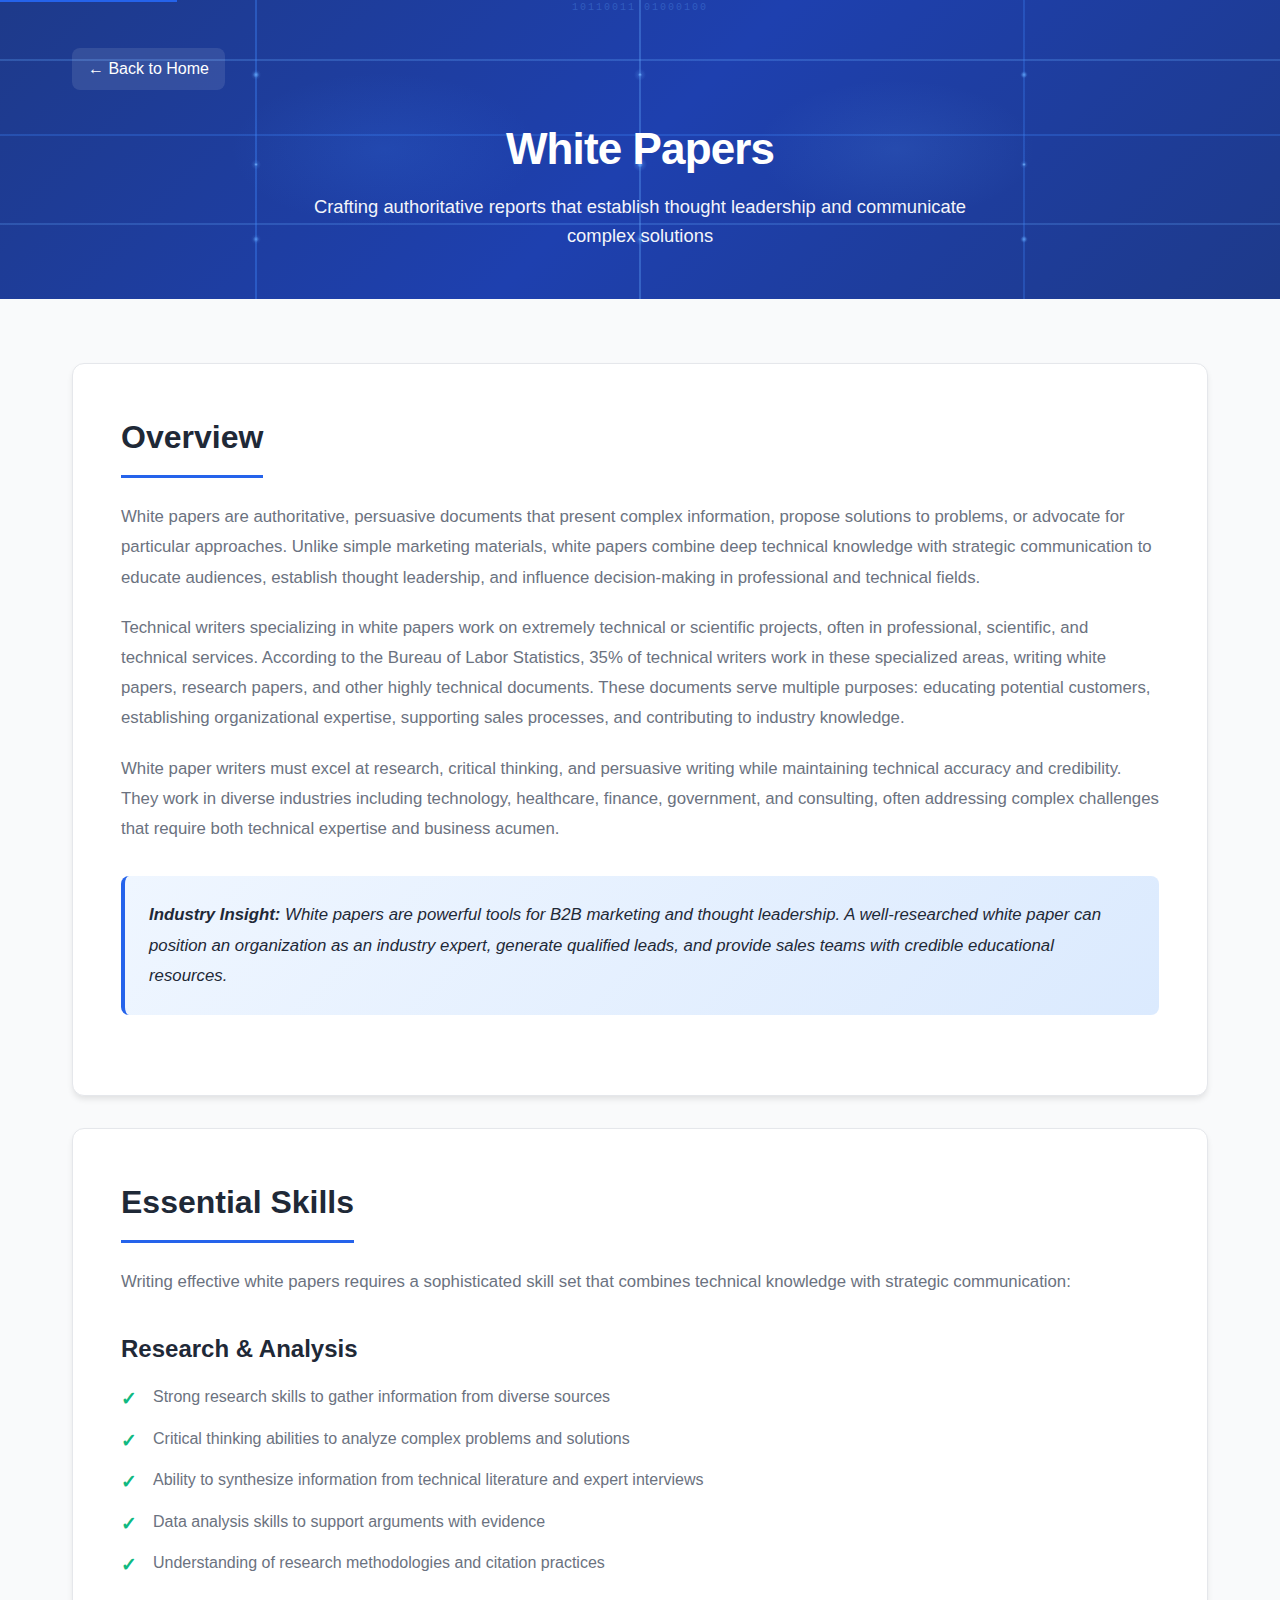
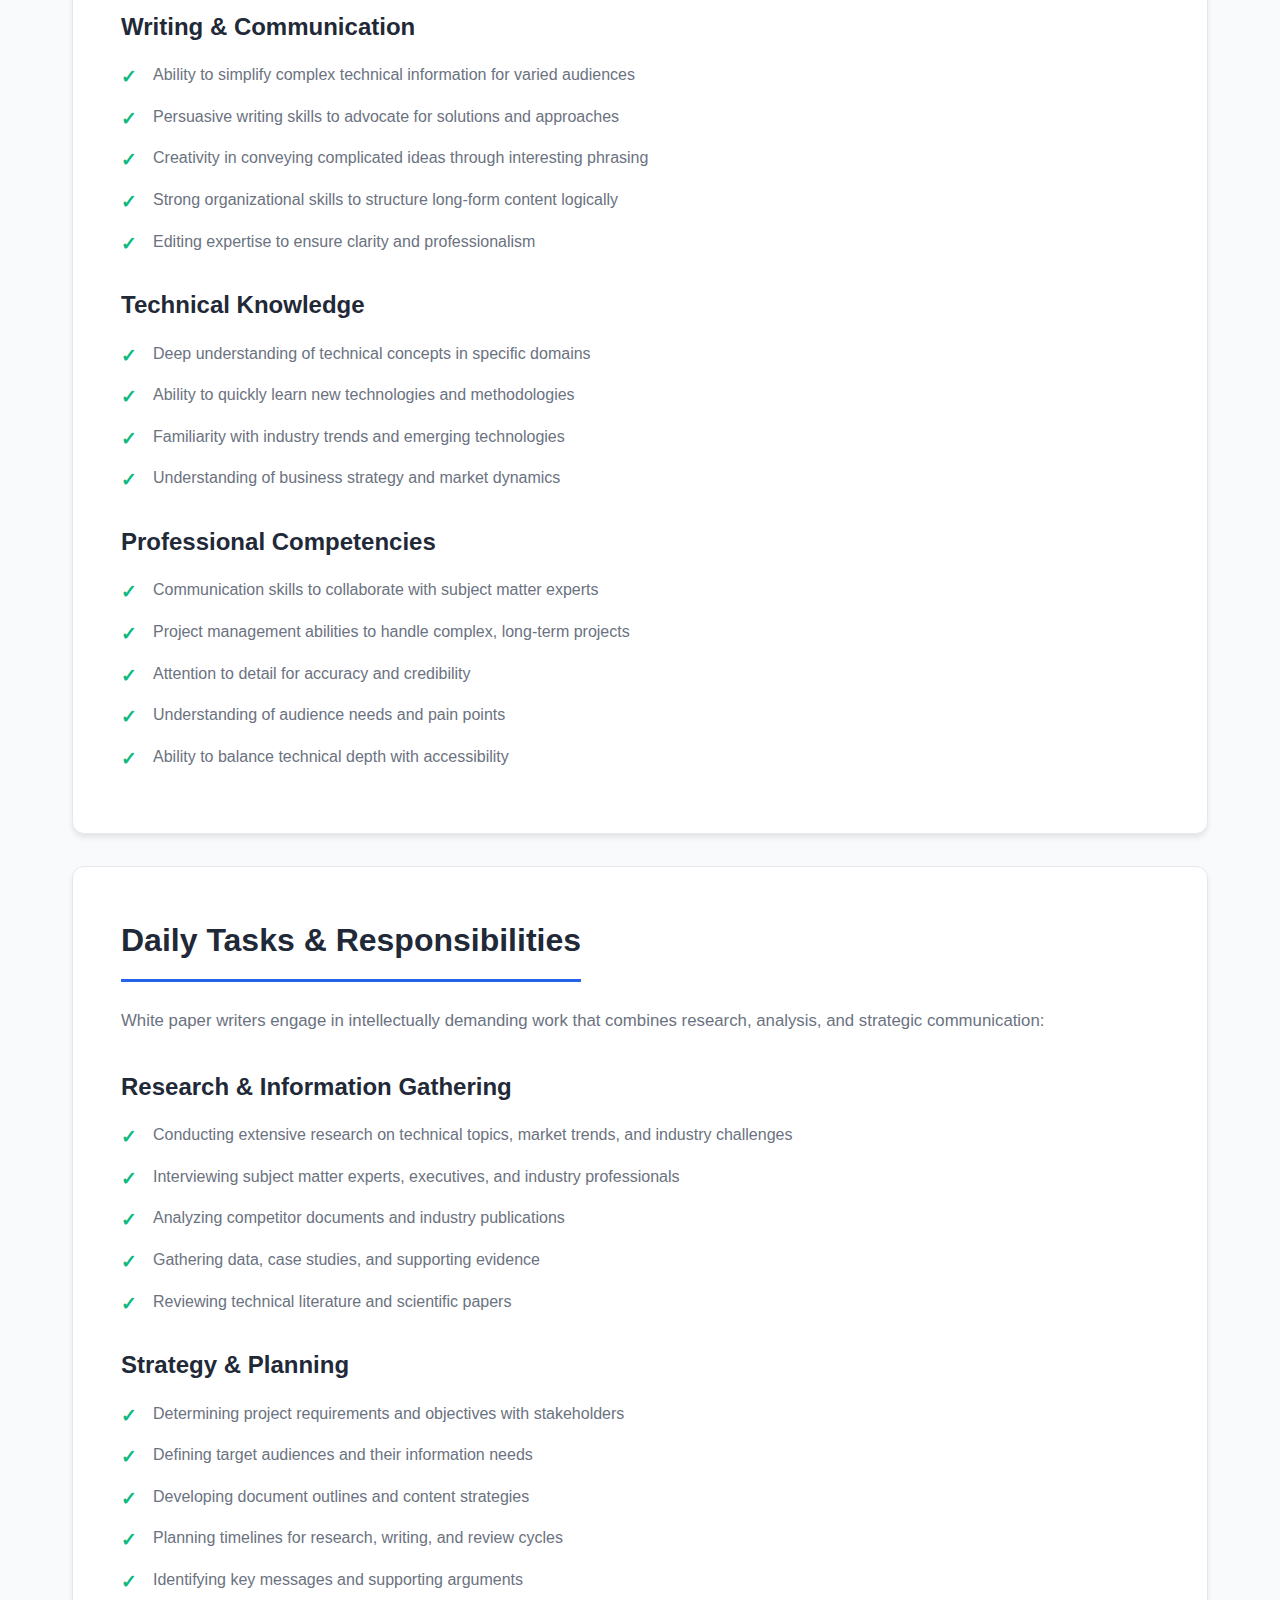
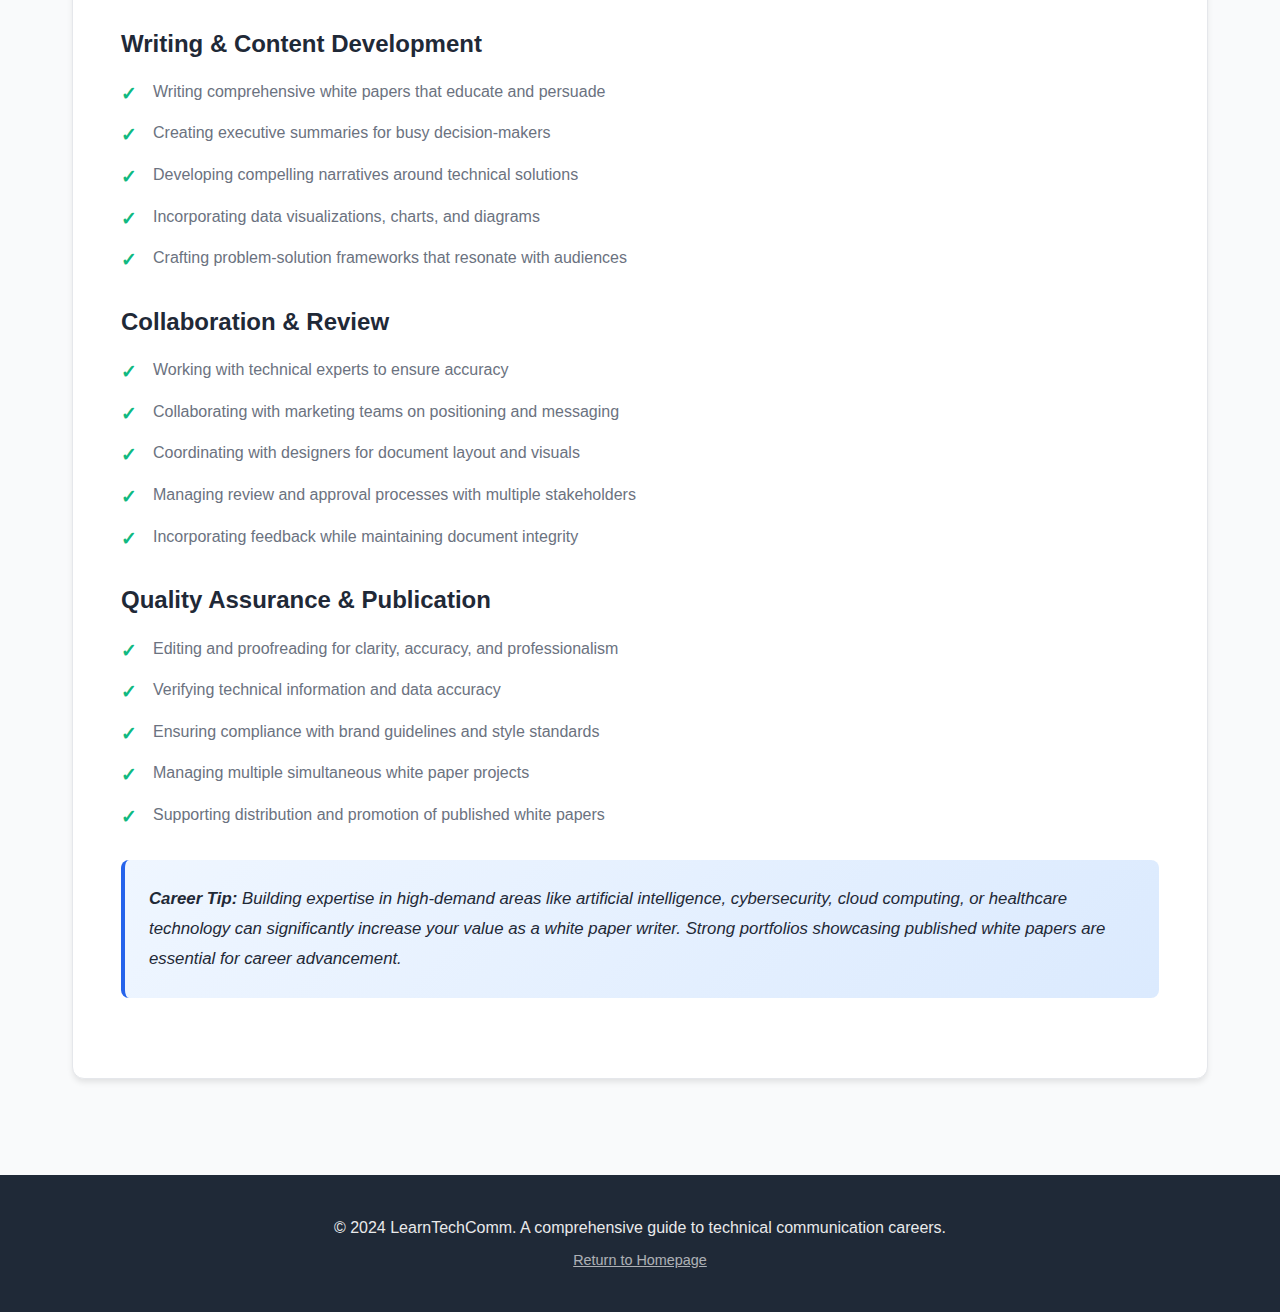
<file: pages/white-papers.html>
<!DOCTYPE html>
<html lang="en">
<head>
    <meta charset="UTF-8">
    <meta name="viewport" content="width=device-width, initial-scale=1.0">
    <meta name="description" content="Learn about White Papers in technical communication - skills, responsibilities, and career opportunities.">
    <title>White Papers - LearnTechComm</title>
    <link rel="stylesheet" href="../css/styles.css">
</head>
<body class="subfield-page">
    <header>
        <nav class="navbar">
            <div class="container">
                <h1 class="logo">White Papers</h1>
            </div>
        </nav>
    </header>

    <main>
        <section class="page-header">
            <div class="container">
                <a href="../index.html" class="back-link">← Back to Home</a>
                <h1>White Papers</h1>
                <p>Crafting authoritative reports that establish thought leadership and communicate complex solutions</p>
            </div>
        </section>

        <section class="content-section">
            <div class="container">
                <div class="content-card">
                    <h2>Overview</h2>
                    <p>White papers are authoritative, persuasive documents that present complex information, propose solutions to problems, or advocate for particular approaches. Unlike simple marketing materials, white papers combine deep technical knowledge with strategic communication to educate audiences, establish thought leadership, and influence decision-making in professional and technical fields.</p>

                    <p>Technical writers specializing in white papers work on extremely technical or scientific projects, often in professional, scientific, and technical services. According to the Bureau of Labor Statistics, 35% of technical writers work in these specialized areas, writing white papers, research papers, and other highly technical documents. These documents serve multiple purposes: educating potential customers, establishing organizational expertise, supporting sales processes, and contributing to industry knowledge.</p>

                    <p>White paper writers must excel at research, critical thinking, and persuasive writing while maintaining technical accuracy and credibility. They work in diverse industries including technology, healthcare, finance, government, and consulting, often addressing complex challenges that require both technical expertise and business acumen.</p>

                    <div class="highlight-box">
                        <p><strong>Industry Insight:</strong> White papers are powerful tools for B2B marketing and thought leadership. A well-researched white paper can position an organization as an industry expert, generate qualified leads, and provide sales teams with credible educational resources.</p>
                    </div>
                </div>

                <div class="content-card">
                    <h2>Essential Skills</h2>
                    <p>Writing effective white papers requires a sophisticated skill set that combines technical knowledge with strategic communication:</p>

                    <h3>Research & Analysis</h3>
                    <ul>
                        <li>Strong research skills to gather information from diverse sources</li>
                        <li>Critical thinking abilities to analyze complex problems and solutions</li>
                        <li>Ability to synthesize information from technical literature and expert interviews</li>
                        <li>Data analysis skills to support arguments with evidence</li>
                        <li>Understanding of research methodologies and citation practices</li>
                    </ul>

                    <h3>Writing & Communication</h3>
                    <ul>
                        <li>Ability to simplify complex technical information for varied audiences</li>
                        <li>Persuasive writing skills to advocate for solutions and approaches</li>
                        <li>Creativity in conveying complicated ideas through interesting phrasing</li>
                        <li>Strong organizational skills to structure long-form content logically</li>
                        <li>Editing expertise to ensure clarity and professionalism</li>
                    </ul>

                    <h3>Technical Knowledge</h3>
                    <ul>
                        <li>Deep understanding of technical concepts in specific domains</li>
                        <li>Ability to quickly learn new technologies and methodologies</li>
                        <li>Familiarity with industry trends and emerging technologies</li>
                        <li>Understanding of business strategy and market dynamics</li>
                    </ul>

                    <h3>Professional Competencies</h3>
                    <ul>
                        <li>Communication skills to collaborate with subject matter experts</li>
                        <li>Project management abilities to handle complex, long-term projects</li>
                        <li>Attention to detail for accuracy and credibility</li>
                        <li>Understanding of audience needs and pain points</li>
                        <li>Ability to balance technical depth with accessibility</li>
                    </ul>
                </div>

                <div class="content-card">
                    <h2>Daily Tasks & Responsibilities</h2>
                    <p>White paper writers engage in intellectually demanding work that combines research, analysis, and strategic communication:</p>

                    <h3>Research & Information Gathering</h3>
                    <ul>
                        <li>Conducting extensive research on technical topics, market trends, and industry challenges</li>
                        <li>Interviewing subject matter experts, executives, and industry professionals</li>
                        <li>Analyzing competitor documents and industry publications</li>
                        <li>Gathering data, case studies, and supporting evidence</li>
                        <li>Reviewing technical literature and scientific papers</li>
                    </ul>

                    <h3>Strategy & Planning</h3>
                    <ul>
                        <li>Determining project requirements and objectives with stakeholders</li>
                        <li>Defining target audiences and their information needs</li>
                        <li>Developing document outlines and content strategies</li>
                        <li>Planning timelines for research, writing, and review cycles</li>
                        <li>Identifying key messages and supporting arguments</li>
                    </ul>

                    <h3>Writing & Content Development</h3>
                    <ul>
                        <li>Writing comprehensive white papers that educate and persuade</li>
                        <li>Creating executive summaries for busy decision-makers</li>
                        <li>Developing compelling narratives around technical solutions</li>
                        <li>Incorporating data visualizations, charts, and diagrams</li>
                        <li>Crafting problem-solution frameworks that resonate with audiences</li>
                    </ul>

                    <h3>Collaboration & Review</h3>
                    <ul>
                        <li>Working with technical experts to ensure accuracy</li>
                        <li>Collaborating with marketing teams on positioning and messaging</li>
                        <li>Coordinating with designers for document layout and visuals</li>
                        <li>Managing review and approval processes with multiple stakeholders</li>
                        <li>Incorporating feedback while maintaining document integrity</li>
                    </ul>

                    <h3>Quality Assurance & Publication</h3>
                    <ul>
                        <li>Editing and proofreading for clarity, accuracy, and professionalism</li>
                        <li>Verifying technical information and data accuracy</li>
                        <li>Ensuring compliance with brand guidelines and style standards</li>
                        <li>Managing multiple simultaneous white paper projects</li>
                        <li>Supporting distribution and promotion of published white papers</li>
                    </ul>

                    <div class="highlight-box">
                        <p><strong>Career Tip:</strong> Building expertise in high-demand areas like artificial intelligence, cybersecurity, cloud computing, or healthcare technology can significantly increase your value as a white paper writer. Strong portfolios showcasing published white papers are essential for career advancement.</p>
                    </div>
                </div>
            </div>
        </section>
    </main>

    <footer>
        <div class="container">
            <p>&copy; 2024 LearnTechComm. A comprehensive guide to technical communication careers.</p>
            <p><a href="../index.html" style="color: white; opacity: 0.9;">Return to Homepage</a></p>
        </div>
    </footer>

    <script src="../js/main.js"></script>
</body>
</html>
</file>
<file: css/styles.css>
/* ===================================
   RESET & BASE STYLES
   =================================== */

* {
    margin: 0;
    padding: 0;
    box-sizing: border-box;
}

:root {
    --primary-color: #2563eb;
    --primary-dark: #1e40af;
    --primary-light: #3b82f6;
    --secondary-color: #10b981;
    --accent-color: #8b5cf6;
    --text-primary: #1f2937;
    --text-secondary: #6b7280;
    --bg-primary: #ffffff;
    --bg-secondary: #f9fafb;
    --bg-card: #ffffff;
    --border-color: #e5e7eb;
    --shadow-sm: 0 1px 2px 0 rgba(0, 0, 0, 0.05);
    --shadow-md: 0 4px 6px -1px rgba(0, 0, 0, 0.1);
    --shadow-lg: 0 10px 15px -3px rgba(0, 0, 0, 0.1);
    --shadow-xl: 0 20px 25px -5px rgba(0, 0, 0, 0.1);
    --transition-base: all 0.3s ease;
}

html {
    scroll-behavior: smooth;
}

body {
    font-family: -apple-system, BlinkMacSystemFont, 'Segoe UI', 'Roboto', 'Oxygen', 'Ubuntu', 'Cantarell', 'Fira Sans', 'Droid Sans', 'Helvetica Neue', sans-serif;
    line-height: 1.6;
    color: var(--text-primary);
    background-color: var(--bg-secondary);
    font-size: 16px;
    padding-top: 110px; /* Space for fixed header */
}

.container {
    max-width: 1200px;
    margin: 0 auto;
    padding: 0 2rem;
}

/* ===================================
   HEADER & NAVIGATION
   =================================== */

header {
    background: linear-gradient(135deg, #1e3a8a 0%, #1e40af 50%, #1e3a8a 100%);
    color: white;
    box-shadow: var(--shadow-md);
    position: fixed;
    top: 0;
    left: 0;
    right: 0;
    z-index: 100;
    transition: transform 0.3s ease, opacity 0.3s ease;
    transform: translateY(0);
    opacity: 1;
    overflow: hidden;
}

/* Circuit board lines - horizontal */
header::before {
    content: '';
    position: absolute;
    top: 0;
    left: 0;
    right: 0;
    bottom: 0;
    background-image:
        /* Horizontal circuit traces */
        linear-gradient(90deg, transparent 0%, transparent calc(15% - 1px), rgba(59, 130, 246, 0.4) calc(15% - 1px), rgba(59, 130, 246, 0.4) calc(15% + 1px), transparent calc(15% + 1px)),
        linear-gradient(90deg, transparent 0%, transparent calc(45% - 1px), rgba(96, 165, 250, 0.3) calc(45% - 1px), rgba(96, 165, 250, 0.3) calc(45% + 1px), transparent calc(45% + 1px)),
        linear-gradient(90deg, transparent 0%, transparent calc(75% - 1px), rgba(59, 130, 246, 0.35) calc(75% - 1px), rgba(59, 130, 246, 0.35) calc(75% + 1px), transparent calc(75% + 1px)),
        /* Vertical circuit traces */
        linear-gradient(0deg, transparent 0%, transparent calc(30% - 1px), rgba(96, 165, 250, 0.25) calc(30% - 1px), rgba(96, 165, 250, 0.25) calc(30% + 1px), transparent calc(30% + 1px)),
        linear-gradient(0deg, transparent 0%, transparent calc(65% - 1px), rgba(59, 130, 246, 0.3) calc(65% - 1px), rgba(59, 130, 246, 0.3) calc(65% + 1px), transparent calc(65% + 1px));
    pointer-events: none;
}

/* Network nodes and connection points with glow */
header::after {
    content: '01001001 01010100';
    position: absolute;
    top: 10px;
    right: 20px;
    font-family: 'Courier New', monospace;
    font-size: 10px;
    color: rgba(96, 165, 250, 0.3);
    letter-spacing: 2px;
    pointer-events: none;
    background-image:
        /* Glowing nodes at intersections */
        radial-gradient(circle 3px at 15% 30%, rgba(96, 165, 250, 0.9) 0%, rgba(96, 165, 250, 0.5) 40%, transparent 100%),
        radial-gradient(circle 4px at 15% 30%, rgba(96, 165, 250, 0.4) 0%, transparent 100%),
        radial-gradient(circle 2px at 45% 30%, rgba(147, 197, 253, 1) 0%, rgba(96, 165, 250, 0.6) 40%, transparent 100%),
        radial-gradient(circle 5px at 45% 30%, rgba(96, 165, 250, 0.3) 0%, transparent 100%),
        radial-gradient(circle 3px at 75% 30%, rgba(96, 165, 250, 0.8) 0%, rgba(96, 165, 250, 0.4) 40%, transparent 100%),
        radial-gradient(circle 4px at 75% 30%, rgba(96, 165, 250, 0.3) 0%, transparent 100%),
        radial-gradient(circle 2px at 15% 65%, rgba(147, 197, 253, 0.9) 0%, rgba(96, 165, 250, 0.5) 40%, transparent 100%),
        radial-gradient(circle 5px at 15% 65%, rgba(96, 165, 250, 0.25) 0%, transparent 100%),
        radial-gradient(circle 3px at 45% 65%, rgba(96, 165, 250, 0.95) 0%, rgba(96, 165, 250, 0.6) 40%, transparent 100%),
        radial-gradient(circle 6px at 45% 65%, rgba(96, 165, 250, 0.35) 0%, transparent 100%),
        radial-gradient(circle 2px at 75% 65%, rgba(147, 197, 253, 0.85) 0%, rgba(96, 165, 250, 0.4) 40%, transparent 100%),
        radial-gradient(circle 4px at 75% 65%, rgba(96, 165, 250, 0.3) 0%, transparent 100%),
        /* Ambient glow areas */
        radial-gradient(ellipse 200px 100px at 25% 50%, rgba(59, 130, 246, 0.15) 0%, transparent 70%),
        radial-gradient(ellipse 180px 90px at 65% 50%, rgba(96, 165, 250, 0.12) 0%, transparent 70%);
    background-repeat: no-repeat;
    background-position: 0 0;
    width: 100%;
    height: 100%;
    top: 0;
    left: 0;
}

header.header-hidden {
    transform: translateY(-100%);
    opacity: 0;
}

header.header-visible {
    transform: translateY(0);
    opacity: 1;
}

.navbar {
    padding: 1.5rem 0;
    position: relative;
    z-index: 1;
}

.logo {
    font-size: 2rem;
    font-weight: 700;
    margin-bottom: 0.25rem;
    letter-spacing: -0.02em;
}

.tagline {
    font-size: 0.95rem;
    opacity: 0.9;
    font-weight: 300;
}

/* ===================================
   HERO SECTION
   =================================== */

.hero {
    background: linear-gradient(to bottom, #ffffff 0%, var(--bg-secondary) 100%);
    padding: 4rem 0;
}

.hero h2 {
    font-size: 2.5rem;
    font-weight: 700;
    color: var(--text-primary);
    margin-bottom: 2rem;
    text-align: center;
    letter-spacing: -0.02em;
}

.intro-content {
    max-width: 900px;
    margin: 0 auto;
    background: var(--bg-card);
    padding: 2.5rem;
    border-radius: 12px;
    box-shadow: var(--shadow-md);
    border: 1px solid var(--border-color);
}

.intro-content p {
    margin-bottom: 1.5rem;
    color: var(--text-secondary);
    font-size: 1.05rem;
    line-height: 1.8;
}

.intro-content p:last-child {
    margin-bottom: 0;
}

.intro-content strong {
    color: var(--primary-color);
    font-weight: 600;
}

/* ===================================
   FIELDS SECTION
   =================================== */

.fields-section {
    padding: 4rem 0 5rem;
}

.section-title {
    font-size: 2.25rem;
    font-weight: 700;
    text-align: center;
    margin-bottom: 3rem;
    color: var(--text-primary);
    letter-spacing: -0.02em;
}

.cards-grid {
    display: grid;
    grid-template-columns: repeat(auto-fit, minmax(320px, 1fr));
    gap: 2rem;
    margin-top: 2rem;
}

/* ===================================
   CARDS
   =================================== */

.card {
    background: var(--bg-card);
    border-radius: 12px;
    padding: 2rem;
    text-decoration: none;
    color: var(--text-primary);
    border: 1px solid var(--border-color);
    box-shadow: var(--shadow-sm);
    transition: var(--transition-base);
    display: flex;
    flex-direction: column;
    position: relative;
    overflow: hidden;
}

.card::before {
    content: '';
    position: absolute;
    top: 0;
    left: 0;
    right: 0;
    height: 4px;
    background: linear-gradient(90deg, var(--primary-color), var(--accent-color));
    transform: scaleX(0);
    transform-origin: left;
    transition: var(--transition-base);
}

.card:hover {
    transform: translateY(-8px);
    box-shadow: var(--shadow-xl);
    border-color: var(--primary-light);
}

.card:hover::before {
    transform: scaleX(1);
}

.card-icon {
    font-size: 3rem;
    margin-bottom: 1rem;
    filter: grayscale(0.3);
    transition: var(--transition-base);
}

.card:hover .card-icon {
    filter: grayscale(0);
    transform: scale(1.1);
}

.card h3 {
    font-size: 1.5rem;
    font-weight: 600;
    margin-bottom: 1rem;
    color: var(--text-primary);
    line-height: 1.3;
}

.card-description {
    color: var(--text-secondary);
    margin-bottom: 1.5rem;
    flex-grow: 1;
    font-size: 0.95rem;
    line-height: 1.6;
}

.card-link {
    color: var(--primary-color);
    font-weight: 600;
    font-size: 0.95rem;
    transition: var(--transition-base);
}

.card:hover .card-link {
    color: var(--primary-dark);
    transform: translateX(5px);
    display: inline-block;
}

/* ===================================
   SUBFIELD PAGES
   =================================== */

.subfield-page {
    min-height: 100vh;
    display: flex;
    flex-direction: column;
    padding-top: 0;
}

.subfield-page header {
    display: none;
}

.subfield-page main {
    flex: 1;
}

.page-header {
    background: linear-gradient(135deg, #1e3a8a 0%, #1e40af 50%, #1e3a8a 100%);
    color: white;
    padding: 3rem 0;
    text-align: center;
    position: relative;
    overflow: hidden;
}

/* Circuit board lines for page header */
.page-header::before {
    content: '';
    position: absolute;
    top: 0;
    left: 0;
    right: 0;
    bottom: 0;
    background-image:
        /* Horizontal circuit traces */
        linear-gradient(90deg, transparent 0%, transparent calc(20% - 1px), rgba(59, 130, 246, 0.4) calc(20% - 1px), rgba(59, 130, 246, 0.4) calc(20% + 1px), transparent calc(20% + 1px)),
        linear-gradient(90deg, transparent 0%, transparent calc(50% - 1px), rgba(96, 165, 250, 0.35) calc(50% - 1px), rgba(96, 165, 250, 0.35) calc(50% + 1px), transparent calc(50% + 1px)),
        linear-gradient(90deg, transparent 0%, transparent calc(80% - 1px), rgba(59, 130, 246, 0.3) calc(80% - 1px), rgba(59, 130, 246, 0.3) calc(80% + 1px), transparent calc(80% + 1px)),
        /* Vertical circuit traces */
        linear-gradient(0deg, transparent 0%, transparent calc(25% - 1px), rgba(96, 165, 250, 0.25) calc(25% - 1px), rgba(96, 165, 250, 0.25) calc(25% + 1px), transparent calc(25% + 1px)),
        linear-gradient(0deg, transparent 0%, transparent calc(55% - 1px), rgba(59, 130, 246, 0.3) calc(55% - 1px), rgba(59, 130, 246, 0.3) calc(55% + 1px), transparent calc(55% + 1px)),
        linear-gradient(0deg, transparent 0%, transparent calc(80% - 1px), rgba(96, 165, 250, 0.28) calc(80% - 1px), rgba(96, 165, 250, 0.28) calc(80% + 1px), transparent calc(80% + 1px));
    pointer-events: none;
}

/* Network nodes with glow for page header */
.page-header::after {
    content: '10110011 01000100';
    position: absolute;
    top: 15px;
    left: 20px;
    font-family: 'Courier New', monospace;
    font-size: 10px;
    color: rgba(96, 165, 250, 0.3);
    letter-spacing: 2px;
    pointer-events: none;
    background-image:
        /* Glowing nodes at circuit intersections */
        radial-gradient(circle 3px at 20% 25%, rgba(96, 165, 250, 0.95) 0%, rgba(96, 165, 250, 0.5) 40%, transparent 100%),
        radial-gradient(circle 5px at 20% 25%, rgba(96, 165, 250, 0.35) 0%, transparent 100%),
        radial-gradient(circle 2px at 50% 25%, rgba(147, 197, 253, 1) 0%, rgba(96, 165, 250, 0.6) 40%, transparent 100%),
        radial-gradient(circle 6px at 50% 25%, rgba(96, 165, 250, 0.3) 0%, transparent 100%),
        radial-gradient(circle 3px at 80% 25%, rgba(96, 165, 250, 0.85) 0%, rgba(96, 165, 250, 0.45) 40%, transparent 100%),
        radial-gradient(circle 4px at 80% 25%, rgba(96, 165, 250, 0.3) 0%, transparent 100%),
        radial-gradient(circle 2px at 20% 55%, rgba(147, 197, 253, 0.9) 0%, rgba(96, 165, 250, 0.5) 40%, transparent 100%),
        radial-gradient(circle 5px at 20% 55%, rgba(96, 165, 250, 0.28) 0%, transparent 100%),
        radial-gradient(circle 3px at 50% 55%, rgba(96, 165, 250, 1) 0%, rgba(96, 165, 250, 0.65) 40%, transparent 100%),
        radial-gradient(circle 7px at 50% 55%, rgba(96, 165, 250, 0.4) 0%, transparent 100%),
        radial-gradient(circle 2px at 80% 55%, rgba(147, 197, 253, 0.9) 0%, rgba(96, 165, 250, 0.5) 40%, transparent 100%),
        radial-gradient(circle 4px at 80% 55%, rgba(96, 165, 250, 0.3) 0%, transparent 100%),
        radial-gradient(circle 3px at 20% 80%, rgba(96, 165, 250, 0.8) 0%, rgba(96, 165, 250, 0.4) 40%, transparent 100%),
        radial-gradient(circle 5px at 20% 80%, rgba(96, 165, 250, 0.25) 0%, transparent 100%),
        radial-gradient(circle 2px at 50% 80%, rgba(147, 197, 253, 0.95) 0%, rgba(96, 165, 250, 0.55) 40%, transparent 100%),
        radial-gradient(circle 6px at 50% 80%, rgba(96, 165, 250, 0.35) 0%, transparent 100%),
        radial-gradient(circle 3px at 80% 80%, rgba(96, 165, 250, 0.85) 0%, rgba(96, 165, 250, 0.45) 40%, transparent 100%),
        radial-gradient(circle 4px at 80% 80%, rgba(96, 165, 250, 0.3) 0%, transparent 100%),
        /* Ambient glow areas */
        radial-gradient(ellipse 220px 110px at 30% 50%, rgba(59, 130, 246, 0.15) 0%, transparent 70%),
        radial-gradient(ellipse 200px 100px at 70% 50%, rgba(96, 165, 250, 0.12) 0%, transparent 70%);
    background-repeat: no-repeat;
    background-position: 0 0;
    width: 100%;
    height: 100%;
    top: 0;
    left: 0;
}

.page-header h1 {
    font-size: 2.75rem;
    font-weight: 700;
    margin-bottom: 0.5rem;
    letter-spacing: -0.02em;
    position: relative;
    z-index: 1;
    clear: both;
}

.page-header p {
    font-size: 1.15rem;
    opacity: 0.95;
    max-width: 700px;
    margin: 0 auto;
    position: relative;
    z-index: 1;
}

.back-link {
    display: inline-flex;
    align-items: center;
    color: white;
    text-decoration: none;
    font-weight: 500;
    margin-bottom: 1.5rem;
    padding: 0.5rem 1rem;
    border-radius: 8px;
    background: rgba(255, 255, 255, 0.1);
    transition: var(--transition-base);
    position: relative;
    z-index: 1;
    float: left;
    clear: both;
}

.back-link:hover {
    background: rgba(255, 255, 255, 0.2);
    transform: translateX(-5px);
}

.content-section {
    padding: 4rem 0;
}

.content-card {
    background: var(--bg-card);
    border-radius: 12px;
    padding: 3rem;
    margin-bottom: 2rem;
    box-shadow: var(--shadow-md);
    border: 1px solid var(--border-color);
}

.content-card h2 {
    font-size: 2rem;
    font-weight: 700;
    margin-bottom: 1.5rem;
    color: var(--text-primary);
    padding-bottom: 0.75rem;
    border-bottom: 3px solid var(--primary-color);
    display: inline-block;
}

.content-card h3 {
    font-size: 1.5rem;
    font-weight: 600;
    margin-top: 2rem;
    margin-bottom: 1rem;
    color: var(--text-primary);
}

.content-card p {
    color: var(--text-secondary);
    font-size: 1.05rem;
    line-height: 1.8;
    margin-bottom: 1.25rem;
}

.content-card ul {
    list-style: none;
    padding-left: 0;
}

.content-card ul li {
    padding-left: 2rem;
    margin-bottom: 1rem;
    position: relative;
    color: var(--text-secondary);
    line-height: 1.6;
}

.content-card ul li::before {
    content: '✓';
    position: absolute;
    left: 0;
    color: var(--secondary-color);
    font-weight: 700;
    font-size: 1.2rem;
}

.highlight-box {
    background: linear-gradient(135deg, #eff6ff 0%, #dbeafe 100%);
    border-left: 4px solid var(--primary-color);
    padding: 1.5rem;
    margin: 2rem 0;
    border-radius: 8px;
}

.highlight-box p {
    margin-bottom: 0;
    color: var(--text-primary);
    font-style: italic;
}

/* ===================================
   FOOTER
   =================================== */

footer {
    background: var(--text-primary);
    color: white;
    padding: 2.5rem 0;
    margin-top: auto;
}

footer p {
    margin-bottom: 0.5rem;
    opacity: 0.9;
    text-align: center;
}

footer p:last-child {
    margin-bottom: 0;
    font-size: 0.9rem;
    opacity: 0.7;
}

/* ===================================
   RESPONSIVE DESIGN
   =================================== */

@media (max-width: 768px) {
    body {
        padding-top: 95px; /* Adjust for smaller header */
    }

    .container {
        padding: 0 1.5rem;
    }

    .hero h2 {
        font-size: 2rem;
    }

    .section-title {
        font-size: 1.85rem;
    }

    .cards-grid {
        grid-template-columns: 1fr;
        gap: 1.5rem;
    }

    .intro-content {
        padding: 2rem;
    }

    .content-card {
        padding: 2rem;
    }

    .page-header h1 {
        font-size: 2rem;
    }

    .page-header p {
        font-size: 1rem;
    }

    .logo {
        font-size: 1.75rem;
    }
}

@media (max-width: 480px) {
    body {
        padding-top: 90px; /* Adjust for even smaller header on mobile */
    }

    .hero h2 {
        font-size: 1.75rem;
    }

    .section-title {
        font-size: 1.5rem;
    }

    .intro-content {
        padding: 1.5rem;
    }

    .content-card {
        padding: 1.5rem;
    }

    .content-card h2 {
        font-size: 1.75rem;
    }

    .card {
        padding: 1.5rem;
    }
}

/* ===================================
   ACCESSIBILITY
   =================================== */

@media (prefers-reduced-motion: reduce) {
    * {
        animation-duration: 0.01ms !important;
        animation-iteration-count: 1 !important;
        transition-duration: 0.01ms !important;
    }
}

/* Focus styles for keyboard navigation */
a:focus,
button:focus {
    outline: 3px solid var(--primary-color);
    outline-offset: 2px;
}

.card:focus {
    outline: 3px solid var(--primary-color);
    outline-offset: 4px;
}
</file>
